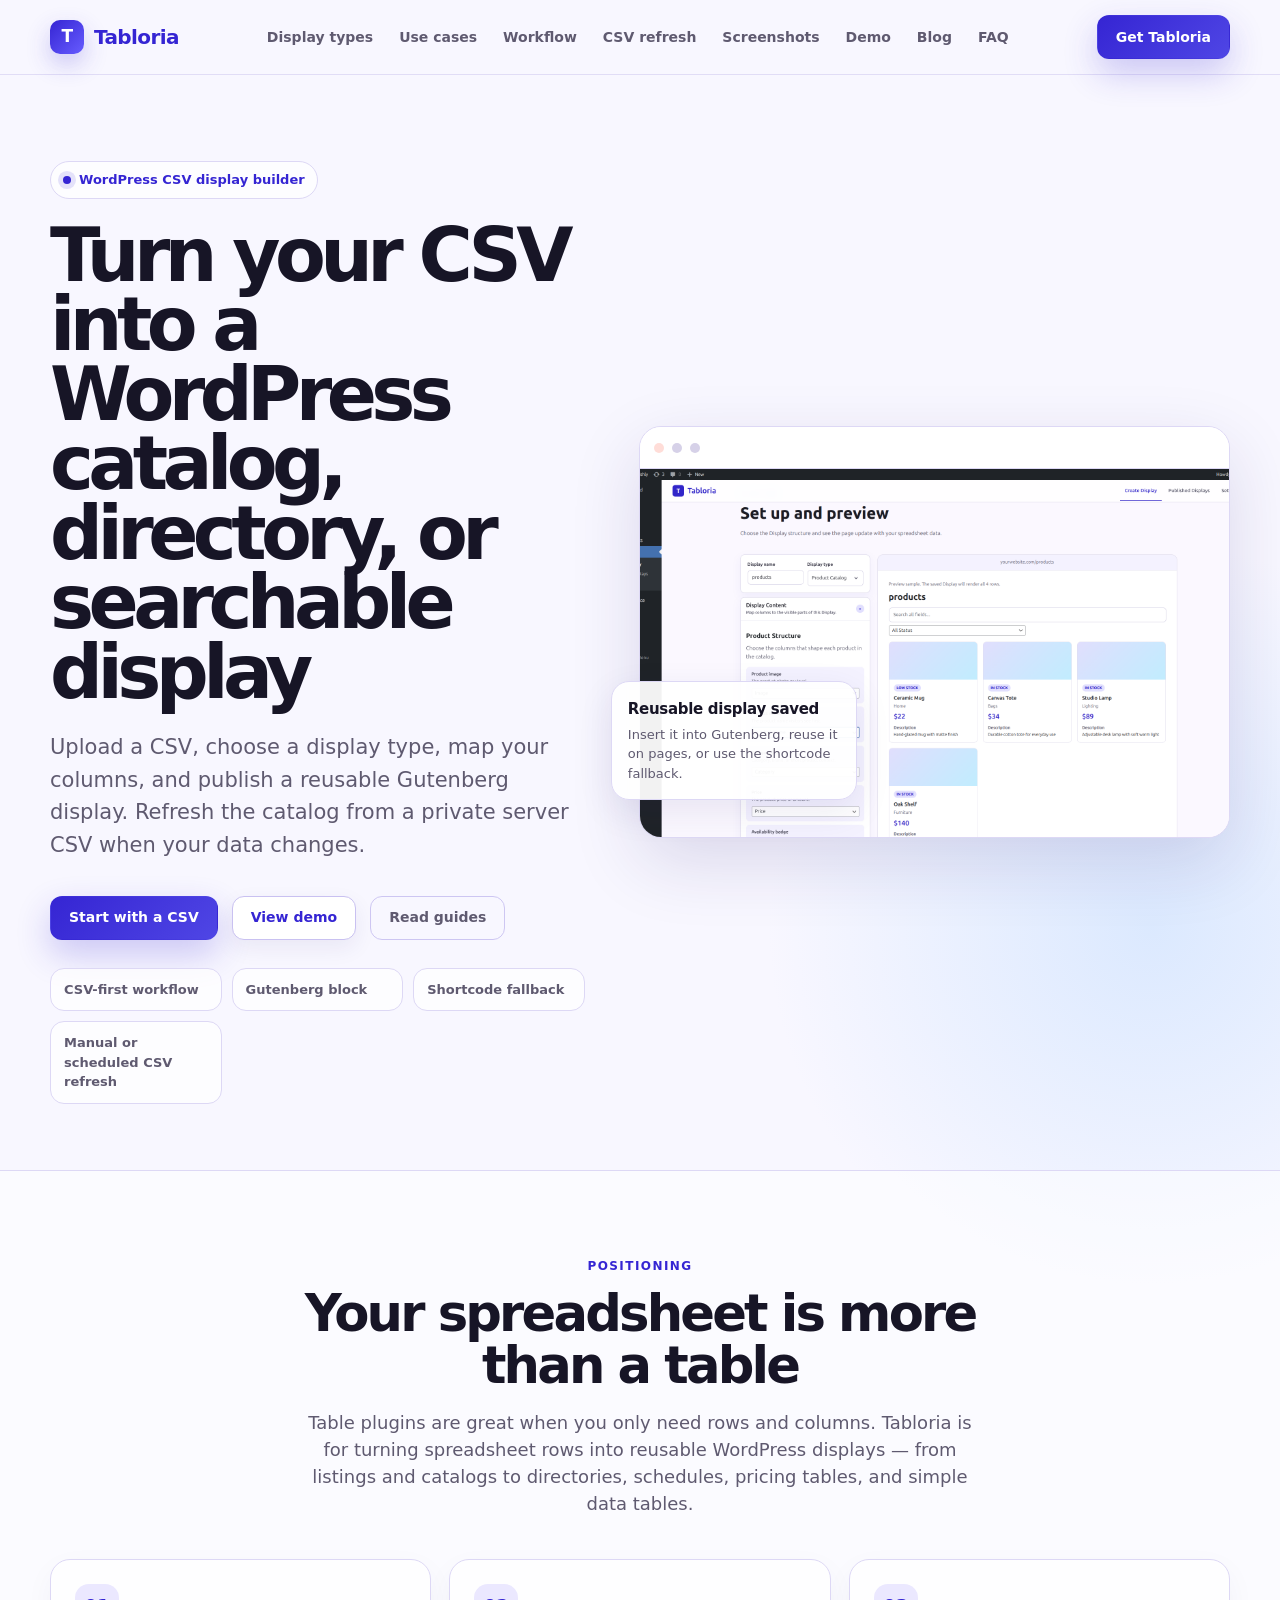
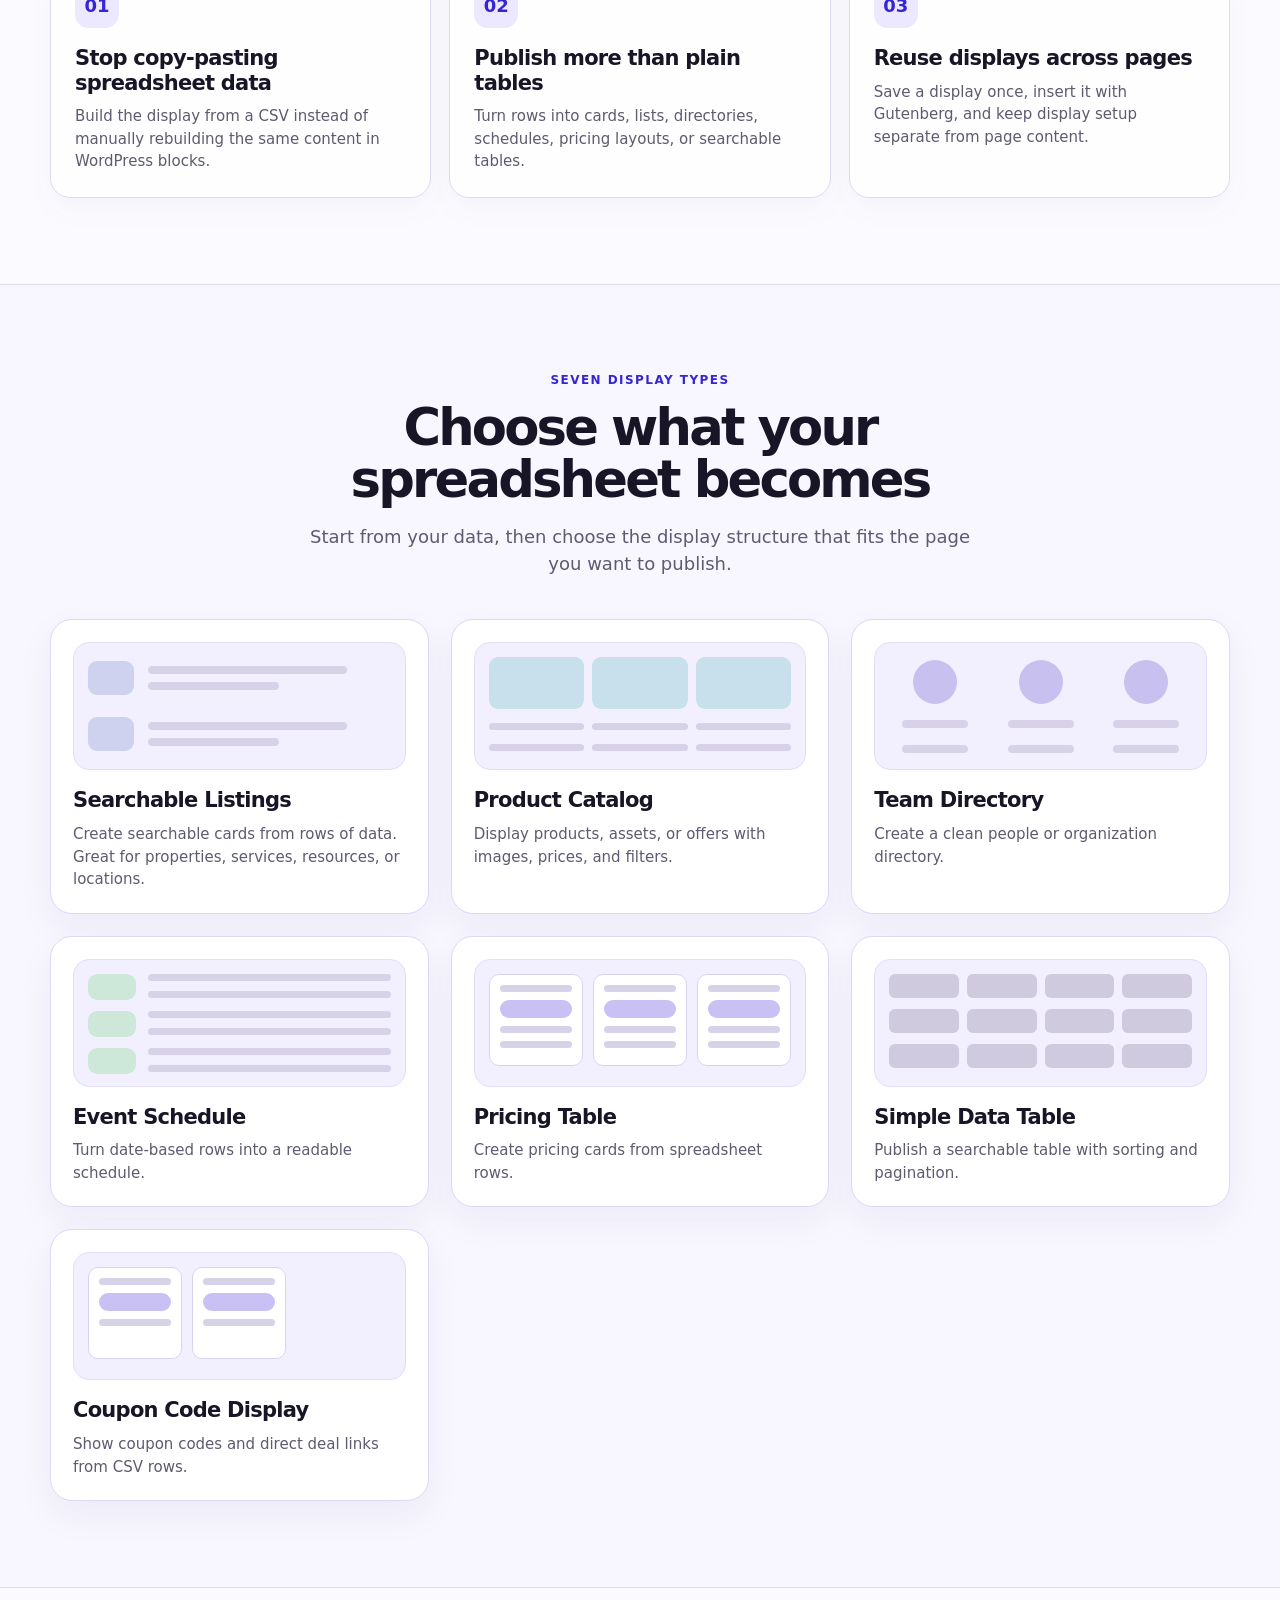
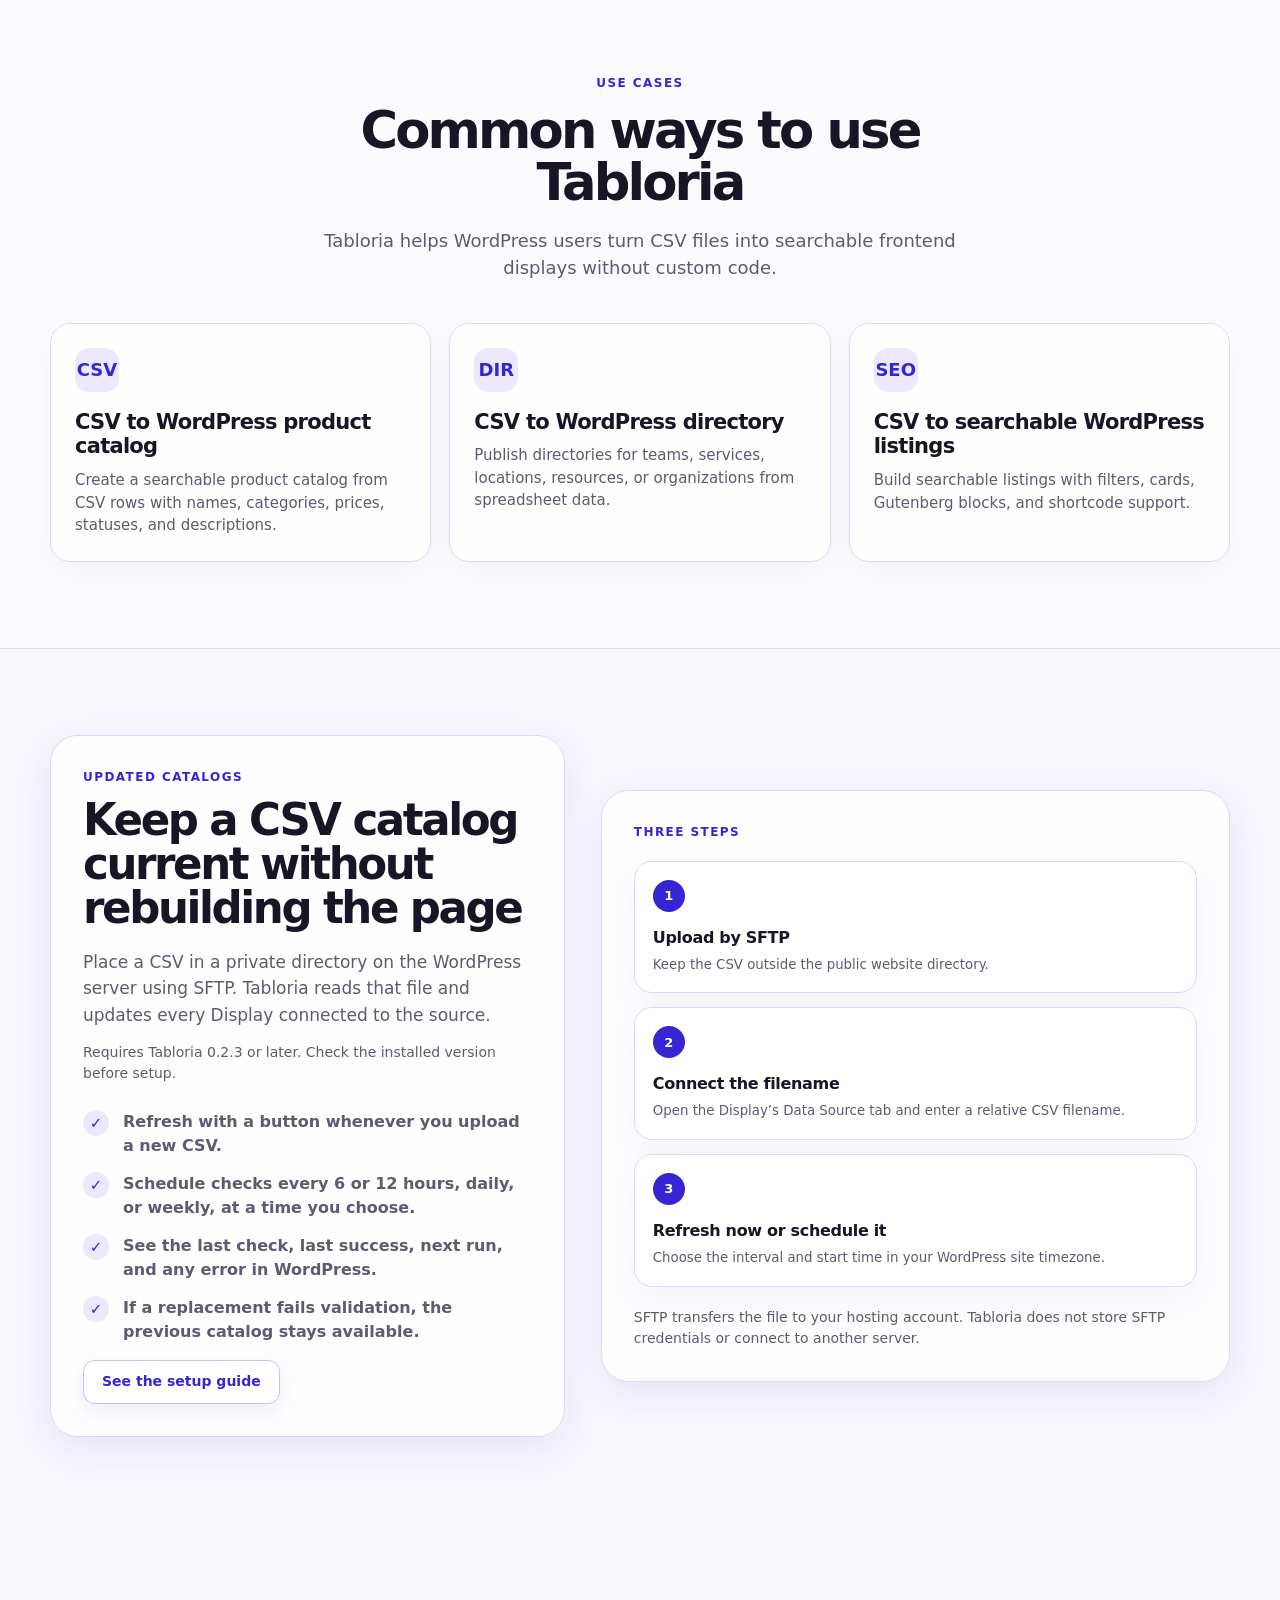
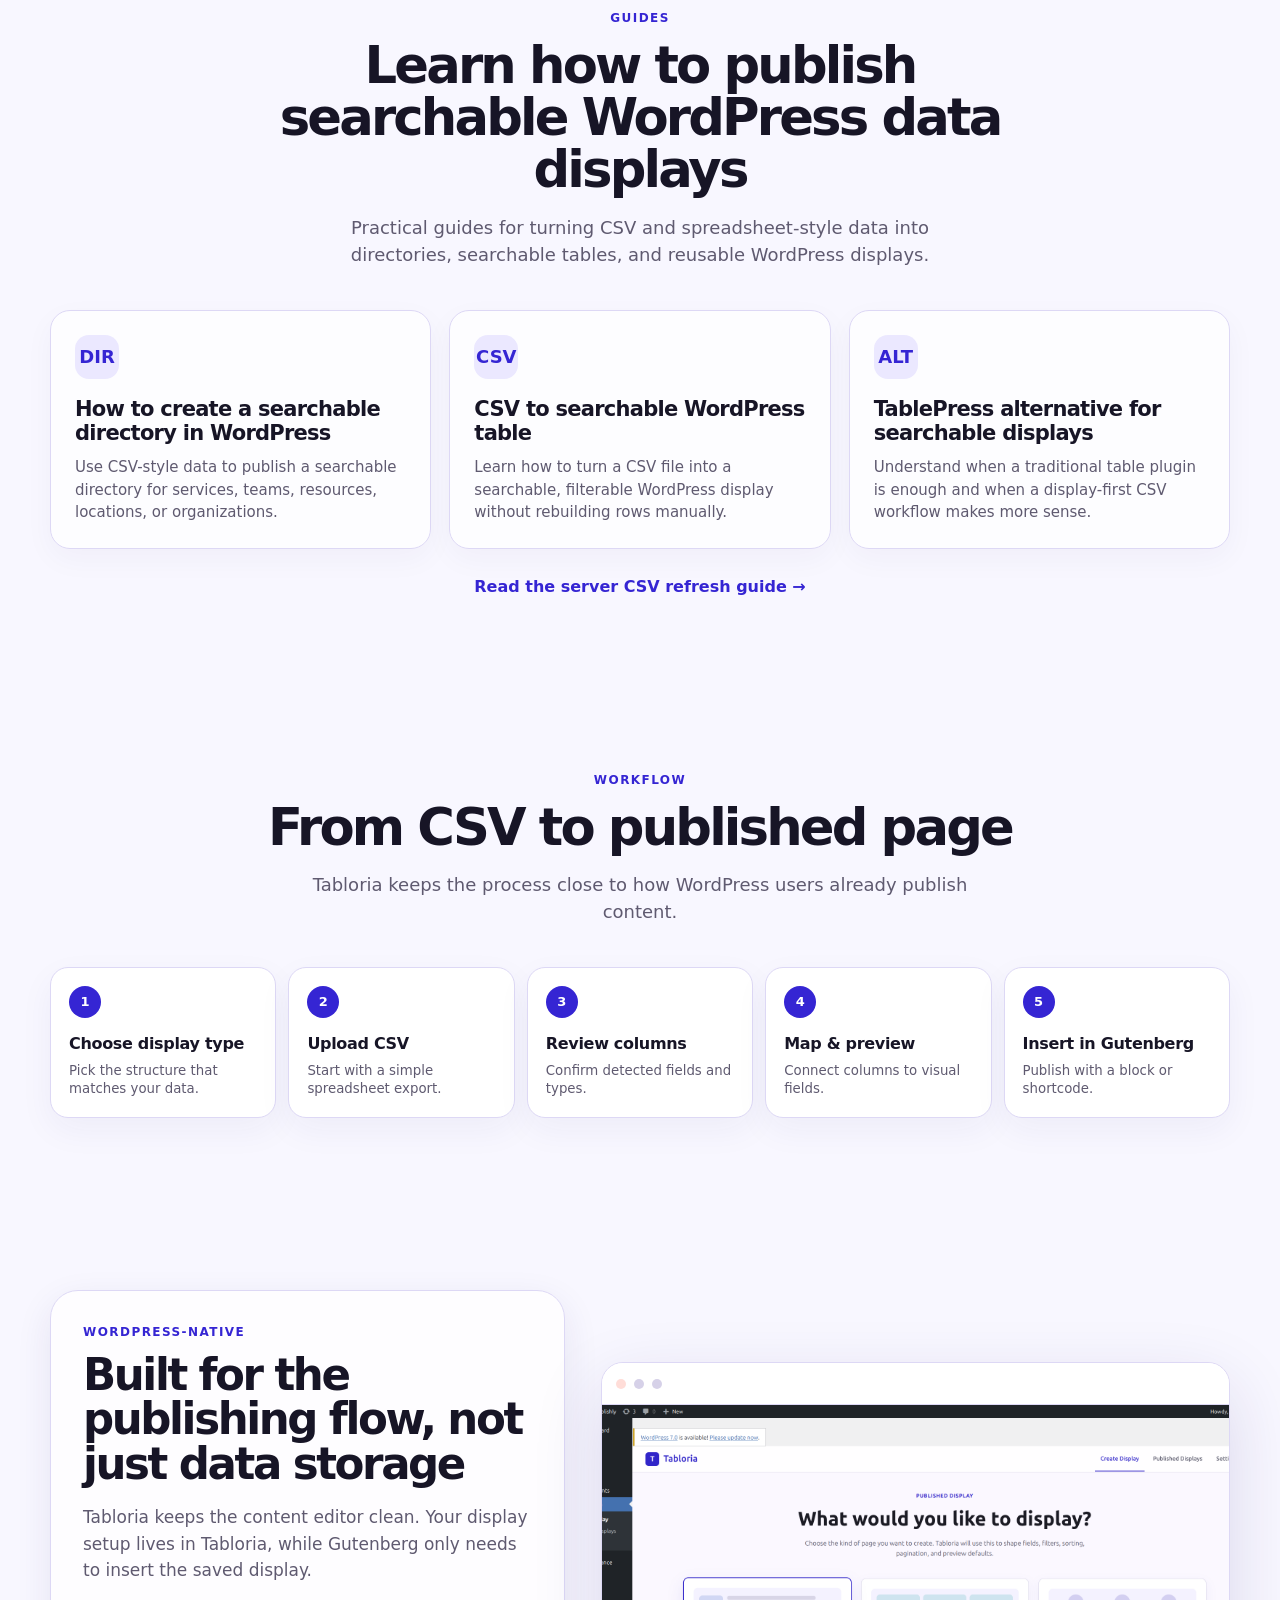
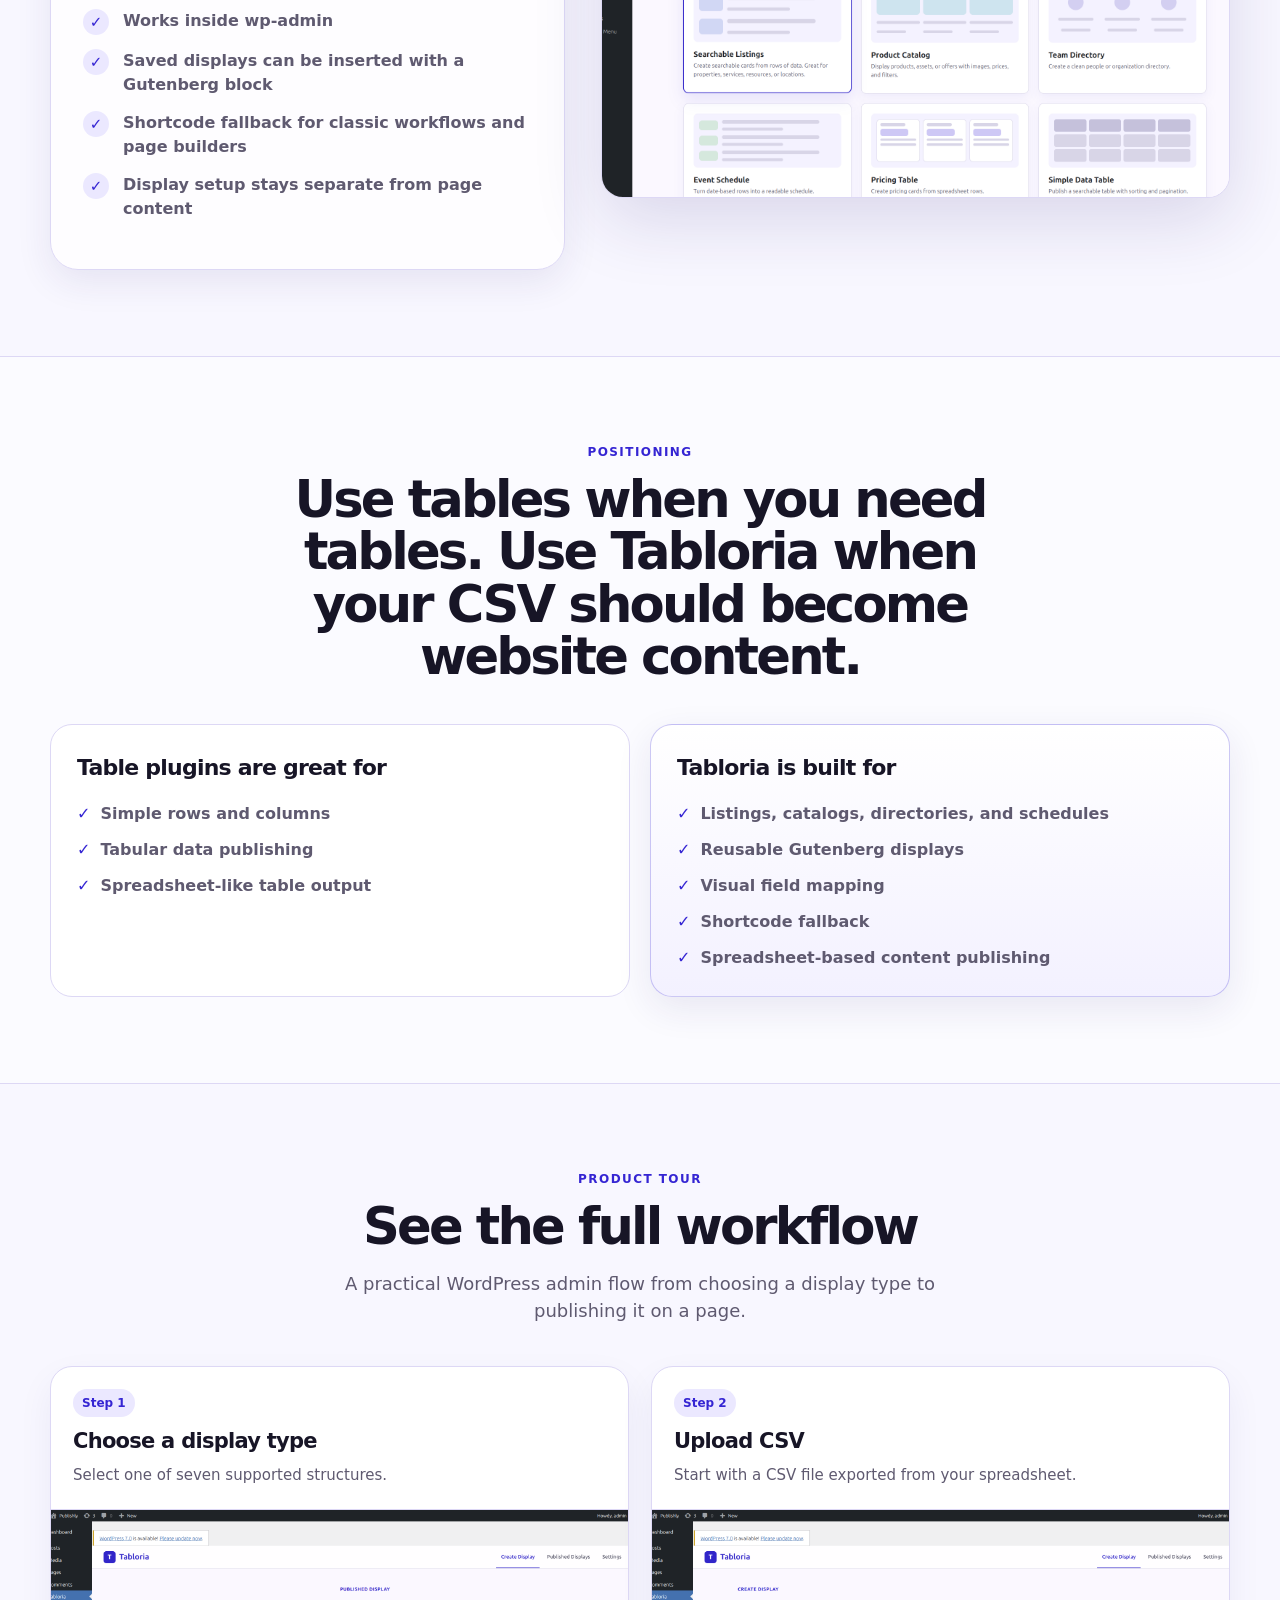
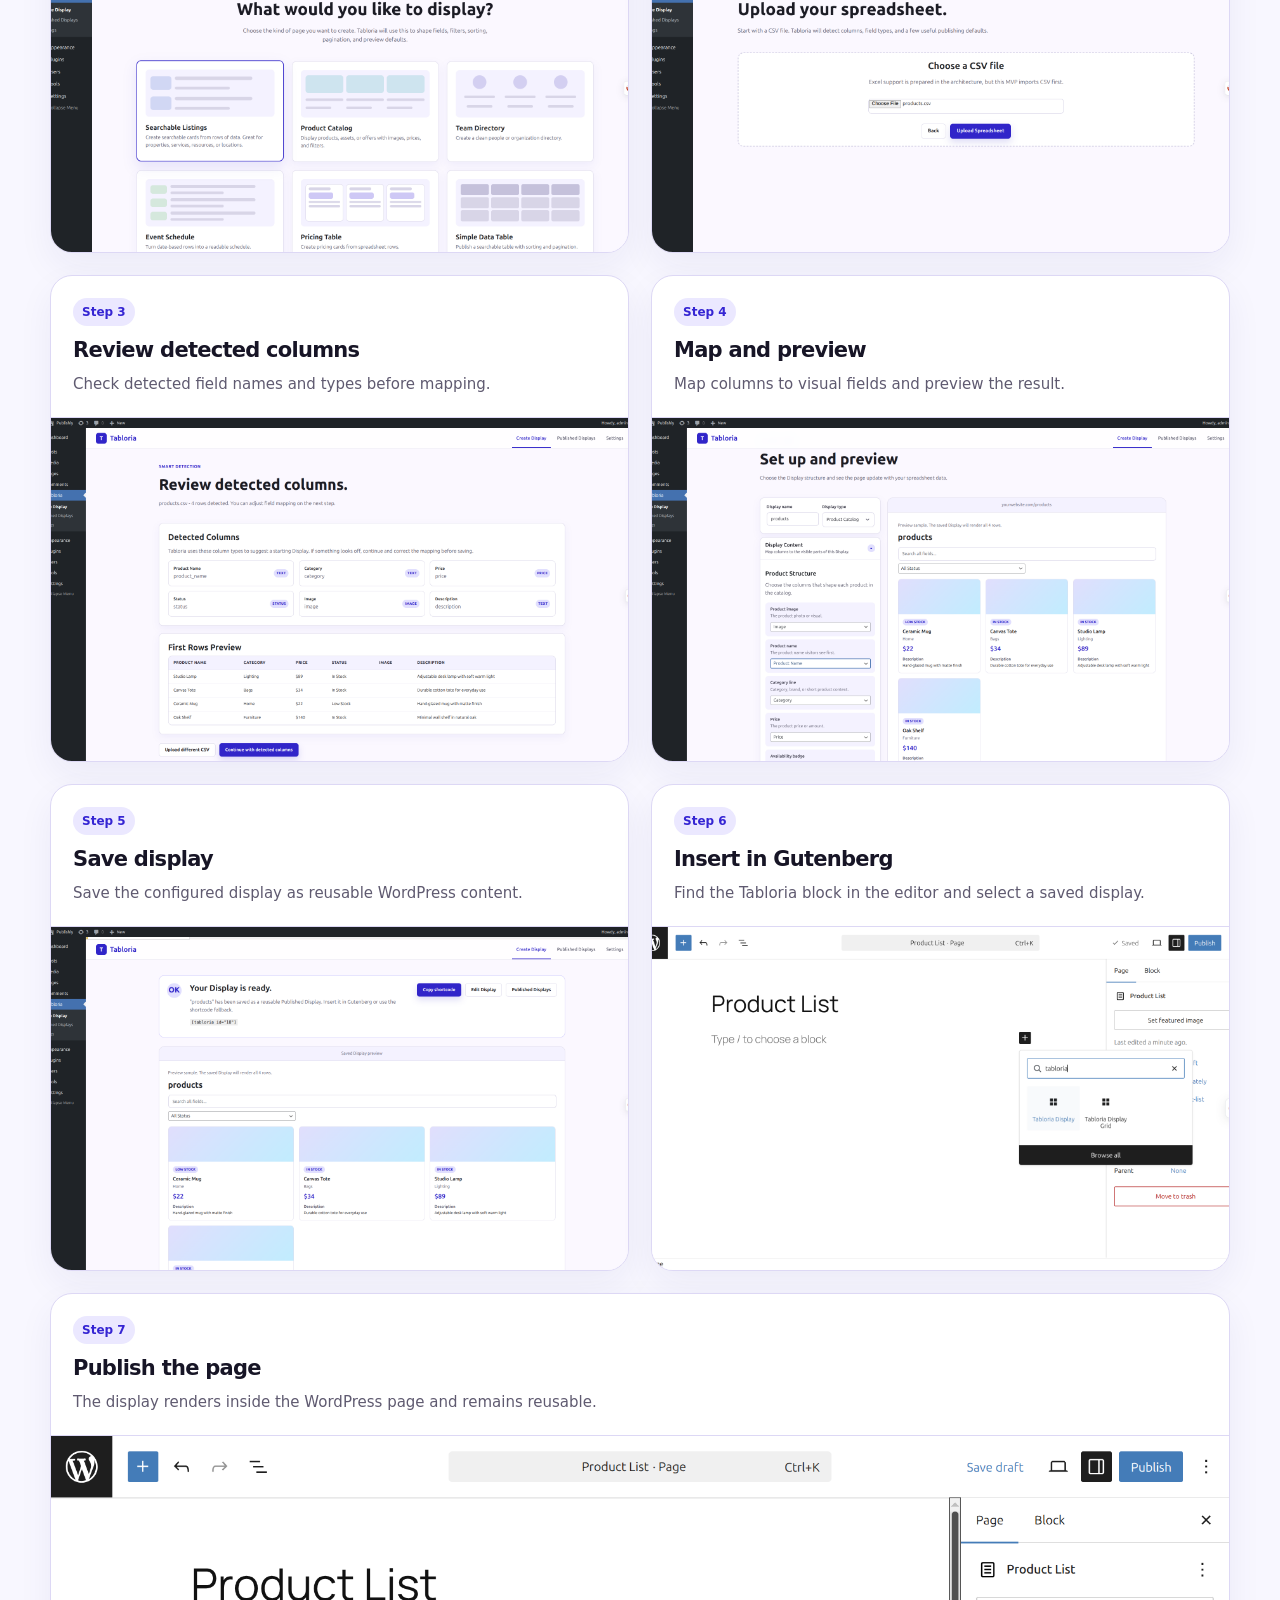
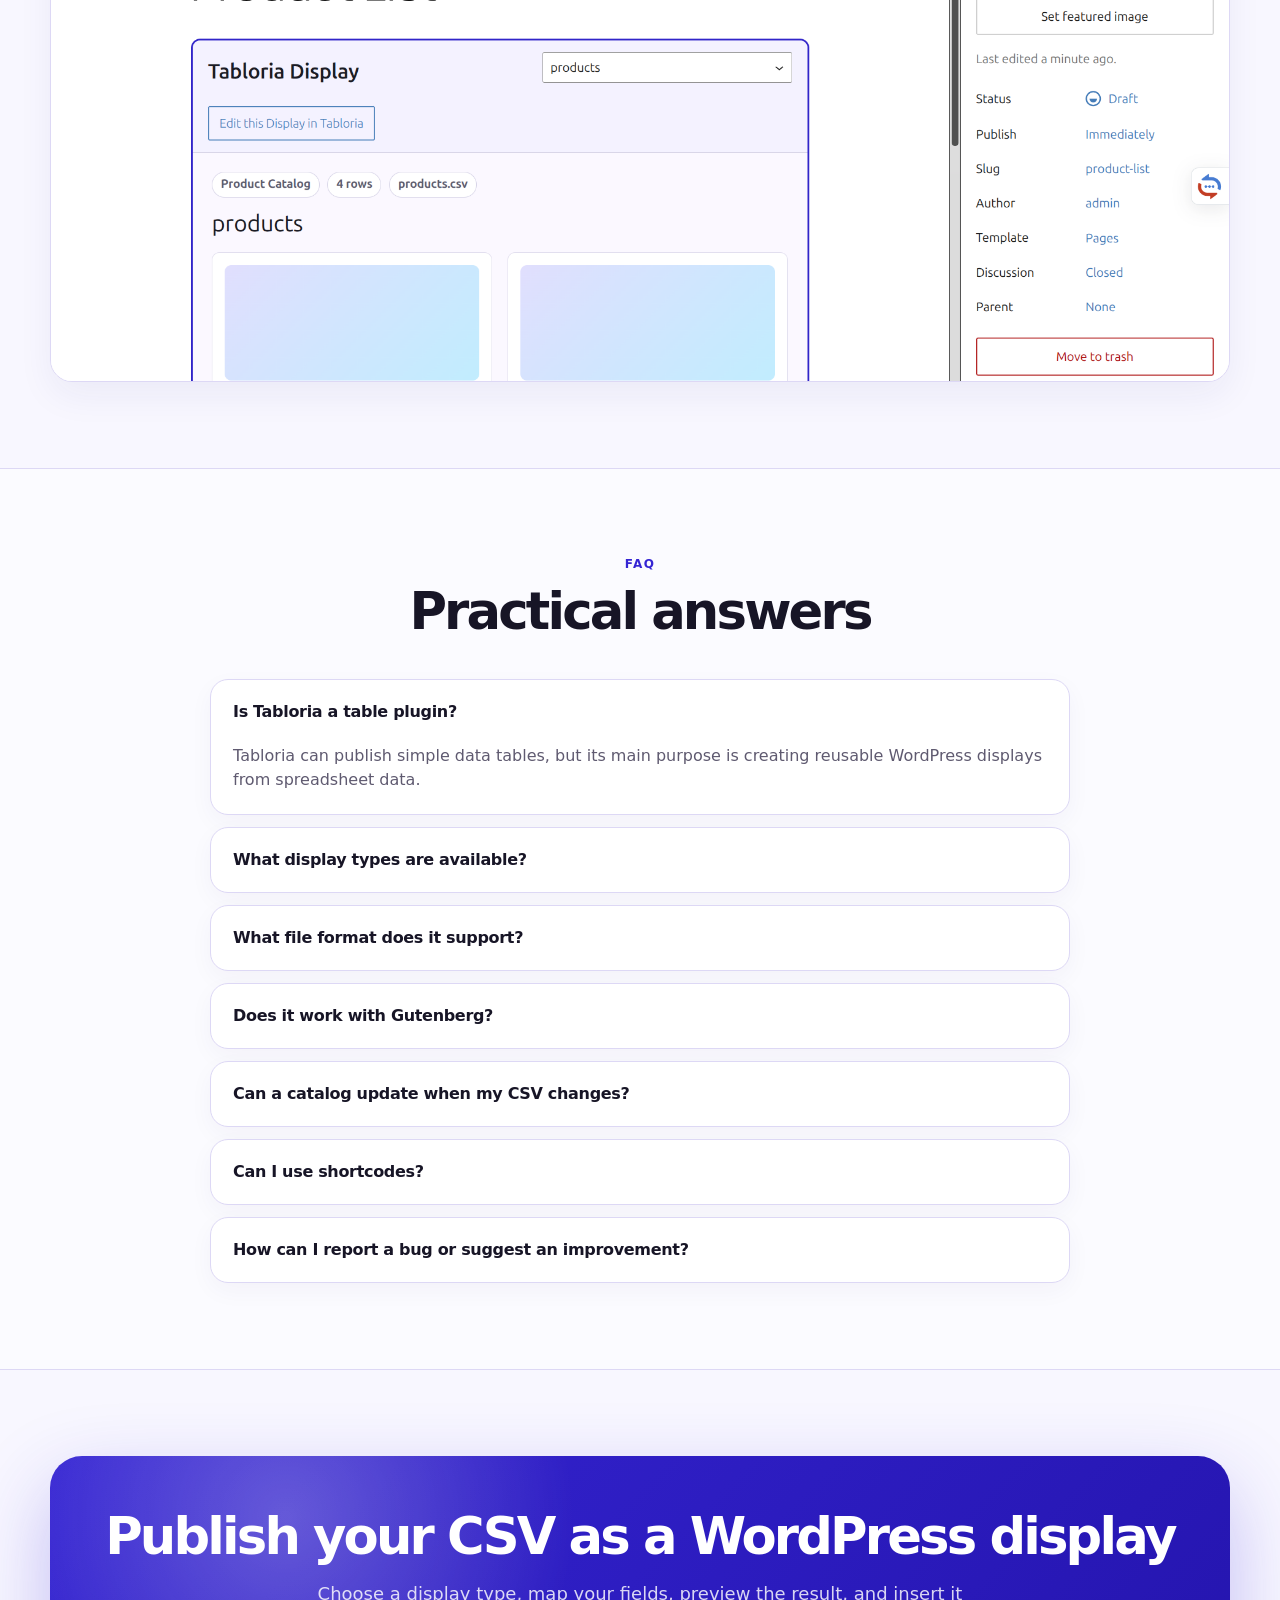
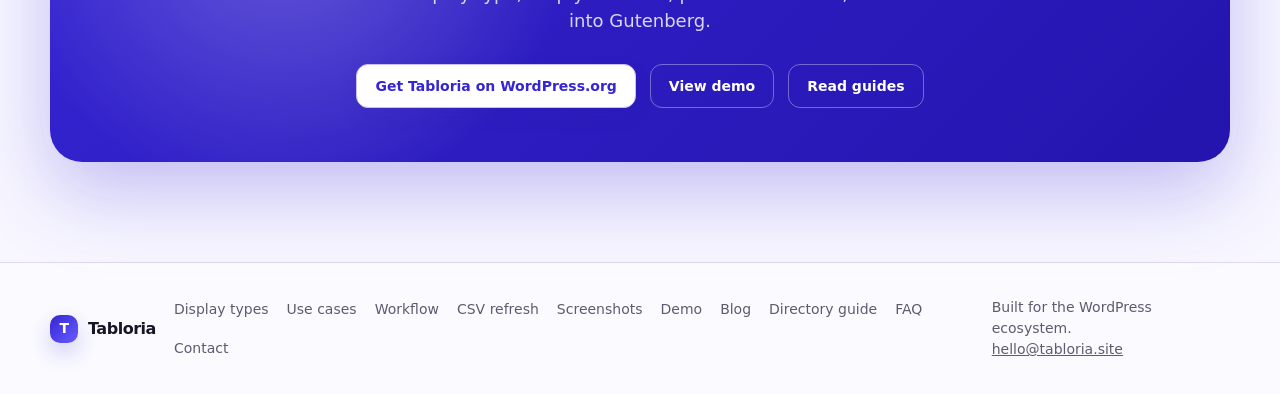
<file: index.html>
<!doctype html>
<html lang="en">
<head>
  <meta charset="utf-8" />
  <meta name="viewport" content="width=device-width, initial-scale=1" />

  <title>Tabloria — Searchable CSV Catalogs for WordPress</title>

  <meta
    name="description"
    content="Turn CSV files into searchable WordPress catalogs and directories. Refresh a private server CSV manually or on a schedule with Tabloria."
  />

  <link rel="canonical" href="https://tabloria.site/" />
  <link rel="icon" href="/favicon.ico" sizes="any" />
  <link rel="icon" type="image/png" href="/favicon-32x32.png" />
  <link rel="apple-touch-icon" href="/apple-touch-icon.png" />

<meta property="og:type" content="website" />
<meta property="og:title" content="Tabloria — Searchable CSV Catalogs for WordPress" />
<meta
  property="og:description"
  content="Build searchable WordPress catalogs from CSV and refresh a private server file manually or on a schedule."
/>
<meta property="og:url" content="https://tabloria.site/" />
<meta property="og:image" content="https://tabloria.site/og-image.png" />
<meta property="og:image:width" content="1200" />
<meta property="og:image:height" content="630" />

<meta name="twitter:card" content="summary_large_image" />
<meta name="twitter:url" content="https://tabloria.site/" />
<meta name="twitter:title" content="Tabloria — Searchable CSV Catalogs for WordPress" />
<meta
  name="twitter:description"
  content="Build searchable WordPress catalogs from CSV and refresh a private server file manually or on a schedule."
/>
<meta name="twitter:image" content="https://tabloria.site/og-image.png" />
  
  <style>
    :root {
      --bg: #f8f7ff;
      --bg-soft: #f1efff;
      --surface: #ffffff;
      --surface-2: #fbfbff;
      --text: #171526;
      --muted: #5f5a70;
      --muted-2: #7d7890;
      --line: #ddd8f5;
      --line-strong: #c9c1f1;
      --primary: #3525d3;
      --primary-2: #4f46e5;
      --primary-soft: #ebe8ff;
      --primary-soft-2: #f3f1ff;
      --success-soft: #e7fff2;
      --shadow: 0 24px 70px rgba(39, 31, 113, 0.14);
      --shadow-soft: 0 12px 36px rgba(39, 31, 113, 0.09);
      --radius-xl: 28px;
      --radius-lg: 20px;
      --radius-md: 14px;
      --max: 1180px;
    }

    * {
      box-sizing: border-box;
    }

    html {
      scroll-behavior: smooth;
    }

    body {
      margin: 0;
      font-family: Inter, ui-sans-serif, system-ui, -apple-system, BlinkMacSystemFont, "Segoe UI", sans-serif;
      color: var(--text);
      background:
        radial-gradient(circle at 15% -10%, rgba(79, 70, 229, 0.18), transparent 28rem),
        radial-gradient(circle at 90% 8%, rgba(191, 219, 254, 0.5), transparent 24rem),
        var(--bg);
      line-height: 1.5;
    }

    a {
      color: inherit;
      text-decoration: none;
    }

    img {
      max-width: 100%;
      display: block;
    }

    .container {
      width: min(var(--max), calc(100% - 40px));
      margin: 0 auto;
    }

    .nav {
      position: sticky;
      top: 0;
      z-index: 20;
      background: rgba(248, 247, 255, 0.82);
      backdrop-filter: blur(18px);
      border-bottom: 1px solid rgba(221, 216, 245, 0.82);
    }

    .nav-inner {
      height: 74px;
      display: flex;
      align-items: center;
      justify-content: space-between;
      gap: 24px;
    }

    .brand {
      display: inline-flex;
      align-items: center;
      gap: 10px;
      font-weight: 780;
      letter-spacing: -0.03em;
      font-size: 20px;
      color: var(--primary);
    }

    .brand-mark {
      width: 34px;
      height: 34px;
      display: grid;
      place-items: center;
      border-radius: 10px;
      color: white;
      background: linear-gradient(135deg, var(--primary), #675cff);
      box-shadow: 0 10px 24px rgba(53, 37, 211, 0.24);
      font-size: 17px;
      font-weight: 800;
    }

    .nav-links {
      display: flex;
      align-items: center;
      gap: 26px;
      color: var(--muted);
      font-weight: 650;
      font-size: 14px;
    }

    .nav-links a:hover {
      color: var(--primary);
    }

    .actions {
      display: flex;
      align-items: center;
      gap: 12px;
    }

    .btn {
      display: inline-flex;
      justify-content: center;
      align-items: center;
      gap: 8px;
      min-height: 44px;
      padding: 0 18px;
      border-radius: 12px;
      border: 1px solid transparent;
      font-weight: 760;
      font-size: 14px;
      cursor: pointer;
      transition: transform 0.16s ease, box-shadow 0.16s ease, background 0.16s ease;
      white-space: nowrap;
    }

    .btn:hover {
      transform: translateY(-1px);
    }

    .btn-primary {
      color: white;
      background: linear-gradient(135deg, var(--primary), var(--primary-2));
      box-shadow: 0 14px 34px rgba(53, 37, 211, 0.24);
    }

    .btn-secondary {
      color: var(--primary);
      background: white;
      border-color: var(--line-strong);
      box-shadow: 0 8px 22px rgba(39, 31, 113, 0.07);
    }

    .btn-ghost {
      color: var(--muted);
      background: transparent;
      border-color: rgba(201, 193, 241, 0.9);
    }

    .hero {
      padding: 86px 0 66px;
    }

    .hero-grid {
      display: grid;
      grid-template-columns: minmax(0, 0.95fr) minmax(0, 1.05fr);
      gap: 54px;
      align-items: center;
    }

    .eyebrow {
      display: inline-flex;
      align-items: center;
      gap: 8px;
      padding: 8px 12px;
      border: 1px solid var(--line);
      border-radius: 999px;
      background: rgba(255, 255, 255, 0.76);
      color: var(--primary);
      font-weight: 760;
      font-size: 13px;
      margin-bottom: 22px;
    }

    .eyebrow-dot {
      width: 8px;
      height: 8px;
      border-radius: 999px;
      background: var(--primary);
      box-shadow: 0 0 0 5px rgba(53, 37, 211, 0.12);
    }

    h1 {
      margin: 0;
      max-width: 740px;
      font-size: clamp(44px, 6vw, 74px);
      line-height: 0.94;
      letter-spacing: -0.075em;
      font-weight: 850;
    }

    .lead {
      margin: 24px 0 0;
      max-width: 660px;
      color: var(--muted);
      font-size: clamp(18px, 2vw, 21px);
      line-height: 1.55;
    }

    .hero-actions {
      display: flex;
      flex-wrap: wrap;
      gap: 14px;
      margin-top: 34px;
    }

    .hero-points {
      display: grid;
      grid-template-columns: repeat(3, minmax(0, 1fr));
      gap: 10px;
      margin-top: 28px;
      max-width: 600px;
    }

    .hero-point {
      padding: 11px 13px;
      border-radius: 14px;
      border: 1px solid var(--line);
      background: rgba(255, 255, 255, 0.72);
      color: var(--muted);
      font-size: 13px;
      font-weight: 700;
    }

    .hero-visual {
      position: relative;
    }

    .browser {
      border: 1px solid var(--line);
      border-radius: 22px;
      background: var(--surface);
      box-shadow: var(--shadow);
      overflow: hidden;
    }

    .browser-top {
      height: 42px;
      display: flex;
      align-items: center;
      gap: 8px;
      padding: 0 14px;
      border-bottom: 1px solid var(--line);
      background: #fff;
    }

    .dot {
      width: 10px;
      height: 10px;
      border-radius: 999px;
      background: #d6d1e8;
    }

    .dot:first-child {
      background: #ffddd8;
    }

    .browser img {
      width: 100%;
      aspect-ratio: 16 / 10;
      object-fit: cover;
      object-position: center top;
    }

    .float-card {
      position: absolute;
      left: -28px;
      bottom: 38px;
      width: 246px;
      padding: 16px;
      border-radius: 18px;
      border: 1px solid var(--line);
      background: rgba(255, 255, 255, 0.94);
      box-shadow: var(--shadow-soft);
    }

    .float-card strong {
      display: block;
      font-size: 15px;
      letter-spacing: -0.02em;
    }

    .float-card span {
      display: block;
      margin-top: 4px;
      color: var(--muted);
      font-size: 13px;
    }

    .section {
      padding: 86px 0;
    }

    .section.alt {
      background: rgba(255, 255, 255, 0.55);
      border-top: 1px solid var(--line);
      border-bottom: 1px solid var(--line);
    }

    .section-head {
      text-align: center;
      margin: 0 auto 42px;
      max-width: 760px;
    }

    .kicker {
      color: var(--primary);
      text-transform: uppercase;
      letter-spacing: 0.12em;
      font-size: 12px;
      font-weight: 820;
      margin-bottom: 12px;
    }

    h2 {
      margin: 0;
      font-size: clamp(34px, 4vw, 52px);
      line-height: 1.02;
      letter-spacing: -0.055em;
      font-weight: 840;
    }

    .section-head p {
      margin: 18px auto 0;
      color: var(--muted);
      font-size: 18px;
      max-width: 680px;
    }

    .value-grid {
      display: grid;
      grid-template-columns: repeat(3, minmax(0, 1fr));
      gap: 18px;
    }

    .value-card {
      padding: 24px;
      border-radius: var(--radius-lg);
      border: 1px solid var(--line);
      background: rgba(255, 255, 255, 0.8);
      box-shadow: 0 10px 30px rgba(39, 31, 113, 0.04);
    }

    .icon {
      width: 44px;
      height: 44px;
      display: grid;
      place-items: center;
      border-radius: 14px;
      background: var(--primary-soft);
      color: var(--primary);
      font-weight: 800;
      font-size: 18px;
      margin-bottom: 18px;
    }

    .value-card h3,
    .display-card h3,
    .tour-card h3 {
      margin: 0;
      font-size: 21px;
      letter-spacing: -0.035em;
      line-height: 1.18;
    }

    .value-card p,
    .display-card p,
    .tour-card p {
      margin: 10px 0 0;
      color: var(--muted);
      font-size: 15px;
    }

    .display-grid {
      display: grid;
      grid-template-columns: repeat(3, minmax(0, 1fr));
      gap: 22px;
    }

    .display-card {
      padding: 22px;
      border-radius: 22px;
      border: 1px solid var(--line);
      background: white;
      box-shadow: 0 14px 36px rgba(39, 31, 113, 0.06);
      transition: transform 0.16s ease, border-color 0.16s ease, box-shadow 0.16s ease;
    }

    .display-card:hover {
      transform: translateY(-3px);
      border-color: var(--primary);
      box-shadow: 0 20px 46px rgba(39, 31, 113, 0.12);
    }

    .display-thumb {
      height: 128px;
      border-radius: 16px;
      background: #f2f0ff;
      border: 1px solid #e3def7;
      margin-bottom: 18px;
      padding: 14px;
      overflow: hidden;
    }

    .skeleton-line,
    .skeleton-dot,
    .skeleton-block {
      background: #d7d2e8;
      border-radius: 999px;
    }

    .skeleton-block {
      border-radius: 9px;
    }

    .mock-list {
      display: grid;
      gap: 14px;
    }

    .mock-list-row {
      display: grid;
      grid-template-columns: 46px 1fr;
      gap: 14px;
      align-items: center;
    }

    .mock-list-row .skeleton-block {
      width: 46px;
      height: 34px;
      background: #cfd2ef;
    }

    .mock-list-row .lines {
      display: grid;
      gap: 8px;
    }

    .mock-list-row .lines .skeleton-line:first-child {
      width: 82%;
      height: 8px;
    }

    .mock-list-row .lines .skeleton-line:last-child {
      width: 54%;
      height: 8px;
    }

    .mock-catalog {
      display: grid;
      grid-template-columns: repeat(3, 1fr);
      gap: 8px;
    }

    .mock-catalog .item {
      display: grid;
      gap: 9px;
    }

    .mock-catalog .skeleton-block {
      height: 52px;
      background: #c8e0eb;
    }

    .mock-catalog .skeleton-line {
      height: 7px;
    }

    .mock-people {
      display: grid;
      grid-template-columns: repeat(3, 1fr);
      gap: 14px;
      text-align: center;
    }

    .mock-people .person {
      display: grid;
      place-items: center;
      gap: 12px;
    }

    .mock-people .skeleton-dot {
      width: 44px;
      height: 44px;
      background: #c8c1ef;
    }

    .mock-people .skeleton-line {
      height: 8px;
      width: 72%;
    }

    .mock-schedule {
      display: grid;
      gap: 11px;
    }

    .mock-schedule .row {
      display: grid;
      grid-template-columns: 48px 1fr;
      gap: 12px;
    }

    .mock-schedule .skeleton-block {
      height: 26px;
      background: #cde8d8;
    }

    .mock-schedule .lines {
      display: grid;
      gap: 8px;
    }

    .mock-schedule .skeleton-line {
      height: 7px;
    }

    .mock-pricing {
      display: grid;
      grid-template-columns: repeat(3, 1fr);
      gap: 10px;
    }

    .mock-price-card {
      height: 92px;
      border-radius: 10px;
      border: 1px solid #d9d3f0;
      background: #fff;
      padding: 10px;
      display: grid;
      align-content: start;
      gap: 8px;
    }

    .mock-price-card .skeleton-line {
      height: 7px;
    }

    .mock-price-card .skeleton-block {
      height: 18px;
      background: #c9c0f4;
    }

    .mock-table {
      display: grid;
      gap: 8px;
    }

    .mock-table .table-row {
      display: grid;
      grid-template-columns: repeat(4, 1fr);
      gap: 8px;
    }

    .mock-table .skeleton-block {
      height: 24px;
      background: #cfcade;
      border-radius: 6px;
    }

    .workflow {
      display: grid;
      grid-template-columns: repeat(5, minmax(0, 1fr));
      gap: 12px;
      align-items: stretch;
      margin-top: 34px;
    }

    .workflow-step {
      position: relative;
      padding: 18px;
      border-radius: 18px;
      background: white;
      border: 1px solid var(--line);
      box-shadow: 0 12px 34px rgba(39, 31, 113, 0.05);
    }

    .step-no {
      width: 32px;
      height: 32px;
      display: grid;
      place-items: center;
      border-radius: 999px;
      background: var(--primary);
      color: #fff;
      font-weight: 800;
      font-size: 13px;
      margin-bottom: 14px;
    }

    .workflow-step strong {
      display: block;
      letter-spacing: -0.02em;
    }

    .workflow-step small {
      display: block;
      margin-top: 6px;
      color: var(--muted);
      line-height: 1.4;
    }

    .feature-split {
      display: grid;
      grid-template-columns: 0.9fr 1.1fr;
      gap: 36px;
      align-items: center;
    }

    .panel {
      padding: 32px;
      border: 1px solid var(--line);
      border-radius: var(--radius-xl);
      background: rgba(255, 255, 255, 0.82);
      box-shadow: var(--shadow-soft);
    }

    .panel h2 {
      font-size: clamp(30px, 3.4vw, 44px);
    }

    .check-list {
      display: grid;
      gap: 14px;
      margin-top: 26px;
      padding: 0;
      list-style: none;
    }

    .check-list li {
      display: grid;
      grid-template-columns: 28px 1fr;
      gap: 12px;
      color: var(--muted);
      font-weight: 620;
    }

    .check {
      width: 26px;
      height: 26px;
      display: grid;
      place-items: center;
      border-radius: 999px;
      color: var(--primary);
      background: var(--primary-soft);
      font-size: 15px;
      font-weight: 900;
    }

    .comparison {
      display: grid;
      grid-template-columns: repeat(2, minmax(0, 1fr));
      gap: 20px;
      margin-top: 36px;
    }

    .compare-card {
      padding: 26px;
      border-radius: 22px;
      background: white;
      border: 1px solid var(--line);
    }

    .compare-card.primary {
      background: linear-gradient(180deg, #fff, var(--primary-soft-2));
      border-color: rgba(53, 37, 211, 0.25);
      box-shadow: var(--shadow-soft);
    }

    .compare-card h3 {
      margin: 0 0 18px;
      font-size: 22px;
      letter-spacing: -0.035em;
    }

    .compare-card ul {
      margin: 0;
      padding: 0;
      list-style: none;
      display: grid;
      gap: 12px;
      color: var(--muted);
      font-weight: 620;
    }

    .compare-card li {
      display: flex;
      gap: 10px;
      align-items: flex-start;
    }

    .compare-card .mark {
      color: var(--primary);
      font-weight: 900;
    }

    .tour-grid {
      display: grid;
      grid-template-columns: repeat(2, minmax(0, 1fr));
      gap: 22px;
    }

    .tour-card {
      overflow: hidden;
      border-radius: 22px;
      border: 1px solid var(--line);
      background: white;
      box-shadow: 0 14px 36px rgba(39, 31, 113, 0.06);
    }

    .tour-copy {
      padding: 22px;
      border-bottom: 1px solid var(--line);
    }

    .step-pill {
      display: inline-flex;
      margin-bottom: 12px;
      border-radius: 999px;
      padding: 5px 9px;
      background: var(--primary-soft);
      color: var(--primary);
      font-size: 12px;
      font-weight: 820;
    }

    .tour-card img {
      width: 100%;
      aspect-ratio: 16 / 9.5;
      object-fit: cover;
      object-position: center top;
      background: var(--primary-soft-2);
    }

    .tour-card.wide {
      grid-column: 1 / -1;
    }

    .tour-card.wide img {
      aspect-ratio: 16 / 7.4;
    }

    .faq {
      display: grid;
      gap: 12px;
      max-width: 860px;
      margin: 0 auto;
    }

    details {
      border-radius: 18px;
      border: 1px solid var(--line);
      background: white;
      box-shadow: 0 8px 24px rgba(39, 31, 113, 0.04);
      overflow: hidden;
    }

    summary {
      cursor: pointer;
      padding: 20px 22px;
      font-weight: 780;
      letter-spacing: -0.02em;
      list-style: none;
    }

    summary::-webkit-details-marker {
      display: none;
    }

    details p {
      margin: 0;
      padding: 0 22px 22px;
      color: var(--muted);
    }

    .cta {
      padding: 86px 0 100px;
    }

    .cta-box {
      position: relative;
      overflow: hidden;
      text-align: center;
      padding: 54px 28px;
      border-radius: 32px;
      color: white;
      background:
        radial-gradient(circle at 20% 20%, rgba(255,255,255,0.25), transparent 18rem),
        linear-gradient(135deg, var(--primary), #2414ad);
      box-shadow: 0 30px 80px rgba(53, 37, 211, 0.28);
    }

    .cta-box h2 {
      color: white;
    }

    .cta-box p {
      color: rgba(255,255,255,0.82);
      margin: 18px auto 0;
      font-size: 18px;
      max-width: 660px;
    }

    .cta-actions {
      display: flex;
      justify-content: center;
      flex-wrap: wrap;
      gap: 14px;
      margin-top: 30px;
    }

    footer {
      padding: 34px 0;
      border-top: 1px solid var(--line);
      color: var(--muted);
      background: rgba(255, 255, 255, 0.54);
      font-size: 14px;
    }

    .footer-inner {
      display: flex;
      align-items: center;
      justify-content: space-between;
      gap: 18px;
    }

    .footer-links {
      display: flex;
      gap: 18px;
      flex-wrap: wrap;
    }

    @media (max-width: 980px) {
      .hero-grid,
      .feature-split {
        grid-template-columns: 1fr;
      }

      .hero {
        padding-top: 54px;
      }

      .float-card {
        display: none;
      }

      .value-grid,
      .display-grid,
      .workflow {
        grid-template-columns: 1fr;
      }

      .workflow-step {
        display: grid;
        grid-template-columns: 48px 1fr;
        align-items: center;
        column-gap: 12px;
      }

      .workflow-step .step-no {
        margin: 0;
      }

      .comparison,
      .tour-grid {
        grid-template-columns: 1fr;
      }

      .tour-card.wide {
        grid-column: auto;
      }

      .tour-card.wide img {
        aspect-ratio: 16 / 9.5;
      }
    }

    @media (max-width: 740px) {
      .container {
        width: min(100% - 28px, var(--max));
      }

      .nav-inner {
        height: 66px;
      }

      .nav-links {
        display: none;
      }

      .actions .btn-ghost {
        display: none;
      }

      .hero-points {
        grid-template-columns: 1fr;
      }

      .hero-actions,
      .cta-actions {
        flex-direction: column;
      }

      .btn {
        width: 100%;
      }

      .section {
        padding: 64px 0;
      }

      .display-thumb {
        height: 118px;
      }

      .footer-inner {
        align-items: flex-start;
        flex-direction: column;
      }
    }
  </style>
</head>

<body>
  <header class="nav">
    <div class="container nav-inner">
      <a class="brand" href="index.html">
        <span class="brand-mark">T</span>
        <span>Tabloria</span>
      </a>

      <nav class="nav-links" aria-label="Main navigation">
        <a href="#display-types">Display types</a>
        <a href="#use-cases">Use cases</a>
        <a href="#workflow">Workflow</a>
        <a href="#csv-refresh">CSV refresh</a>
        <a href="#screenshots">Screenshots</a>
        <a href="demo.html">Demo</a>
        <a href="/blog/">Blog</a>
        <a href="#faq">FAQ</a>
      </nav>

      <div class="actions">
        <a class="btn btn-primary" href="https://wordpress.org/plugins/tabloria-searchable-displays/" target="_blank" rel="noopener">Get Tabloria</a>
      </div>
    </div>
  </header>

  <main>
    <section class="hero">
      <div class="container hero-grid">
        <div>
          <div class="eyebrow"><span class="eyebrow-dot"></span> WordPress CSV display builder</div>
          <h1>Turn your CSV into a WordPress catalog, directory, or searchable display</h1>
          <p class="lead">
            Upload a CSV, choose a display type, map your columns, and publish a reusable Gutenberg display. Refresh the catalog from a private server CSV when your data changes.
          </p>

          <div class="hero-actions">
            <a class="btn btn-primary" href="#cta">Start with a CSV</a>
            <a class="btn btn-secondary" href="demo.html">View demo</a>
            <a class="btn btn-ghost" href="/blog/">Read guides</a>
          </div>

          <div class="hero-points" aria-label="Product highlights">
            <div class="hero-point">CSV-first workflow</div>
            <div class="hero-point">Gutenberg block</div>
            <div class="hero-point">Shortcode fallback</div>
            <div class="hero-point">Manual or scheduled CSV refresh</div>
          </div>
        </div>

        <div class="hero-visual">
          <div class="browser">
            <div class="browser-top"><span class="dot"></span><span class="dot"></span><span class="dot"></span></div>
            <img src="image4.png" alt="Tabloria setup and preview screen inside WordPress admin" />
          </div>

          <div class="float-card">
            <strong>Reusable display saved</strong>
            <span>Insert it into Gutenberg, reuse it on pages, or use the shortcode fallback.</span>
          </div>
        </div>
      </div>
    </section>

    <section class="section alt">
      <div class="container">
        <div class="section-head">
          <div class="kicker">Positioning</div>
          <h2>Your spreadsheet is more than a table</h2>
          <p>
            Table plugins are great when you only need rows and columns. Tabloria is for turning spreadsheet rows into reusable WordPress displays — from listings and catalogs to directories, schedules, pricing tables, and simple data tables.
          </p>
        </div>

        <div class="value-grid">
          <article class="value-card">
            <div class="icon">01</div>
            <h3>Stop copy-pasting spreadsheet data</h3>
            <p>Build the display from a CSV instead of manually rebuilding the same content in WordPress blocks.</p>
          </article>

          <article class="value-card">
            <div class="icon">02</div>
            <h3>Publish more than plain tables</h3>
            <p>Turn rows into cards, lists, directories, schedules, pricing layouts, or searchable tables.</p>
          </article>

          <article class="value-card">
            <div class="icon">03</div>
            <h3>Reuse displays across pages</h3>
            <p>Save a display once, insert it with Gutenberg, and keep display setup separate from page content.</p>
          </article>
        </div>
      </div>
    </section>

    <section class="section" id="display-types">
      <div class="container">
        <div class="section-head">
          <div class="kicker">Seven display types</div>
          <h2>Choose what your spreadsheet becomes</h2>
          <p>Start from your data, then choose the display structure that fits the page you want to publish.</p>
        </div>

        <div class="display-grid">
          <article class="display-card">
            <div class="display-thumb mock-list">
              <div class="mock-list-row"><div class="skeleton-block"></div><div class="lines"><div class="skeleton-line"></div><div class="skeleton-line"></div></div></div>
              <div class="mock-list-row"><div class="skeleton-block"></div><div class="lines"><div class="skeleton-line"></div><div class="skeleton-line"></div></div></div>
            </div>
            <h3>Searchable Listings</h3>
            <p>Create searchable cards from rows of data. Great for properties, services, resources, or locations.</p>
          </article>

          <article class="display-card">
            <div class="display-thumb mock-catalog">
              <div class="item"><div class="skeleton-block"></div><div class="skeleton-line"></div><div class="skeleton-line"></div></div>
              <div class="item"><div class="skeleton-block"></div><div class="skeleton-line"></div><div class="skeleton-line"></div></div>
              <div class="item"><div class="skeleton-block"></div><div class="skeleton-line"></div><div class="skeleton-line"></div></div>
            </div>
            <h3>Product Catalog</h3>
            <p>Display products, assets, or offers with images, prices, and filters.</p>
          </article>

          <article class="display-card">
            <div class="display-thumb mock-people">
              <div class="person"><div class="skeleton-dot"></div><div class="skeleton-line"></div><div class="skeleton-line"></div></div>
              <div class="person"><div class="skeleton-dot"></div><div class="skeleton-line"></div><div class="skeleton-line"></div></div>
              <div class="person"><div class="skeleton-dot"></div><div class="skeleton-line"></div><div class="skeleton-line"></div></div>
            </div>
            <h3>Team Directory</h3>
            <p>Create a clean people or organization directory.</p>
          </article>

          <article class="display-card">
            <div class="display-thumb mock-schedule">
              <div class="row"><div class="skeleton-block"></div><div class="lines"><div class="skeleton-line"></div><div class="skeleton-line"></div></div></div>
              <div class="row"><div class="skeleton-block"></div><div class="lines"><div class="skeleton-line"></div><div class="skeleton-line"></div></div></div>
              <div class="row"><div class="skeleton-block"></div><div class="lines"><div class="skeleton-line"></div><div class="skeleton-line"></div></div></div>
            </div>
            <h3>Event Schedule</h3>
            <p>Turn date-based rows into a readable schedule.</p>
          </article>

          <article class="display-card">
            <div class="display-thumb mock-pricing">
              <div class="mock-price-card"><div class="skeleton-line"></div><div class="skeleton-block"></div><div class="skeleton-line"></div><div class="skeleton-line"></div></div>
              <div class="mock-price-card"><div class="skeleton-line"></div><div class="skeleton-block"></div><div class="skeleton-line"></div><div class="skeleton-line"></div></div>
              <div class="mock-price-card"><div class="skeleton-line"></div><div class="skeleton-block"></div><div class="skeleton-line"></div><div class="skeleton-line"></div></div>
            </div>
            <h3>Pricing Table</h3>
            <p>Create pricing cards from spreadsheet rows.</p>
          </article>

          <article class="display-card">
            <div class="display-thumb mock-table">
              <div class="table-row"><div class="skeleton-block"></div><div class="skeleton-block"></div><div class="skeleton-block"></div><div class="skeleton-block"></div></div>
              <div class="table-row"><div class="skeleton-block"></div><div class="skeleton-block"></div><div class="skeleton-block"></div><div class="skeleton-block"></div></div>
              <div class="table-row"><div class="skeleton-block"></div><div class="skeleton-block"></div><div class="skeleton-block"></div><div class="skeleton-block"></div></div>
            </div>
            <h3>Simple Data Table</h3>
            <p>Publish a searchable table with sorting and pagination.</p>
          </article>

          <article class="display-card">
            <div class="display-thumb mock-pricing">
              <div class="mock-price-card"><div class="skeleton-line"></div><div class="skeleton-block"></div><div class="skeleton-line"></div></div>
              <div class="mock-price-card"><div class="skeleton-line"></div><div class="skeleton-block"></div><div class="skeleton-line"></div></div>
            </div>
            <h3>Coupon Code Display</h3>
            <p>Show coupon codes and direct deal links from CSV rows.</p>
          </article>
        </div>
      </div>
    </section>

    <section class="section alt" id="use-cases">
      <div class="container">
        <div class="section-head">
          <div class="kicker">Use cases</div>
          <h2>Common ways to use Tabloria</h2>
          <p>
            Tabloria helps WordPress users turn CSV files into searchable frontend displays without custom code.
          </p>
        </div>

        <div class="value-grid">
          <article class="value-card">
            <div class="icon">CSV</div>
            <h3>CSV to WordPress product catalog</h3>
            <p>Create a searchable product catalog from CSV rows with names, categories, prices, statuses, and descriptions.</p>
          </article>

          <article class="value-card">
            <div class="icon">DIR</div>
            <h3>CSV to WordPress directory</h3>
            <p>Publish directories for teams, services, locations, resources, or organizations from spreadsheet data.</p>
          </article>

          <article class="value-card">
            <div class="icon">SEO</div>
            <h3>CSV to searchable WordPress listings</h3>
            <p>Build searchable listings with filters, cards, Gutenberg blocks, and shortcode support.</p>
          </article>
        </div>
      </div>
    </section>

    <section class="section" id="csv-refresh">
      <div class="container feature-split">
        <div class="panel">
          <div class="kicker">Updated catalogs</div>
          <h2>Keep a CSV catalog current without rebuilding the page</h2>
          <p class="lead" style="font-size:17px;margin-top:18px;">Place a CSV in a private directory on the WordPress server using SFTP. Tabloria reads that file and updates every Display connected to the source.</p>
          <p style="color:var(--muted);font-size:14px;margin:14px 0 0;">Requires Tabloria 0.2.3 or later. Check the installed version before setup.</p>
          <ul class="check-list">
            <li><span class="check">✓</span><span>Refresh with a button whenever you upload a new CSV.</span></li>
            <li><span class="check">✓</span><span>Schedule checks every 6 or 12 hours, daily, or weekly, at a time you choose.</span></li>
            <li><span class="check">✓</span><span>See the last check, last success, next run, and any error in WordPress.</span></li>
            <li><span class="check">✓</span><span>If a replacement fails validation, the previous catalog stays available.</span></li>
          </ul>
          <a class="btn btn-secondary" href="/blog/refresh-csv-wordpress-sftp/">See the setup guide</a>
        </div>
        <div class="panel">
          <div class="kicker">Three steps</div>
          <div class="workflow" style="grid-template-columns:1fr;gap:14px;margin-top:20px;">
            <div class="workflow-step"><div class="step-no">1</div><div><strong>Upload by SFTP</strong><small>Keep the CSV outside the public website directory.</small></div></div>
            <div class="workflow-step"><div class="step-no">2</div><div><strong>Connect the filename</strong><small>Open the Display’s Data Source tab and enter a relative CSV filename.</small></div></div>
            <div class="workflow-step"><div class="step-no">3</div><div><strong>Refresh now or schedule it</strong><small>Choose the interval and start time in your WordPress site timezone.</small></div></div>
          </div>
          <p style="color:var(--muted);font-size:14px;margin:20px 0 0;">SFTP transfers the file to your hosting account. Tabloria does not store SFTP credentials or connect to another server.</p>
        </div>
      </div>
    </section>

    <section class="section" id="guides">
      <div class="container">
        <div class="section-head">
          <div class="kicker">Guides</div>
          <h2>Learn how to publish searchable WordPress data displays</h2>
          <p>
            Practical guides for turning CSV and spreadsheet-style data into directories, searchable tables, and reusable WordPress displays.
          </p>
        </div>

        <div class="value-grid">
          <article class="value-card">
            <div class="icon">DIR</div>
            <h3><a href="/blog/how-to-create-searchable-directory-wordpress/">How to create a searchable directory in WordPress</a></h3>
            <p>Use CSV-style data to publish a searchable directory for services, teams, resources, locations, or organizations.</p>
          </article>

          <article class="value-card">
            <div class="icon">CSV</div>
            <h3><a href="/blog/csv-to-searchable-table-wordpress/">CSV to searchable WordPress table</a></h3>
            <p>Learn how to turn a CSV file into a searchable, filterable WordPress display without rebuilding rows manually.</p>
          </article>

          <article class="value-card">
            <div class="icon">ALT</div>
            <h3><a href="/blog/tablepress-alternative-searchable-displays/">TablePress alternative for searchable displays</a></h3>
            <p>Understand when a traditional table plugin is enough and when a display-first CSV workflow makes more sense.</p>
          </article>
        </div>
        <p style="text-align:center;margin:26px 0 0;"><a href="/blog/refresh-csv-wordpress-sftp/" style="color:var(--primary);font-weight:750;">Read the server CSV refresh guide →</a></p>
      </div>
    </section>

    <section class="section" id="workflow">
      <div class="container">
        <div class="section-head">
          <div class="kicker">Workflow</div>
          <h2>From CSV to published page</h2>
          <p>Tabloria keeps the process close to how WordPress users already publish content.</p>
        </div>

        <div class="workflow">
          <article class="workflow-step">
            <div class="step-no">1</div>
            <div><strong>Choose display type</strong><small>Pick the structure that matches your data.</small></div>
          </article>
          <article class="workflow-step">
            <div class="step-no">2</div>
            <div><strong>Upload CSV</strong><small>Start with a simple spreadsheet export.</small></div>
          </article>
          <article class="workflow-step">
            <div class="step-no">3</div>
            <div><strong>Review columns</strong><small>Confirm detected fields and types.</small></div>
          </article>
          <article class="workflow-step">
            <div class="step-no">4</div>
            <div><strong>Map & preview</strong><small>Connect columns to visual fields.</small></div>
          </article>
          <article class="workflow-step">
            <div class="step-no">5</div>
            <div><strong>Insert in Gutenberg</strong><small>Publish with a block or shortcode.</small></div>
          </article>
        </div>
      </div>
    </section>

    <section class="section">
      <div class="container feature-split">
        <div class="panel">
          <div class="kicker">WordPress-native</div>
          <h2>Built for the publishing flow, not just data storage</h2>
          <p class="lead" style="font-size:17px;margin-top:18px;">
            Tabloria keeps the content editor clean. Your display setup lives in Tabloria, while Gutenberg only needs to insert the saved display.
          </p>

          <ul class="check-list">
            <li><span class="check">✓</span><span>Works inside wp-admin</span></li>
            <li><span class="check">✓</span><span>Saved displays can be inserted with a Gutenberg block</span></li>
            <li><span class="check">✓</span><span>Shortcode fallback for classic workflows and page builders</span></li>
            <li><span class="check">✓</span><span>Display setup stays separate from page content</span></li>
          </ul>
        </div>

        <div class="browser">
          <div class="browser-top"><span class="dot"></span><span class="dot"></span><span class="dot"></span></div>
          <img src="image1.png" alt="Tabloria display embedded inside the WordPress Gutenberg editor" />
        </div>
      </div>
    </section>

    <section class="section alt">
      <div class="container">
        <div class="section-head">
          <div class="kicker">Positioning</div>
          <h2>Use tables when you need tables. Use Tabloria when your CSV should become website content.</h2>
        </div>

        <div class="comparison">
          <article class="compare-card">
            <h3>Table plugins are great for</h3>
            <ul>
              <li><span class="mark">✓</span><span>Simple rows and columns</span></li>
              <li><span class="mark">✓</span><span>Tabular data publishing</span></li>
              <li><span class="mark">✓</span><span>Spreadsheet-like table output</span></li>
            </ul>
          </article>

          <article class="compare-card primary">
            <h3>Tabloria is built for</h3>
            <ul>
              <li><span class="mark">✓</span><span>Listings, catalogs, directories, and schedules</span></li>
              <li><span class="mark">✓</span><span>Reusable Gutenberg displays</span></li>
              <li><span class="mark">✓</span><span>Visual field mapping</span></li>
              <li><span class="mark">✓</span><span>Shortcode fallback</span></li>
              <li><span class="mark">✓</span><span>Spreadsheet-based content publishing</span></li>
            </ul>
          </article>
        </div>
      </div>
    </section>

    <section class="section" id="screenshots">
      <div class="container">
        <div class="section-head">
          <div class="kicker">Product tour</div>
          <h2>See the full workflow</h2>
          <p>A practical WordPress admin flow from choosing a display type to publishing it on a page.</p>
        </div>

        <div class="tour-grid">
          <article class="tour-card">
            <div class="tour-copy"><span class="step-pill">Step 1</span><h3>Choose a display type</h3><p>Select one of seven supported structures.</p></div>
            <img src="image1.png" alt="Choosing a Tabloria display type in WordPress admin" />
          </article>

          <article class="tour-card">
            <div class="tour-copy"><span class="step-pill">Step 2</span><h3>Upload CSV</h3><p>Start with a CSV file exported from your spreadsheet.</p></div>
            <img src="image2.png" alt="Uploading a CSV file in Tabloria" />
          </article>

          <article class="tour-card">
            <div class="tour-copy"><span class="step-pill">Step 3</span><h3>Review detected columns</h3><p>Check detected field names and types before mapping.</p></div>
            <img src="image3.png" alt="Reviewing detected CSV columns in Tabloria" />
          </article>

          <article class="tour-card">
            <div class="tour-copy"><span class="step-pill">Step 4</span><h3>Map and preview</h3><p>Map columns to visual fields and preview the result.</p></div>
            <img src="image4.png" alt="Mapping columns and previewing product catalog display" />
          </article>

          <article class="tour-card">
            <div class="tour-copy"><span class="step-pill">Step 5</span><h3>Save display</h3><p>Save the configured display as reusable WordPress content.</p></div>
            <img src="image5.png" alt="Saved Tabloria display confirmation screen" />
          </article>

          <article class="tour-card">
            <div class="tour-copy"><span class="step-pill">Step 6</span><h3>Insert in Gutenberg</h3><p>Find the Tabloria block in the editor and select a saved display.</p></div>
            <img src="image6.png" alt="Finding the Tabloria block in Gutenberg" />
          </article>

          <article class="tour-card wide">
            <div class="tour-copy"><span class="step-pill">Step 7</span><h3>Publish the page</h3><p>The display renders inside the WordPress page and remains reusable.</p></div>
            <img src="image7.png" alt="Published Tabloria display inside Gutenberg page editor" />
          </article>
        </div>
      </div>
    </section>

    <section class="section alt" id="faq">
      <div class="container">
        <div class="section-head">
          <div class="kicker">FAQ</div>
          <h2>Practical answers</h2>
        </div>

        <div class="faq">
          <details open>
            <summary>Is Tabloria a table plugin?</summary>
            <p>Tabloria can publish simple data tables, but its main purpose is creating reusable WordPress displays from spreadsheet data.</p>
          </details>

          <details>
            <summary>What display types are available?</summary>
            <p>Tabloria supports Searchable Listings, Product Catalog, Team Directory, Event Schedule, Pricing Table, Coupon Code Display, and Simple Data Table.</p>
          </details>

          <details>
            <summary>What file format does it support?</summary>
            <p>The current version starts with CSV.</p>
          </details>

          <details>
            <summary>Does it work with Gutenberg?</summary>
            <p>Yes. Saved displays can be inserted with the Tabloria Gutenberg block.</p>
          </details>

          <details>
            <summary>Can a catalog update when my CSV changes?</summary>
            <p>Yes. Put a CSV in a private directory on the WordPress server, then refresh it in the Data Source tab or schedule checks every 6 or 12 hours, daily, or weekly. <a href="/blog/refresh-csv-wordpress-sftp/" style="color:var(--primary);text-decoration:underline;">Follow the setup guide</a>.</p>
          </details>

          <details>
            <summary>Can I use shortcodes?</summary>
            <p>Yes. Every saved display also has a shortcode fallback for classic workflows, widgets, or page builders.</p>
          </details>
          <details>
           <summary>How can I report a bug or suggest an improvement?</summary>
            <p>
              You can contact the Tabloria team at
              <a href="mailto:hello@tabloria.site"><u>hello@tabloria.site</u></a>.
              Feedback from early users is welcome.
            </p>
          </details>          
        </div>
      </div>
    </section>

    <section class="cta" id="cta">
      <div class="container">
        <div class="cta-box">
          <h2>Publish your CSV as a WordPress display</h2>
          <p>Choose a display type, map your fields, preview the result, and insert it into Gutenberg.</p>

          <div class="cta-actions">
            <a class="btn btn-secondary" href="https://wordpress.org/plugins/tabloria-searchable-displays/" target="_blank" rel="noopener">Get Tabloria on WordPress.org</a>
            <a class="btn btn-ghost" href="demo.html" style="color:white;border-color:rgba(255,255,255,.35);">View demo</a>
            <a class="btn btn-ghost" href="/blog/" style="color:white;border-color:rgba(255,255,255,.35);">Read guides</a>
          </div>
        </div>
      </div>
    </section>
  </main>

 <footer>
  <div class="container footer-inner">
    <div class="brand" style="color:var(--text);font-size:16px;">
      <span class="brand-mark" style="width:28px;height:28px;font-size:14px;">T</span>
      Tabloria
    </div>

    <div class="footer-links">
      <a href="#display-types">Display types</a>
      <a href="#use-cases">Use cases</a>
      <a href="#workflow">Workflow</a>
      <a href="#csv-refresh">CSV refresh</a>
      <a href="#screenshots">Screenshots</a>
      <a href="demo.html">Demo</a>
      <a href="/blog/">Blog</a>
      <a href="/blog/how-to-create-searchable-directory-wordpress/">Directory guide</a>
      <a href="#faq">FAQ</a>
      <a href="mailto:hello@tabloria.site">Contact</a>
    </div>

    <div>
      Built for the WordPress ecosystem.
      <br />
      <a href="mailto:hello@tabloria.site"><u>hello@tabloria.site</u></a>
    </div>
  </div>
</footer>
</body>
</html>
</file>
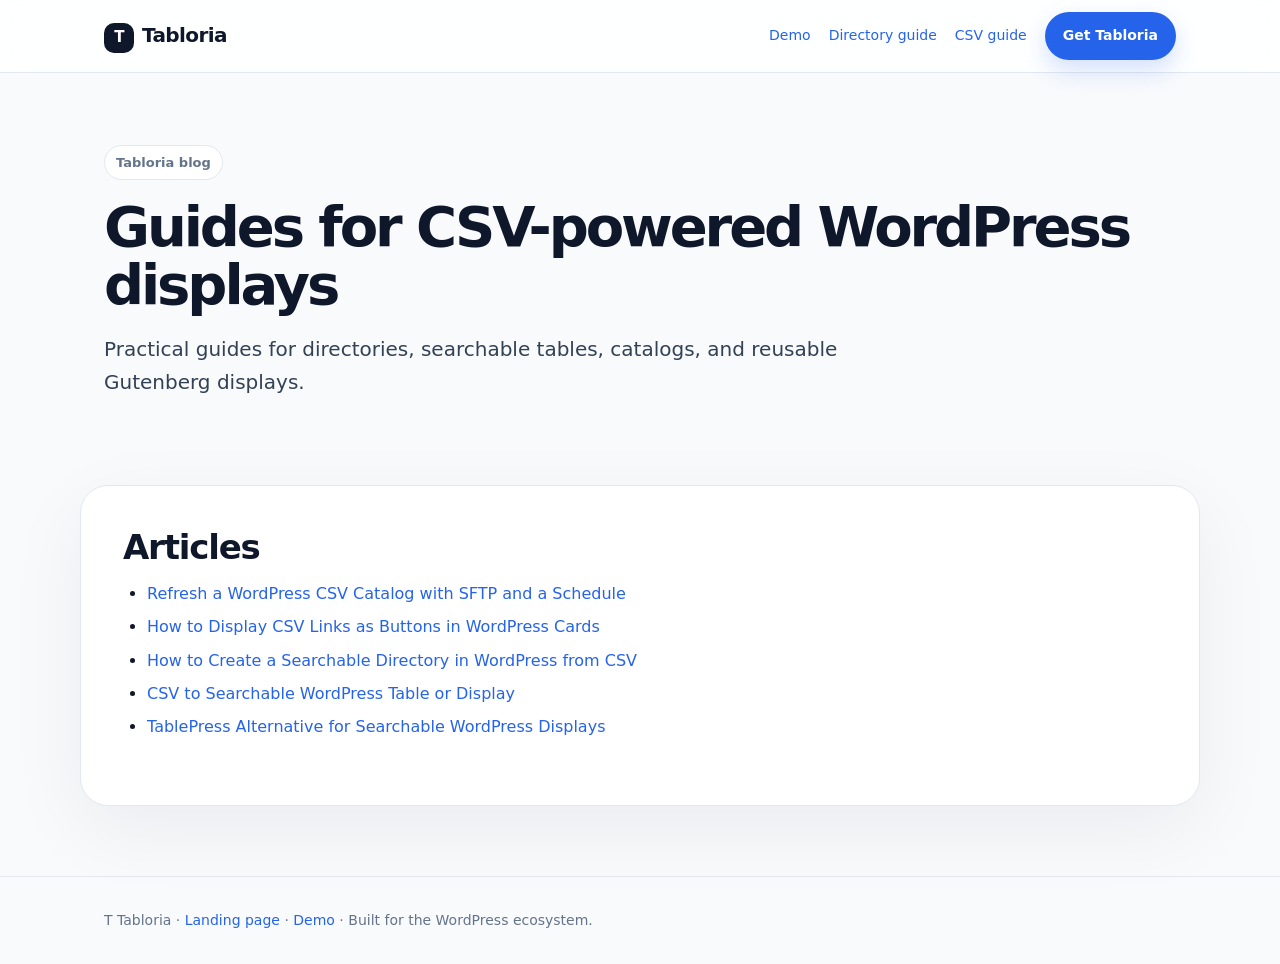
<file: blog/index.html>
<!doctype html><html lang="en"><head><meta charset="utf-8"><meta name="viewport" content="width=device-width, initial-scale=1"><title>Tabloria Blog</title><meta name="description" content="Guides for turning CSV and spreadsheet data into searchable WordPress displays."><style>
:root{
  --bg:#f8fafc;--panel:#ffffff;--ink:#0f172a;--muted:#64748b;--line:#e2e8f0;--soft:#f1f5f9;--brand:#2563eb;--brand-dark:#1d4ed8;--accent:#0f766e;
}
*{box-sizing:border-box}body{margin:0;font-family:Inter,ui-sans-serif,system-ui,-apple-system,BlinkMacSystemFont,"Segoe UI",sans-serif;background:var(--bg);color:var(--ink);line-height:1.65}a{color:var(--brand);text-decoration:none}a:hover{text-decoration:underline}.wrap{max-width:1120px;margin:0 auto;padding:0 24px}.site-header{border-bottom:1px solid var(--line);background:rgba(255,255,255,.86);backdrop-filter:blur(12px);position:sticky;top:0;z-index:10}.nav{height:72px;display:flex;align-items:center;justify-content:space-between;gap:24px}.brand{font-weight:800;font-size:20px;color:var(--ink);letter-spacing:-.03em}.brand-mark{display:inline-flex;align-items:center;justify-content:center;width:30px;height:30px;border-radius:10px;background:var(--ink);color:white;margin-right:8px;font-size:15px}.nav-links{display:flex;align-items:center;gap:18px;font-size:14px}.button{display:inline-flex;align-items:center;justify-content:center;border-radius:999px;background:var(--brand);color:white;font-weight:700;padding:12px 18px;box-shadow:0 10px 24px rgba(37,99,235,.20)}.button:hover{background:var(--brand-dark);text-decoration:none}.button.secondary{background:white;color:var(--ink);border:1px solid var(--line);box-shadow:none}.hero{padding:72px 0 42px}.eyebrow{display:inline-flex;padding:6px 11px;border:1px solid var(--line);background:white;border-radius:999px;color:var(--muted);font-size:13px;font-weight:700}.hero-grid{display:grid;grid-template-columns:minmax(0,1.35fr) minmax(280px,.65fr);gap:40px;align-items:start}.hero h1{font-size:56px;line-height:1.02;letter-spacing:-.055em;margin:18px 0 18px}.lede{font-size:20px;color:#334155;max-width:760px}.hero-actions{display:flex;gap:12px;flex-wrap:wrap;margin-top:28px}.toc{background:white;border:1px solid var(--line);border-radius:24px;padding:22px;box-shadow:0 24px 70px rgba(15,23,42,.08)}.toc h2{font-size:15px;margin:0 0 10px;color:var(--muted);text-transform:uppercase;letter-spacing:.08em}.toc a{display:block;color:var(--ink);padding:8px 0;border-top:1px solid var(--soft);font-size:15px}.article{display:grid;grid-template-columns:minmax(0,740px) 280px;gap:48px;align-items:start;padding:24px 0 70px}.content{background:white;border:1px solid var(--line);border-radius:28px;padding:42px;box-shadow:0 24px 80px rgba(15,23,42,.06)}.content h2{font-size:34px;line-height:1.15;letter-spacing:-.035em;margin:42px 0 14px}.content h2:first-child{margin-top:0}.content h3{font-size:22px;letter-spacing:-.02em;margin:28px 0 8px}.content p{margin:0 0 18px}.content ul,.content ol{padding-left:24px;margin:0 0 22px}.content li{margin:7px 0}.callout{border:1px solid #bfdbfe;background:#eff6ff;border-radius:22px;padding:22px;margin:30px 0}.note{border:1px solid var(--line);background:var(--soft);border-radius:22px;padding:22px;margin:30px 0}.comparison{width:100%;border-collapse:separate;border-spacing:0;margin:24px 0;border:1px solid var(--line);border-radius:18px;overflow:hidden}.comparison th,.comparison td{text-align:left;padding:14px 16px;border-bottom:1px solid var(--line);vertical-align:top}.comparison th{background:var(--soft);font-size:14px;color:#334155}.comparison tr:last-child td{border-bottom:0}.sidebar{position:sticky;top:96px}.side-card{background:white;border:1px solid var(--line);border-radius:24px;padding:22px;margin-bottom:16px}.side-card h3{margin:0 0 10px;font-size:18px}.side-card p{color:var(--muted);font-size:14px;margin:0 0 14px}.footer-cta{background:var(--ink);color:white;border-radius:32px;padding:44px;margin:20px 0 70px}.footer-cta h2{font-size:38px;line-height:1.1;letter-spacing:-.04em;margin:0 0 14px}.footer-cta p{color:#cbd5e1;max-width:700px}.site-footer{border-top:1px solid var(--line);padding:32px 0;color:var(--muted);font-size:14px}@media(max-width:900px){.hero-grid,.article{grid-template-columns:1fr}.hero h1{font-size:42px}.content{padding:28px}.nav-links{display:none}.sidebar{position:static}.footer-cta h2{font-size:30px}}</style></head><body><header class="site-header"><div class="wrap nav"><a class="brand" href="/"><span class="brand-mark">T</span>Tabloria</a><nav class="nav-links"><a href="/demo.html">Demo</a><a href="/blog/how-to-create-searchable-directory-wordpress/">Directory guide</a><a href="/blog/csv-to-searchable-table-wordpress/">CSV guide</a><a class="button" href="https://wordpress.org/plugins/tabloria-searchable-displays/">Get Tabloria</a></nav></div></header><main><section class="hero"><div class="wrap"><span class="eyebrow">Tabloria blog</span><h1>Guides for CSV-powered WordPress displays</h1><p class="lede">Practical guides for directories, searchable tables, catalogs, and reusable Gutenberg displays.</p></div></section><section class="wrap article" style="grid-template-columns:1fr"><article class="content"><h2>Articles</h2><ul><li><a href="/blog/refresh-csv-wordpress-sftp/">Refresh a WordPress CSV Catalog with SFTP and a Schedule</a></li><li><a href="/blog/card-url-buttons-wordpress/">How to Display CSV Links as Buttons in WordPress Cards</a></li><li><a href="/blog/how-to-create-searchable-directory-wordpress/">How to Create a Searchable Directory in WordPress from CSV</a></li><li><a href="/blog/csv-to-searchable-table-wordpress/">CSV to Searchable WordPress Table or Display</a></li><li><a href="/blog/tablepress-alternative-searchable-displays/">TablePress Alternative for Searchable WordPress Displays</a></li></ul></article></section></main><footer class="site-footer"><div class="wrap">T Tabloria · <a href="/">Landing page</a> · <a href="/demo.html">Demo</a> · Built for the WordPress ecosystem.</div></footer></body></html>
</file>
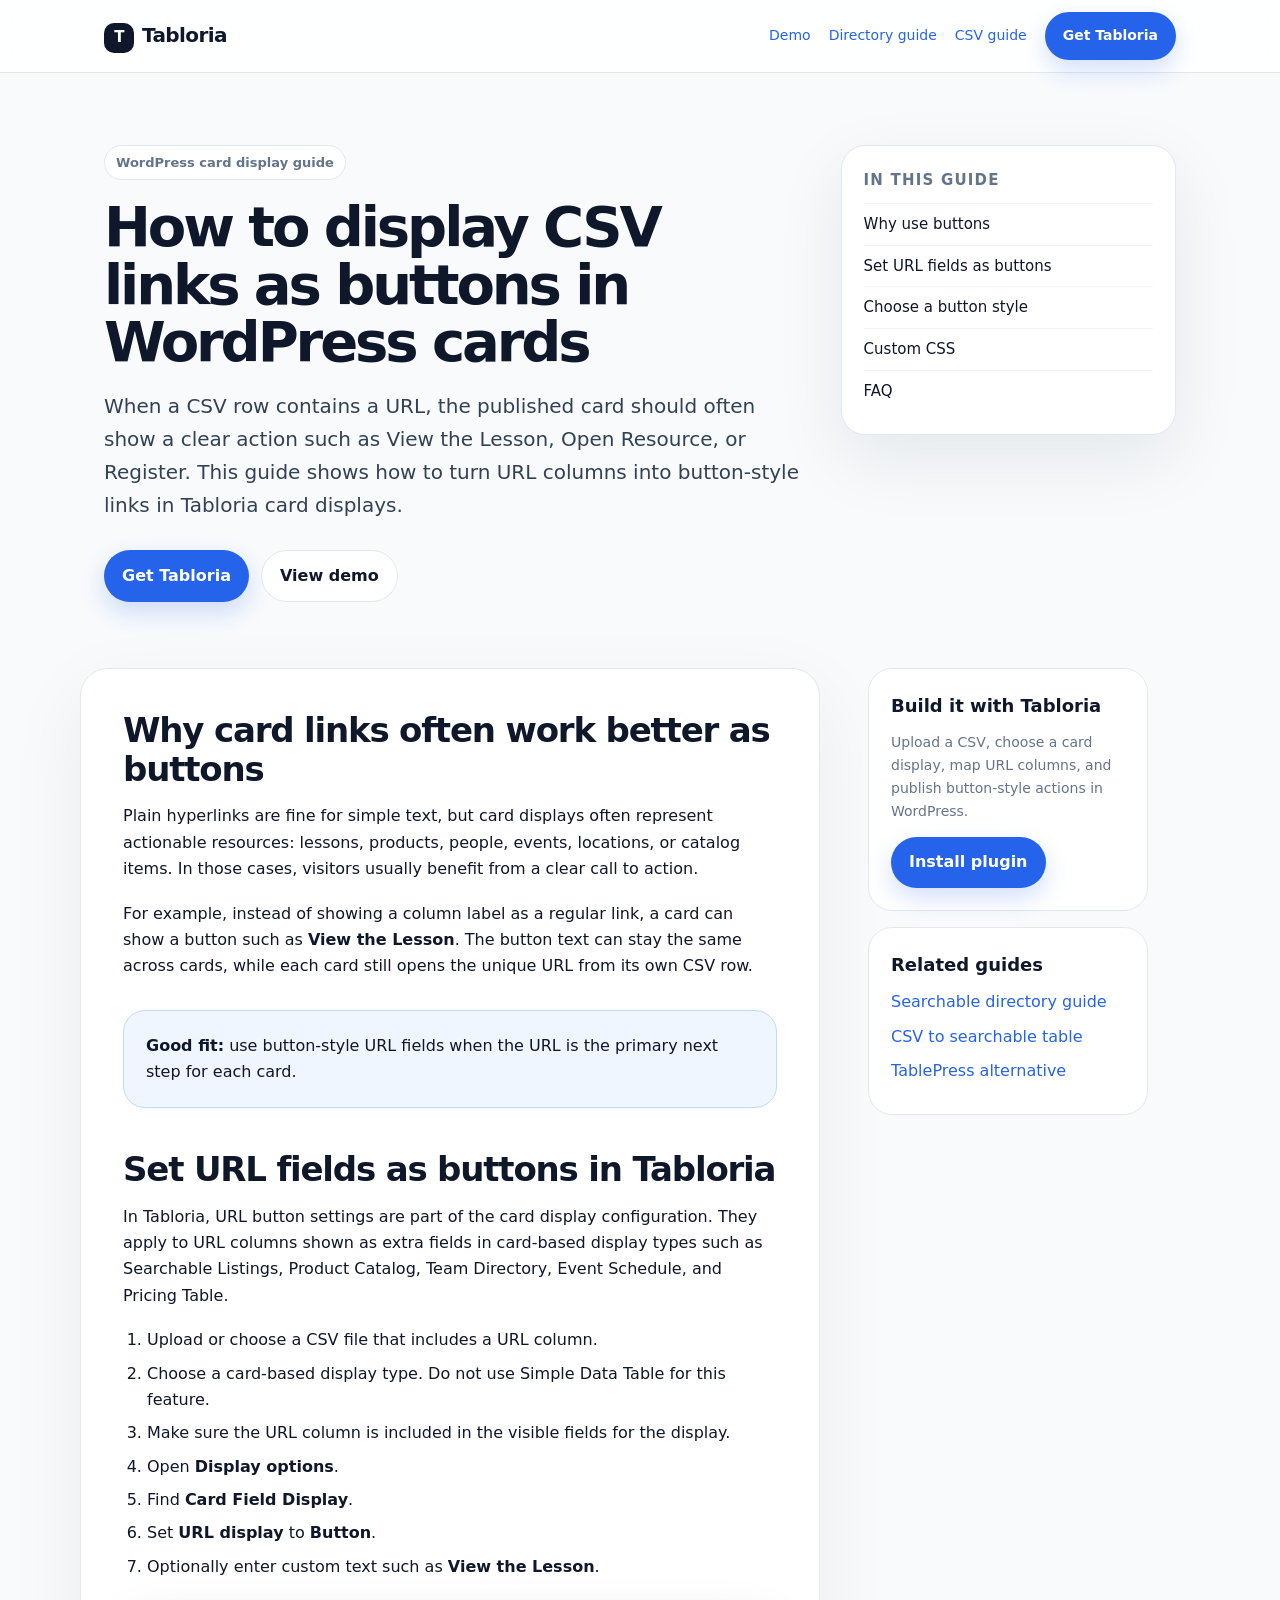
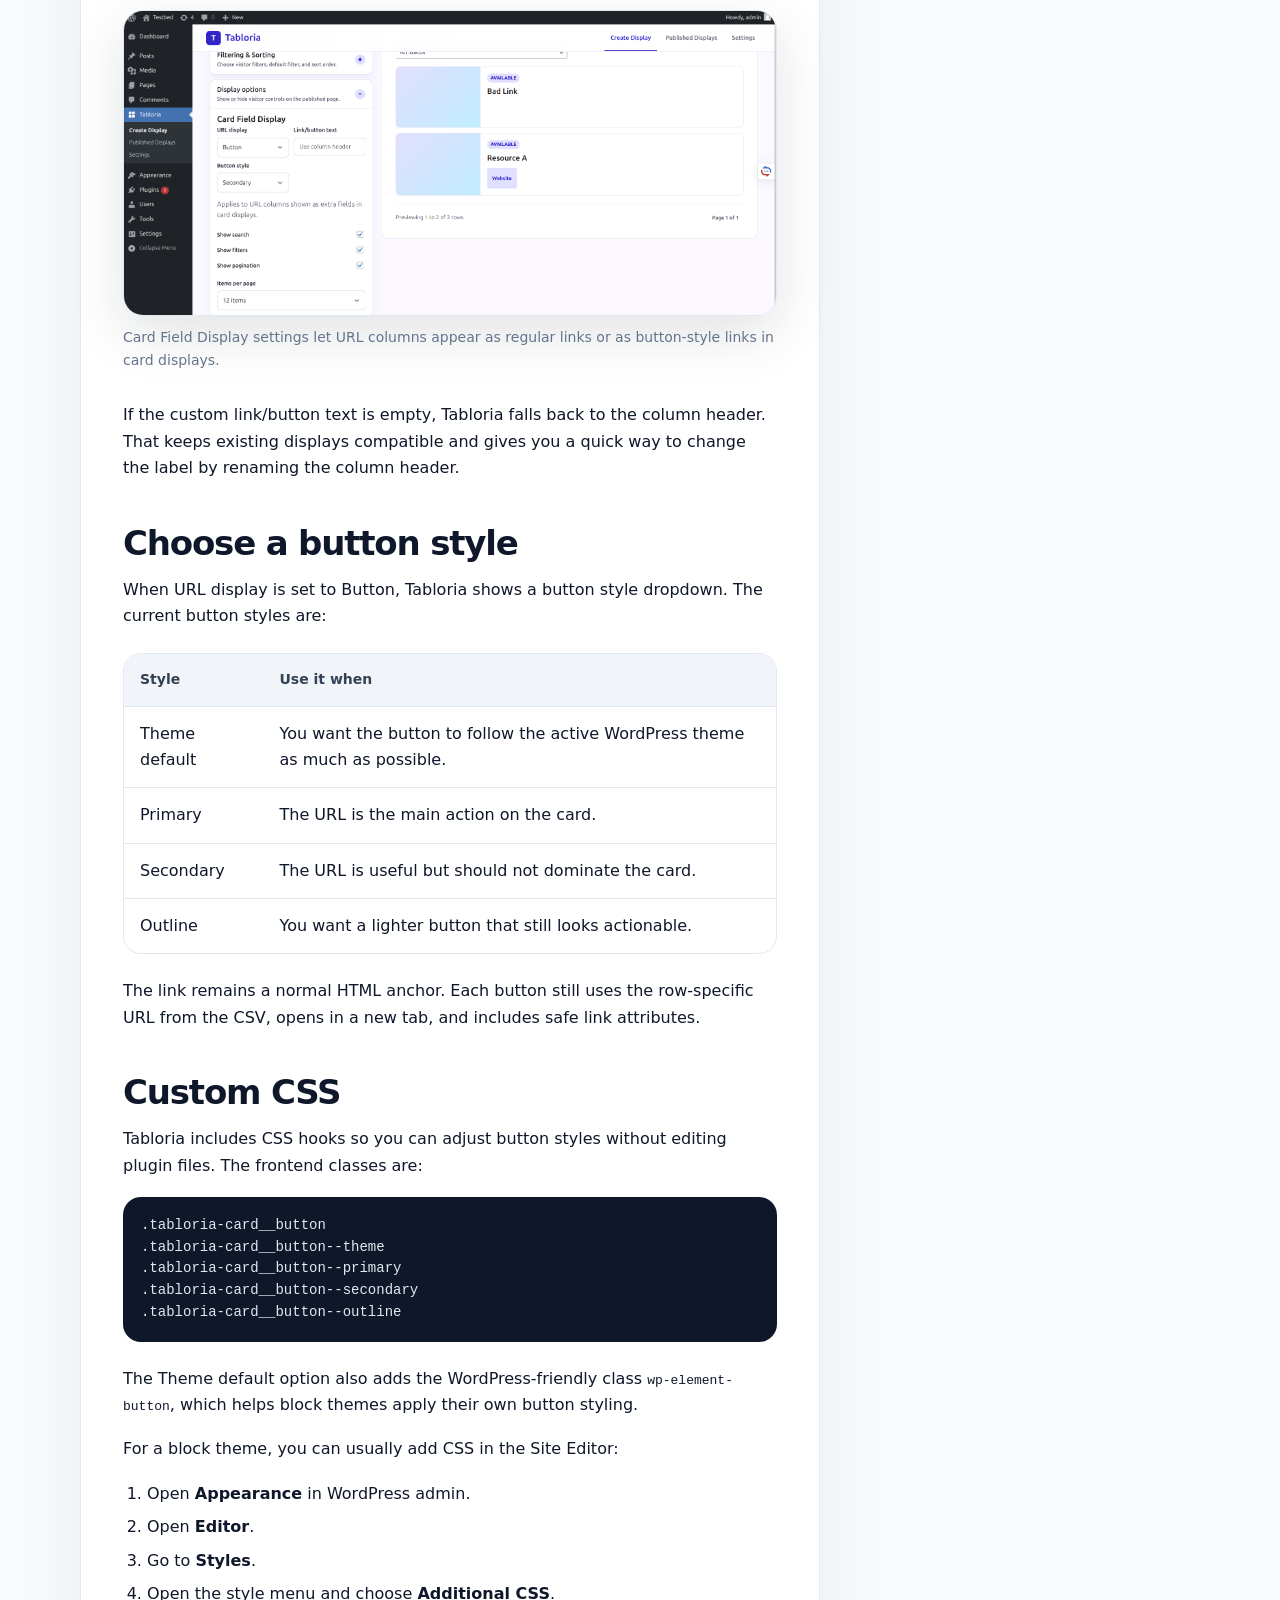
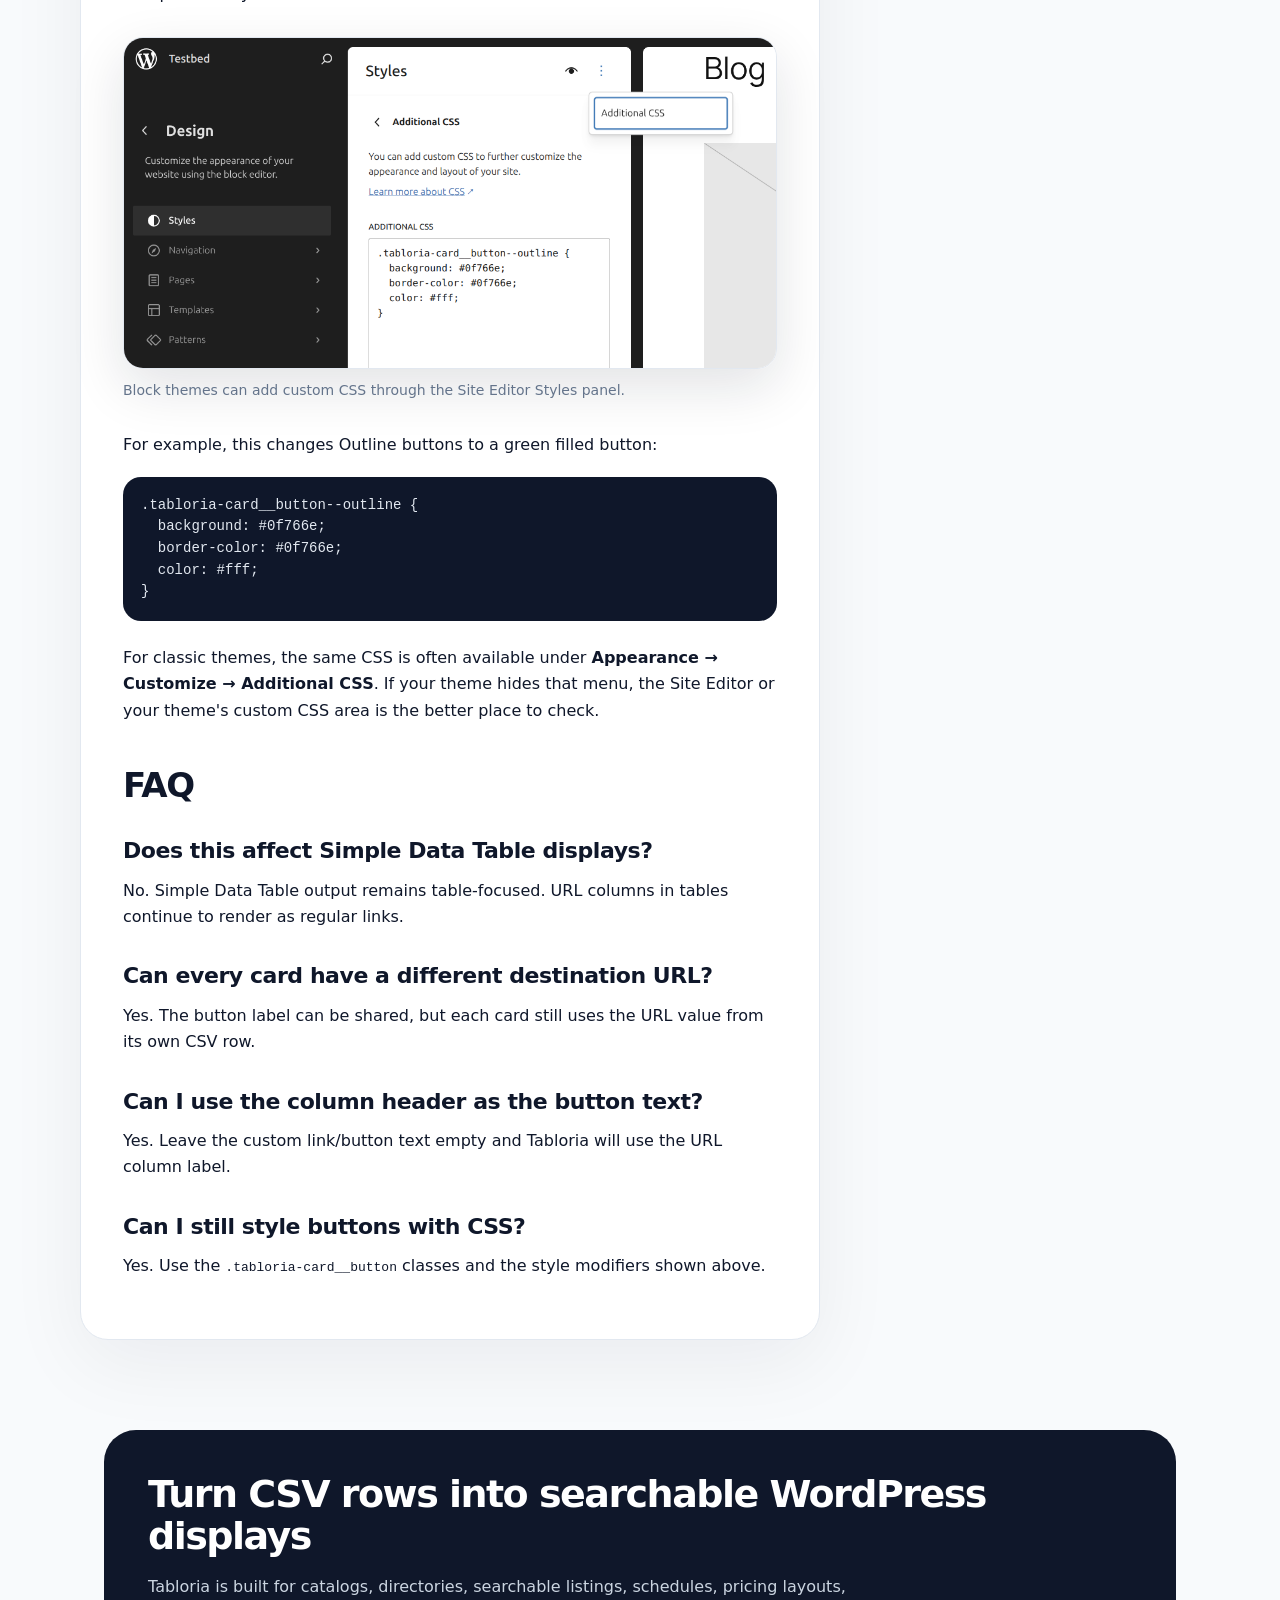
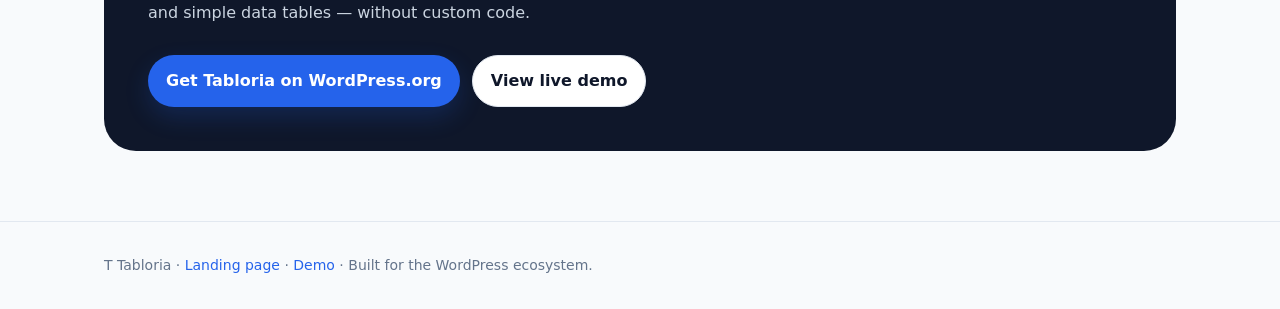
<file: blog/card-url-buttons-wordpress/index.html>
<!doctype html>
<html lang="en">
<head>
  <meta charset="utf-8">
  <meta name="viewport" content="width=device-width, initial-scale=1">
  <title>How to Display CSV Links as Buttons in WordPress Cards | Tabloria</title>
  <meta name="description" content="Learn how to turn URL columns from a CSV into button-style links in WordPress card displays, add custom button text, choose a button style, and customize with CSS.">
  <link rel="canonical" href="https://tabloria.site/blog/card-url-buttons-wordpress/">
  <meta property="og:title" content="How to Display CSV Links as Buttons in WordPress Cards | Tabloria">
  <meta property="og:description" content="Turn URL columns into button-style links in WordPress card displays with Tabloria. Includes custom text, button styles, and CSS customization.">
  <meta property="og:type" content="article">
  <meta property="og:url" content="https://tabloria.site/blog/card-url-buttons-wordpress/">
  <style>
:root{
  --bg:#f8fafc;--panel:#ffffff;--ink:#0f172a;--muted:#64748b;--line:#e2e8f0;--soft:#f1f5f9;--brand:#2563eb;--brand-dark:#1d4ed8;--accent:#0f766e;
}
*{box-sizing:border-box}body{margin:0;font-family:Inter,ui-sans-serif,system-ui,-apple-system,BlinkMacSystemFont,"Segoe UI",sans-serif;background:var(--bg);color:var(--ink);line-height:1.65}a{color:var(--brand);text-decoration:none}a:hover{text-decoration:underline}.wrap{max-width:1120px;margin:0 auto;padding:0 24px}.site-header{border-bottom:1px solid var(--line);background:rgba(255,255,255,.86);backdrop-filter:blur(12px);position:sticky;top:0;z-index:10}.nav{height:72px;display:flex;align-items:center;justify-content:space-between;gap:24px}.brand{font-weight:800;font-size:20px;color:var(--ink);letter-spacing:-.03em}.brand-mark{display:inline-flex;align-items:center;justify-content:center;width:30px;height:30px;border-radius:10px;background:var(--ink);color:white;margin-right:8px;font-size:15px}.nav-links{display:flex;align-items:center;gap:18px;font-size:14px}.button{display:inline-flex;align-items:center;justify-content:center;border-radius:999px;background:var(--brand);color:white;font-weight:700;padding:12px 18px;box-shadow:0 10px 24px rgba(37,99,235,.20)}.button:hover{background:var(--brand-dark);text-decoration:none}.button.secondary{background:white;color:var(--ink);border:1px solid var(--line);box-shadow:none}.hero{padding:72px 0 42px}.eyebrow{display:inline-flex;padding:6px 11px;border:1px solid var(--line);background:white;border-radius:999px;color:var(--muted);font-size:13px;font-weight:700}.hero-grid{display:grid;grid-template-columns:minmax(0,1.35fr) minmax(280px,.65fr);gap:40px;align-items:start}.hero h1{font-size:56px;line-height:1.02;letter-spacing:-.055em;margin:18px 0 18px}.lede{font-size:20px;color:#334155;max-width:760px}.hero-actions{display:flex;gap:12px;flex-wrap:wrap;margin-top:28px}.toc{background:white;border:1px solid var(--line);border-radius:24px;padding:22px;box-shadow:0 24px 70px rgba(15,23,42,.08)}.toc h2{font-size:15px;margin:0 0 10px;color:var(--muted);text-transform:uppercase;letter-spacing:.08em}.toc a{display:block;color:var(--ink);padding:8px 0;border-top:1px solid var(--soft);font-size:15px}.article{display:grid;grid-template-columns:minmax(0,740px) 280px;gap:48px;align-items:start;padding:24px 0 70px}.content{background:white;border:1px solid var(--line);border-radius:28px;padding:42px;box-shadow:0 24px 80px rgba(15,23,42,.06)}.content h2{font-size:34px;line-height:1.15;letter-spacing:-.035em;margin:42px 0 14px}.content h2:first-child{margin-top:0}.content h3{font-size:22px;letter-spacing:-.02em;margin:28px 0 8px}.content p{margin:0 0 18px}.content ul,.content ol{padding-left:24px;margin:0 0 22px}.content li{margin:7px 0}.callout{border:1px solid #bfdbfe;background:#eff6ff;border-radius:22px;padding:22px;margin:30px 0}.note{border:1px solid var(--line);background:var(--soft);border-radius:22px;padding:22px;margin:30px 0}.comparison{width:100%;border-collapse:separate;border-spacing:0;margin:24px 0;border:1px solid var(--line);border-radius:18px;overflow:hidden}.comparison th,.comparison td{text-align:left;padding:14px 16px;border-bottom:1px solid var(--line);vertical-align:top}.comparison th{background:var(--soft);font-size:14px;color:#334155}.comparison tr:last-child td{border-bottom:0}.figure{margin:30px 0}.figure img{display:block;width:100%;height:auto;border:1px solid var(--line);border-radius:20px;box-shadow:0 18px 54px rgba(15,23,42,.12)}.figure figcaption{margin-top:10px;color:var(--muted);font-size:14px}.code{display:block;overflow:auto;background:#0f172a;color:#e2e8f0;border-radius:18px;padding:18px;font-family:ui-monospace,SFMono-Regular,Menlo,Monaco,Consolas,"Liberation Mono",monospace;font-size:14px;line-height:1.55;margin:18px 0 24px}.sidebar{position:sticky;top:96px}.side-card{background:white;border:1px solid var(--line);border-radius:24px;padding:22px;margin-bottom:16px}.side-card h3{margin:0 0 10px;font-size:18px}.side-card p{color:var(--muted);font-size:14px;margin:0 0 14px}.side-card a:not(.button){display:block;margin:8px 0}.footer-cta{background:var(--ink);color:white;border-radius:32px;padding:44px;margin:20px 0 70px}.footer-cta h2{font-size:38px;line-height:1.1;letter-spacing:-.04em;margin:0 0 14px}.footer-cta p{color:#cbd5e1;max-width:700px}.site-footer{border-top:1px solid var(--line);padding:32px 0;color:var(--muted);font-size:14px}@media(max-width:900px){.hero-grid,.article{grid-template-columns:1fr}.hero h1{font-size:42px}.content{padding:28px}.nav-links{display:none}.sidebar{position:static}.footer-cta h2{font-size:30px}}</style>
</head>
<body>
<header class="site-header"><div class="wrap nav"><a class="brand" href="/"><span class="brand-mark">T</span>Tabloria</a><nav class="nav-links"><a href="/demo.html">Demo</a><a href="/blog/how-to-create-searchable-directory-wordpress/">Directory guide</a><a href="/blog/csv-to-searchable-table-wordpress/">CSV guide</a><a class="button" href="https://wordpress.org/plugins/tabloria-searchable-displays/">Get Tabloria</a></nav></div></header>
<main>
  <section class="hero"><div class="wrap hero-grid"><div><span class="eyebrow">WordPress card display guide</span><h1>How to display CSV links as buttons in WordPress cards</h1><p class="lede">When a CSV row contains a URL, the published card should often show a clear action such as View the Lesson, Open Resource, or Register. This guide shows how to turn URL columns into button-style links in Tabloria card displays.</p><div class="hero-actions"><a class="button" href="https://wordpress.org/plugins/tabloria-searchable-displays/">Get Tabloria</a><a class="button secondary" href="/demo.html">View demo</a></div></div><aside class="toc"><h2>In this guide</h2><a href="#why">Why use buttons</a><a href="#setup">Set URL fields as buttons</a><a href="#styles">Choose a button style</a><a href="#css">Custom CSS</a><a href="#faq">FAQ</a></aside></div></section>
  <section class="wrap article"><article class="content">
<h2 id="why">Why card links often work better as buttons</h2>
<p>Plain hyperlinks are fine for simple text, but card displays often represent actionable resources: lessons, products, people, events, locations, or catalog items. In those cases, visitors usually benefit from a clear call to action.</p>
<p>For example, instead of showing a column label as a regular link, a card can show a button such as <strong>View the Lesson</strong>. The button text can stay the same across cards, while each card still opens the unique URL from its own CSV row.</p>
<div class="callout"><strong>Good fit:</strong> use button-style URL fields when the URL is the primary next step for each card.</div>

<h2 id="setup">Set URL fields as buttons in Tabloria</h2>
<p>In Tabloria, URL button settings are part of the card display configuration. They apply to URL columns shown as extra fields in card-based display types such as Searchable Listings, Product Catalog, Team Directory, Event Schedule, and Pricing Table.</p>
<ol>
<li>Upload or choose a CSV file that includes a URL column.</li>
<li>Choose a card-based display type. Do not use Simple Data Table for this feature.</li>
<li>Make sure the URL column is included in the visible fields for the display.</li>
<li>Open <strong>Display options</strong>.</li>
<li>Find <strong>Card Field Display</strong>.</li>
<li>Set <strong>URL display</strong> to <strong>Button</strong>.</li>
<li>Optionally enter custom text such as <strong>View the Lesson</strong>.</li>
</ol>
<figure class="figure">
  <img src="tabloria-card-field-display-settings.png" alt="Tabloria Card Field Display settings with URL display set to Button and a button style selected">
  <figcaption>Card Field Display settings let URL columns appear as regular links or as button-style links in card displays.</figcaption>
</figure>
<p>If the custom link/button text is empty, Tabloria falls back to the column header. That keeps existing displays compatible and gives you a quick way to change the label by renaming the column header.</p>

<h2 id="styles">Choose a button style</h2>
<p>When URL display is set to Button, Tabloria shows a button style dropdown. The current button styles are:</p>
<table class="comparison">
<thead><tr><th>Style</th><th>Use it when</th></tr></thead>
<tbody>
<tr><td>Theme default</td><td>You want the button to follow the active WordPress theme as much as possible.</td></tr>
<tr><td>Primary</td><td>The URL is the main action on the card.</td></tr>
<tr><td>Secondary</td><td>The URL is useful but should not dominate the card.</td></tr>
<tr><td>Outline</td><td>You want a lighter button that still looks actionable.</td></tr>
</tbody>
</table>
<p>The link remains a normal HTML anchor. Each button still uses the row-specific URL from the CSV, opens in a new tab, and includes safe link attributes.</p>

<h2 id="css">Custom CSS</h2>
<p>Tabloria includes CSS hooks so you can adjust button styles without editing plugin files. The frontend classes are:</p>
<pre class="code">.tabloria-card__button
.tabloria-card__button--theme
.tabloria-card__button--primary
.tabloria-card__button--secondary
.tabloria-card__button--outline</pre>
<p>The Theme default option also adds the WordPress-friendly class <code>wp-element-button</code>, which helps block themes apply their own button styling.</p>
<p>For a block theme, you can usually add CSS in the Site Editor:</p>
<ol>
<li>Open <strong>Appearance</strong> in WordPress admin.</li>
<li>Open <strong>Editor</strong>.</li>
<li>Go to <strong>Styles</strong>.</li>
<li>Open the style menu and choose <strong>Additional CSS</strong>.</li>
</ol>
<figure class="figure">
  <img src="additional-css-wordpress-site-editor.png" alt="WordPress Site Editor Additional CSS panel with a Tabloria button CSS rule">
  <figcaption>Block themes can add custom CSS through the Site Editor Styles panel.</figcaption>
</figure>
<p>For example, this changes Outline buttons to a green filled button:</p>
<pre class="code">.tabloria-card__button--outline {
  background: #0f766e;
  border-color: #0f766e;
  color: #fff;
}</pre>
<p>For classic themes, the same CSS is often available under <strong>Appearance → Customize → Additional CSS</strong>. If your theme hides that menu, the Site Editor or your theme's custom CSS area is the better place to check.</p>

<h2 id="faq">FAQ</h2>
<h3>Does this affect Simple Data Table displays?</h3>
<p>No. Simple Data Table output remains table-focused. URL columns in tables continue to render as regular links.</p>
<h3>Can every card have a different destination URL?</h3>
<p>Yes. The button label can be shared, but each card still uses the URL value from its own CSV row.</p>
<h3>Can I use the column header as the button text?</h3>
<p>Yes. Leave the custom link/button text empty and Tabloria will use the URL column label.</p>
<h3>Can I still style buttons with CSS?</h3>
<p>Yes. Use the <code>.tabloria-card__button</code> classes and the style modifiers shown above.</p>
</article><aside class="sidebar"><div class="side-card"><h3>Build it with Tabloria</h3><p>Upload a CSV, choose a card display, map URL columns, and publish button-style actions in WordPress.</p><a class="button" href="https://wordpress.org/plugins/tabloria-searchable-displays/">Install plugin</a></div><div class="side-card"><h3>Related guides</h3><a href="/blog/how-to-create-searchable-directory-wordpress/">Searchable directory guide</a><a href="/blog/csv-to-searchable-table-wordpress/">CSV to searchable table</a><a href="/blog/tablepress-alternative-searchable-displays/">TablePress alternative</a></div></aside></section>
  <section class="wrap"><div class="footer-cta"><h2>Turn CSV rows into searchable WordPress displays</h2><p>Tabloria is built for catalogs, directories, searchable listings, schedules, pricing layouts, and simple data tables — without custom code.</p><div class="hero-actions"><a class="button" href="https://wordpress.org/plugins/tabloria-searchable-displays/">Get Tabloria on WordPress.org</a><a class="button secondary" href="/demo.html">View live demo</a></div></div></section>
</main>
<footer class="site-footer"><div class="wrap">T Tabloria · <a href="/">Landing page</a> · <a href="/demo.html">Demo</a> · Built for the WordPress ecosystem.</div></footer>
</body>
</html>
</file>
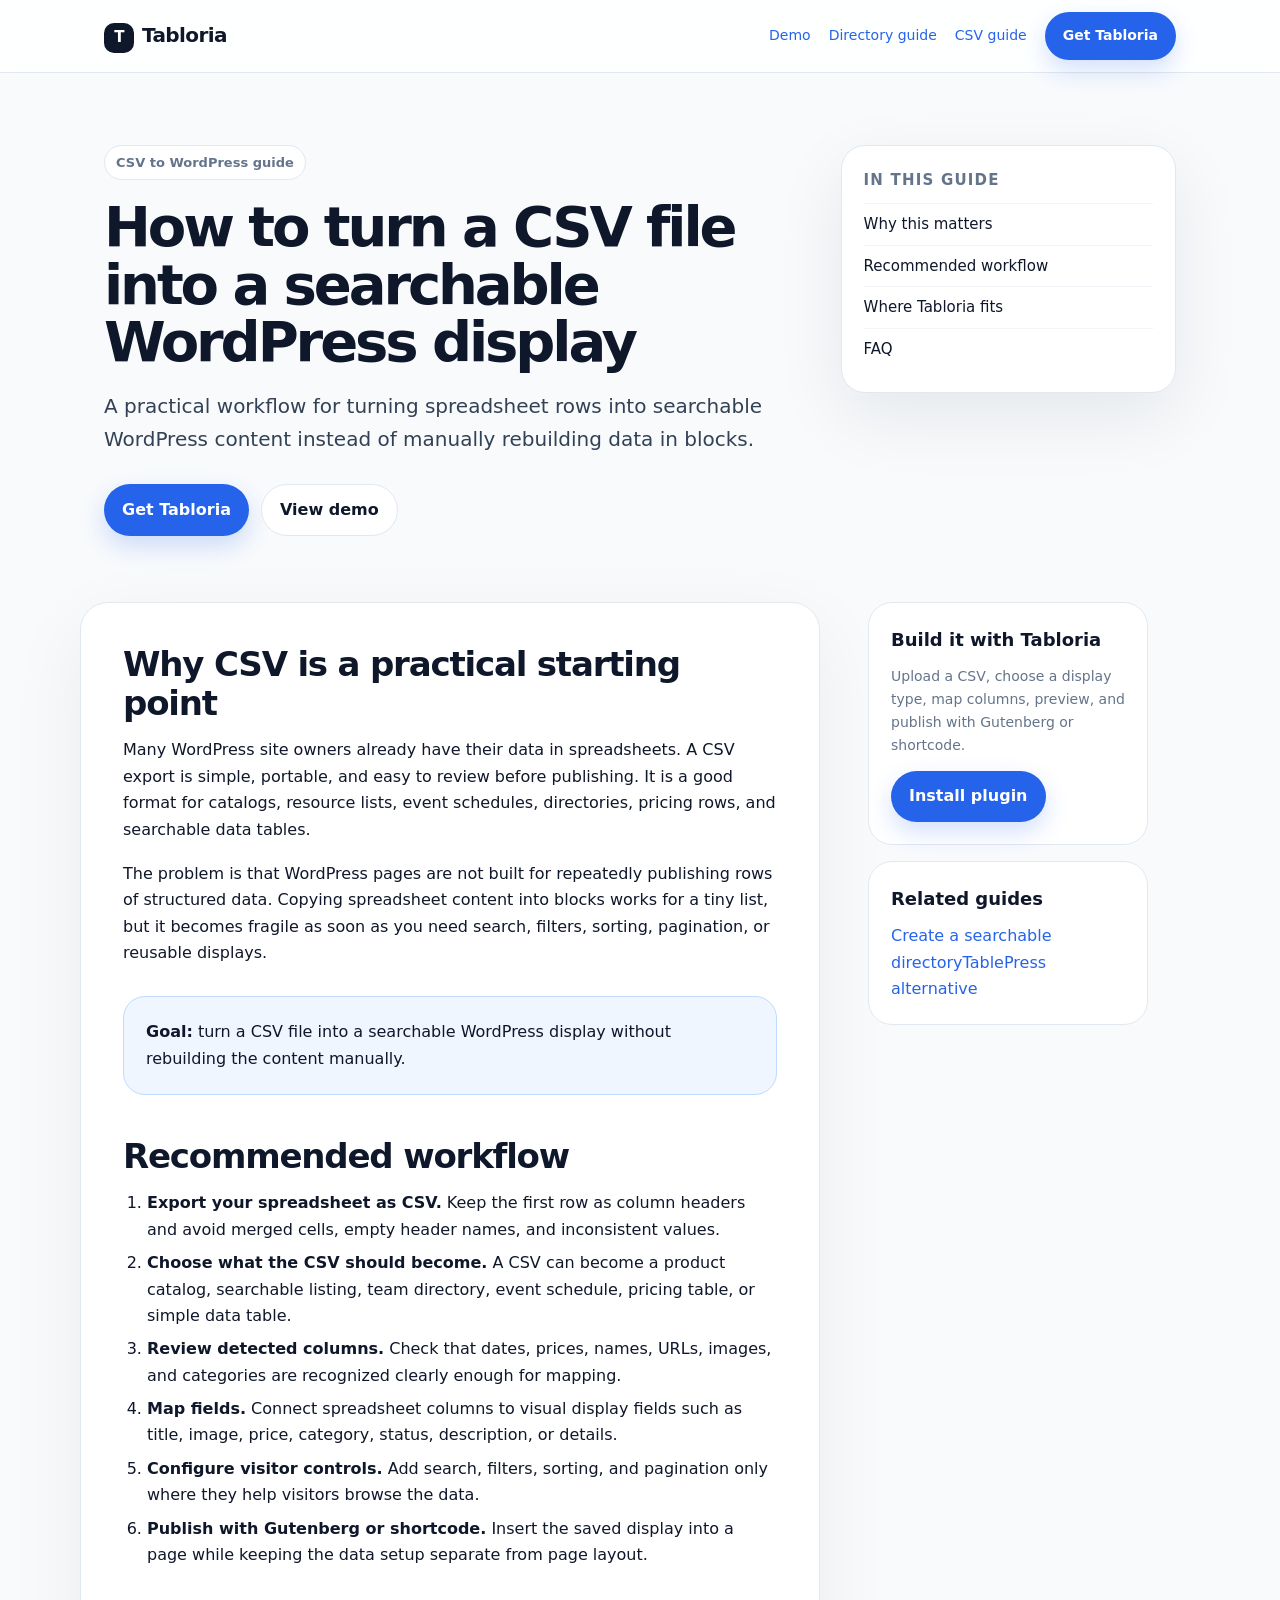
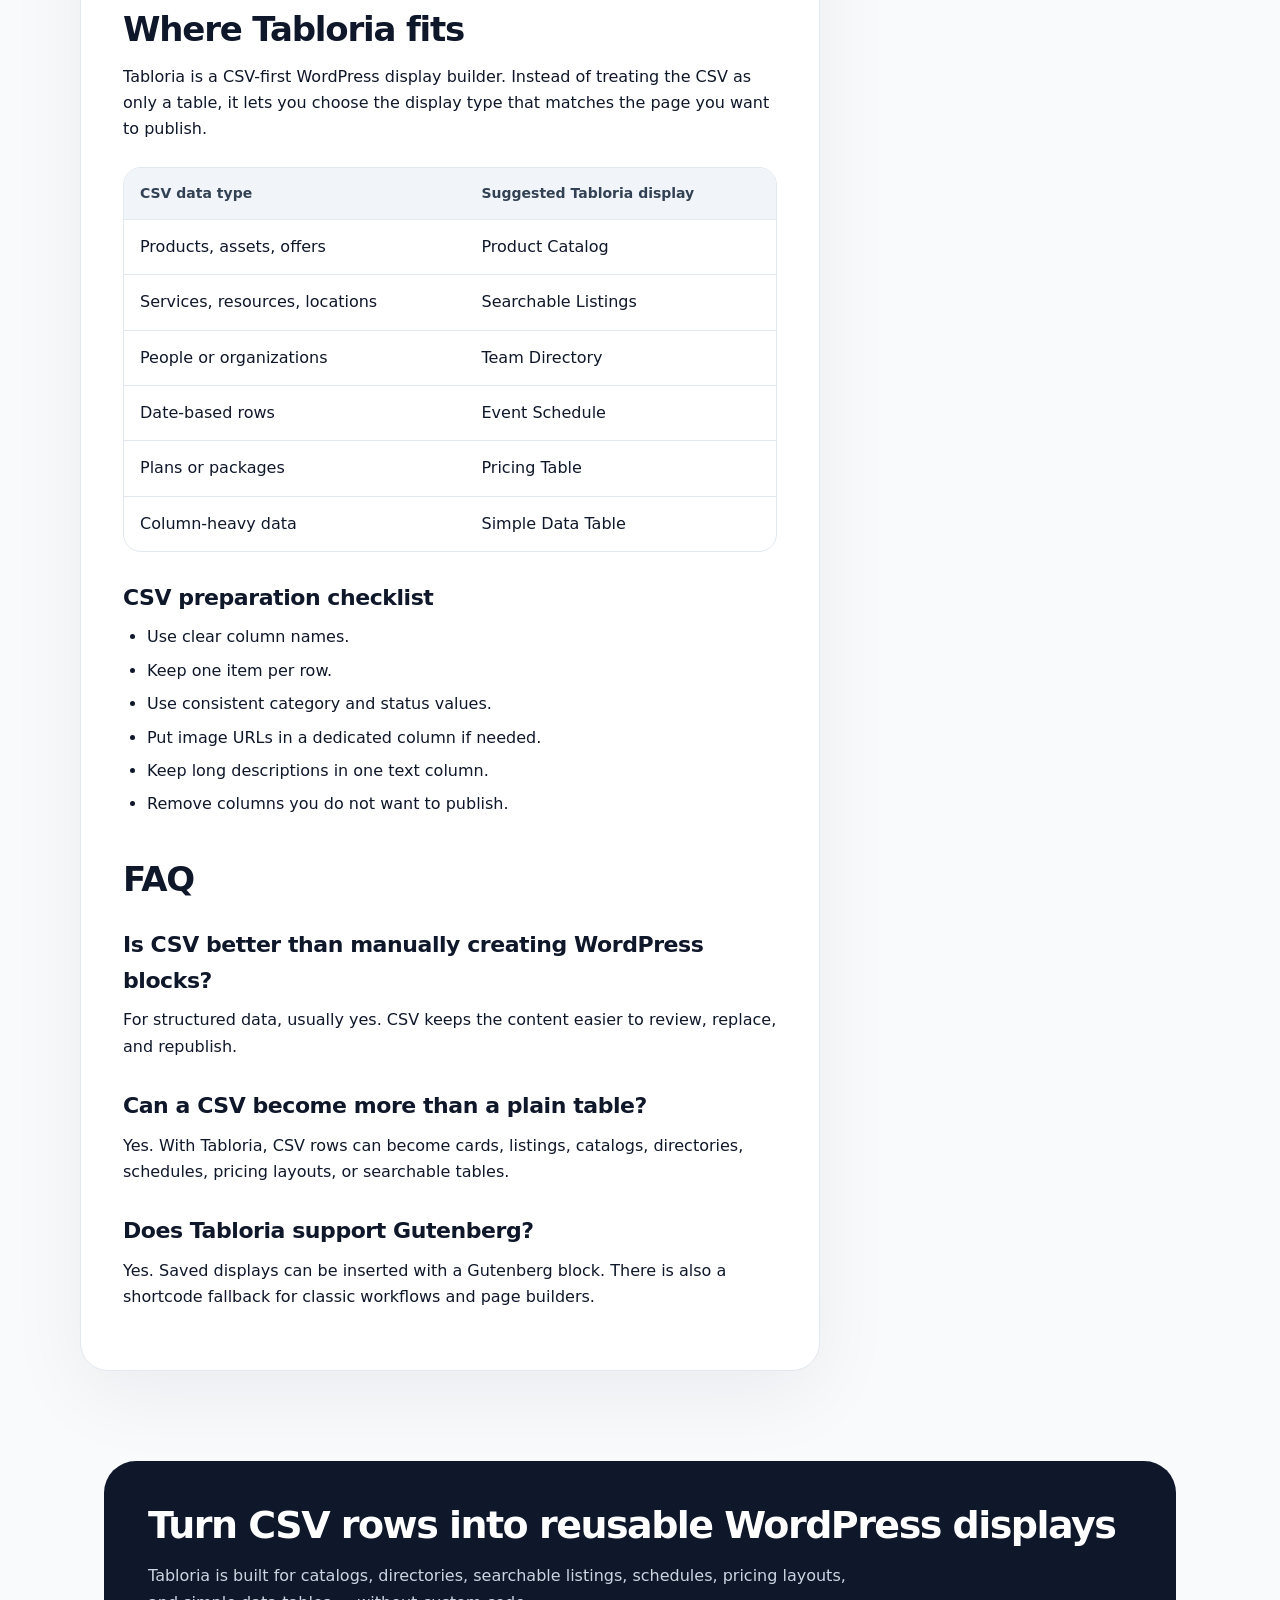
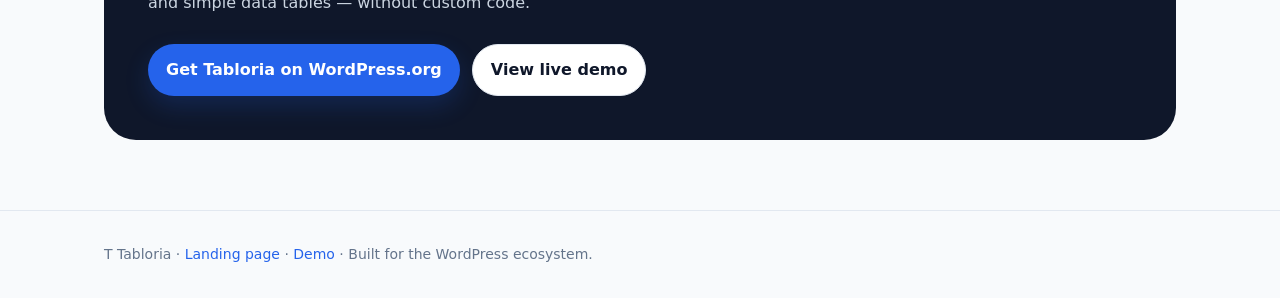
<file: blog/csv-to-searchable-table-wordpress/index.html>
<!doctype html>
<html lang="en">
<head>
  <meta charset="utf-8">
  <meta name="viewport" content="width=device-width, initial-scale=1">
  <title>CSV to Searchable WordPress Table or Display | Tabloria</title>
  <meta name="description" content="Turn a CSV file into a searchable WordPress table, catalog, directory, schedule, pricing layout, or reusable Gutenberg display.">
  <link rel="canonical" href="https://tabloria.site/blog/csv-to-searchable-table-wordpress/">
  <meta property="og:title" content="CSV to Searchable WordPress Table or Display | Tabloria">
  <meta property="og:description" content="Turn a CSV file into a searchable WordPress table, catalog, directory, schedule, pricing layout, or reusable Gutenberg display.">
  <meta property="og:type" content="article">
  <meta property="og:url" content="https://tabloria.site/blog/csv-to-searchable-table-wordpress/">
  <style>
:root{
  --bg:#f8fafc;--panel:#ffffff;--ink:#0f172a;--muted:#64748b;--line:#e2e8f0;--soft:#f1f5f9;--brand:#2563eb;--brand-dark:#1d4ed8;--accent:#0f766e;
}
*{box-sizing:border-box}body{margin:0;font-family:Inter,ui-sans-serif,system-ui,-apple-system,BlinkMacSystemFont,"Segoe UI",sans-serif;background:var(--bg);color:var(--ink);line-height:1.65}a{color:var(--brand);text-decoration:none}a:hover{text-decoration:underline}.wrap{max-width:1120px;margin:0 auto;padding:0 24px}.site-header{border-bottom:1px solid var(--line);background:rgba(255,255,255,.86);backdrop-filter:blur(12px);position:sticky;top:0;z-index:10}.nav{height:72px;display:flex;align-items:center;justify-content:space-between;gap:24px}.brand{font-weight:800;font-size:20px;color:var(--ink);letter-spacing:-.03em}.brand-mark{display:inline-flex;align-items:center;justify-content:center;width:30px;height:30px;border-radius:10px;background:var(--ink);color:white;margin-right:8px;font-size:15px}.nav-links{display:flex;align-items:center;gap:18px;font-size:14px}.button{display:inline-flex;align-items:center;justify-content:center;border-radius:999px;background:var(--brand);color:white;font-weight:700;padding:12px 18px;box-shadow:0 10px 24px rgba(37,99,235,.20)}.button:hover{background:var(--brand-dark);text-decoration:none}.button.secondary{background:white;color:var(--ink);border:1px solid var(--line);box-shadow:none}.hero{padding:72px 0 42px}.eyebrow{display:inline-flex;padding:6px 11px;border:1px solid var(--line);background:white;border-radius:999px;color:var(--muted);font-size:13px;font-weight:700}.hero-grid{display:grid;grid-template-columns:minmax(0,1.35fr) minmax(280px,.65fr);gap:40px;align-items:start}.hero h1{font-size:56px;line-height:1.02;letter-spacing:-.055em;margin:18px 0 18px}.lede{font-size:20px;color:#334155;max-width:760px}.hero-actions{display:flex;gap:12px;flex-wrap:wrap;margin-top:28px}.toc{background:white;border:1px solid var(--line);border-radius:24px;padding:22px;box-shadow:0 24px 70px rgba(15,23,42,.08)}.toc h2{font-size:15px;margin:0 0 10px;color:var(--muted);text-transform:uppercase;letter-spacing:.08em}.toc a{display:block;color:var(--ink);padding:8px 0;border-top:1px solid var(--soft);font-size:15px}.article{display:grid;grid-template-columns:minmax(0,740px) 280px;gap:48px;align-items:start;padding:24px 0 70px}.content{background:white;border:1px solid var(--line);border-radius:28px;padding:42px;box-shadow:0 24px 80px rgba(15,23,42,.06)}.content h2{font-size:34px;line-height:1.15;letter-spacing:-.035em;margin:42px 0 14px}.content h2:first-child{margin-top:0}.content h3{font-size:22px;letter-spacing:-.02em;margin:28px 0 8px}.content p{margin:0 0 18px}.content ul,.content ol{padding-left:24px;margin:0 0 22px}.content li{margin:7px 0}.callout{border:1px solid #bfdbfe;background:#eff6ff;border-radius:22px;padding:22px;margin:30px 0}.note{border:1px solid var(--line);background:var(--soft);border-radius:22px;padding:22px;margin:30px 0}.comparison{width:100%;border-collapse:separate;border-spacing:0;margin:24px 0;border:1px solid var(--line);border-radius:18px;overflow:hidden}.comparison th,.comparison td{text-align:left;padding:14px 16px;border-bottom:1px solid var(--line);vertical-align:top}.comparison th{background:var(--soft);font-size:14px;color:#334155}.comparison tr:last-child td{border-bottom:0}.sidebar{position:sticky;top:96px}.side-card{background:white;border:1px solid var(--line);border-radius:24px;padding:22px;margin-bottom:16px}.side-card h3{margin:0 0 10px;font-size:18px}.side-card p{color:var(--muted);font-size:14px;margin:0 0 14px}.footer-cta{background:var(--ink);color:white;border-radius:32px;padding:44px;margin:20px 0 70px}.footer-cta h2{font-size:38px;line-height:1.1;letter-spacing:-.04em;margin:0 0 14px}.footer-cta p{color:#cbd5e1;max-width:700px}.site-footer{border-top:1px solid var(--line);padding:32px 0;color:var(--muted);font-size:14px}@media(max-width:900px){.hero-grid,.article{grid-template-columns:1fr}.hero h1{font-size:42px}.content{padding:28px}.nav-links{display:none}.sidebar{position:static}.footer-cta h2{font-size:30px}}</style>
</head>
<body>
<header class="site-header"><div class="wrap nav"><a class="brand" href="/"><span class="brand-mark">T</span>Tabloria</a><nav class="nav-links"><a href="/demo.html">Demo</a><a href="/blog/how-to-create-searchable-directory-wordpress/">Directory guide</a><a href="/blog/csv-to-searchable-table-wordpress/">CSV guide</a><a class="button" href="https://wordpress.org/plugins/tabloria-searchable-displays/">Get Tabloria</a></nav></div></header>
<main>
  <section class="hero"><div class="wrap hero-grid"><div><span class="eyebrow">CSV to WordPress guide</span><h1>How to turn a CSV file into a searchable WordPress display</h1><p class="lede">A practical workflow for turning spreadsheet rows into searchable WordPress content instead of manually rebuilding data in blocks.</p><div class="hero-actions"><a class="button" href="https://wordpress.org/plugins/tabloria-searchable-displays/">Get Tabloria</a><a class="button secondary" href="/demo.html">View demo</a></div></div><aside class="toc"><h2>In this guide</h2><a href="#why">Why this matters</a><a href="#workflow">Recommended workflow</a><a href="#plugin">Where Tabloria fits</a><a href="#faq">FAQ</a></aside></div></section>
  <section class="wrap article"><article class="content">
<h2 id="why">Why CSV is a practical starting point</h2>
<p>Many WordPress site owners already have their data in spreadsheets. A CSV export is simple, portable, and easy to review before publishing. It is a good format for catalogs, resource lists, event schedules, directories, pricing rows, and searchable data tables.</p>
<p>The problem is that WordPress pages are not built for repeatedly publishing rows of structured data. Copying spreadsheet content into blocks works for a tiny list, but it becomes fragile as soon as you need search, filters, sorting, pagination, or reusable displays.</p>
<div class="callout"><strong>Goal:</strong> turn a CSV file into a searchable WordPress display without rebuilding the content manually.</div>
<h2 id="workflow">Recommended workflow</h2>
<ol>
<li><strong>Export your spreadsheet as CSV.</strong> Keep the first row as column headers and avoid merged cells, empty header names, and inconsistent values.</li>
<li><strong>Choose what the CSV should become.</strong> A CSV can become a product catalog, searchable listing, team directory, event schedule, pricing table, or simple data table.</li>
<li><strong>Review detected columns.</strong> Check that dates, prices, names, URLs, images, and categories are recognized clearly enough for mapping.</li>
<li><strong>Map fields.</strong> Connect spreadsheet columns to visual display fields such as title, image, price, category, status, description, or details.</li>
<li><strong>Configure visitor controls.</strong> Add search, filters, sorting, and pagination only where they help visitors browse the data.</li>
<li><strong>Publish with Gutenberg or shortcode.</strong> Insert the saved display into a page while keeping the data setup separate from page layout.</li>
</ol>
<h2 id="plugin">Where Tabloria fits</h2>
<p>Tabloria is a CSV-first WordPress display builder. Instead of treating the CSV as only a table, it lets you choose the display type that matches the page you want to publish.</p>
<table class="comparison"><thead><tr><th>CSV data type</th><th>Suggested Tabloria display</th></tr></thead><tbody><tr><td>Products, assets, offers</td><td>Product Catalog</td></tr><tr><td>Services, resources, locations</td><td>Searchable Listings</td></tr><tr><td>People or organizations</td><td>Team Directory</td></tr><tr><td>Date-based rows</td><td>Event Schedule</td></tr><tr><td>Plans or packages</td><td>Pricing Table</td></tr><tr><td>Column-heavy data</td><td>Simple Data Table</td></tr></tbody></table>
<h3>CSV preparation checklist</h3>
<ul>
<li>Use clear column names.</li>
<li>Keep one item per row.</li>
<li>Use consistent category and status values.</li>
<li>Put image URLs in a dedicated column if needed.</li>
<li>Keep long descriptions in one text column.</li>
<li>Remove columns you do not want to publish.</li>
</ul>
<h2 id="faq">FAQ</h2>
<h3>Is CSV better than manually creating WordPress blocks?</h3>
<p>For structured data, usually yes. CSV keeps the content easier to review, replace, and republish.</p>
<h3>Can a CSV become more than a plain table?</h3>
<p>Yes. With Tabloria, CSV rows can become cards, listings, catalogs, directories, schedules, pricing layouts, or searchable tables.</p>
<h3>Does Tabloria support Gutenberg?</h3>
<p>Yes. Saved displays can be inserted with a Gutenberg block. There is also a shortcode fallback for classic workflows and page builders.</p>
</article><aside class="sidebar"><div class="side-card"><h3>Build it with Tabloria</h3><p>Upload a CSV, choose a display type, map columns, preview, and publish with Gutenberg or shortcode.</p><a class="button" href="https://wordpress.org/plugins/tabloria-searchable-displays/">Install plugin</a></div><div class="side-card"><h3>Related guides</h3><a href="/blog/how-to-create-searchable-directory-wordpress/">Create a searchable directory</a><a href="/blog/tablepress-alternative-searchable-displays/">TablePress alternative</a></div></aside></section>
  <section class="wrap"><div class="footer-cta"><h2>Turn CSV rows into reusable WordPress displays</h2><p>Tabloria is built for catalogs, directories, searchable listings, schedules, pricing layouts, and simple data tables — without custom code.</p><div class="hero-actions"><a class="button" href="https://wordpress.org/plugins/tabloria-searchable-displays/">Get Tabloria on WordPress.org</a><a class="button secondary" href="/demo.html">View live demo</a></div></div></section>
</main>
<footer class="site-footer"><div class="wrap">T Tabloria · <a href="/">Landing page</a> · <a href="/demo.html">Demo</a> · Built for the WordPress ecosystem.</div></footer>
</body>
</html>
</file>
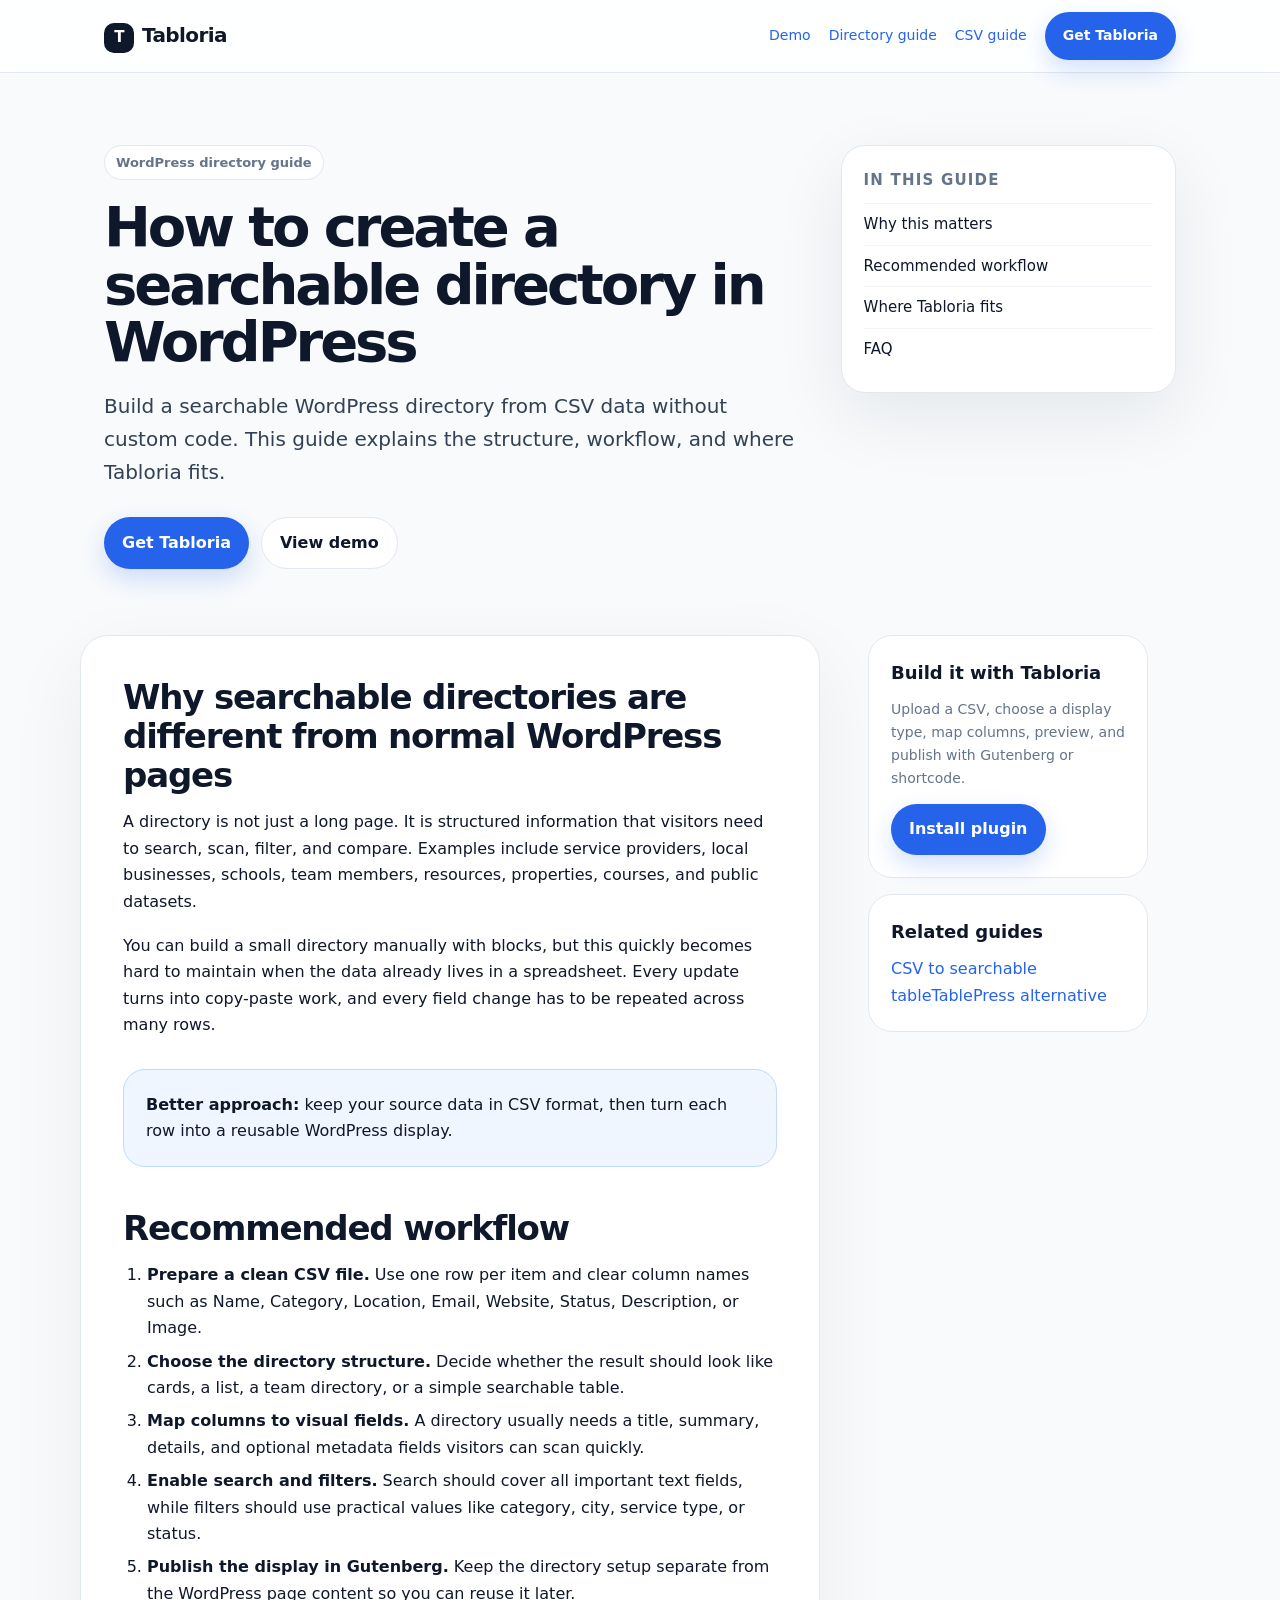
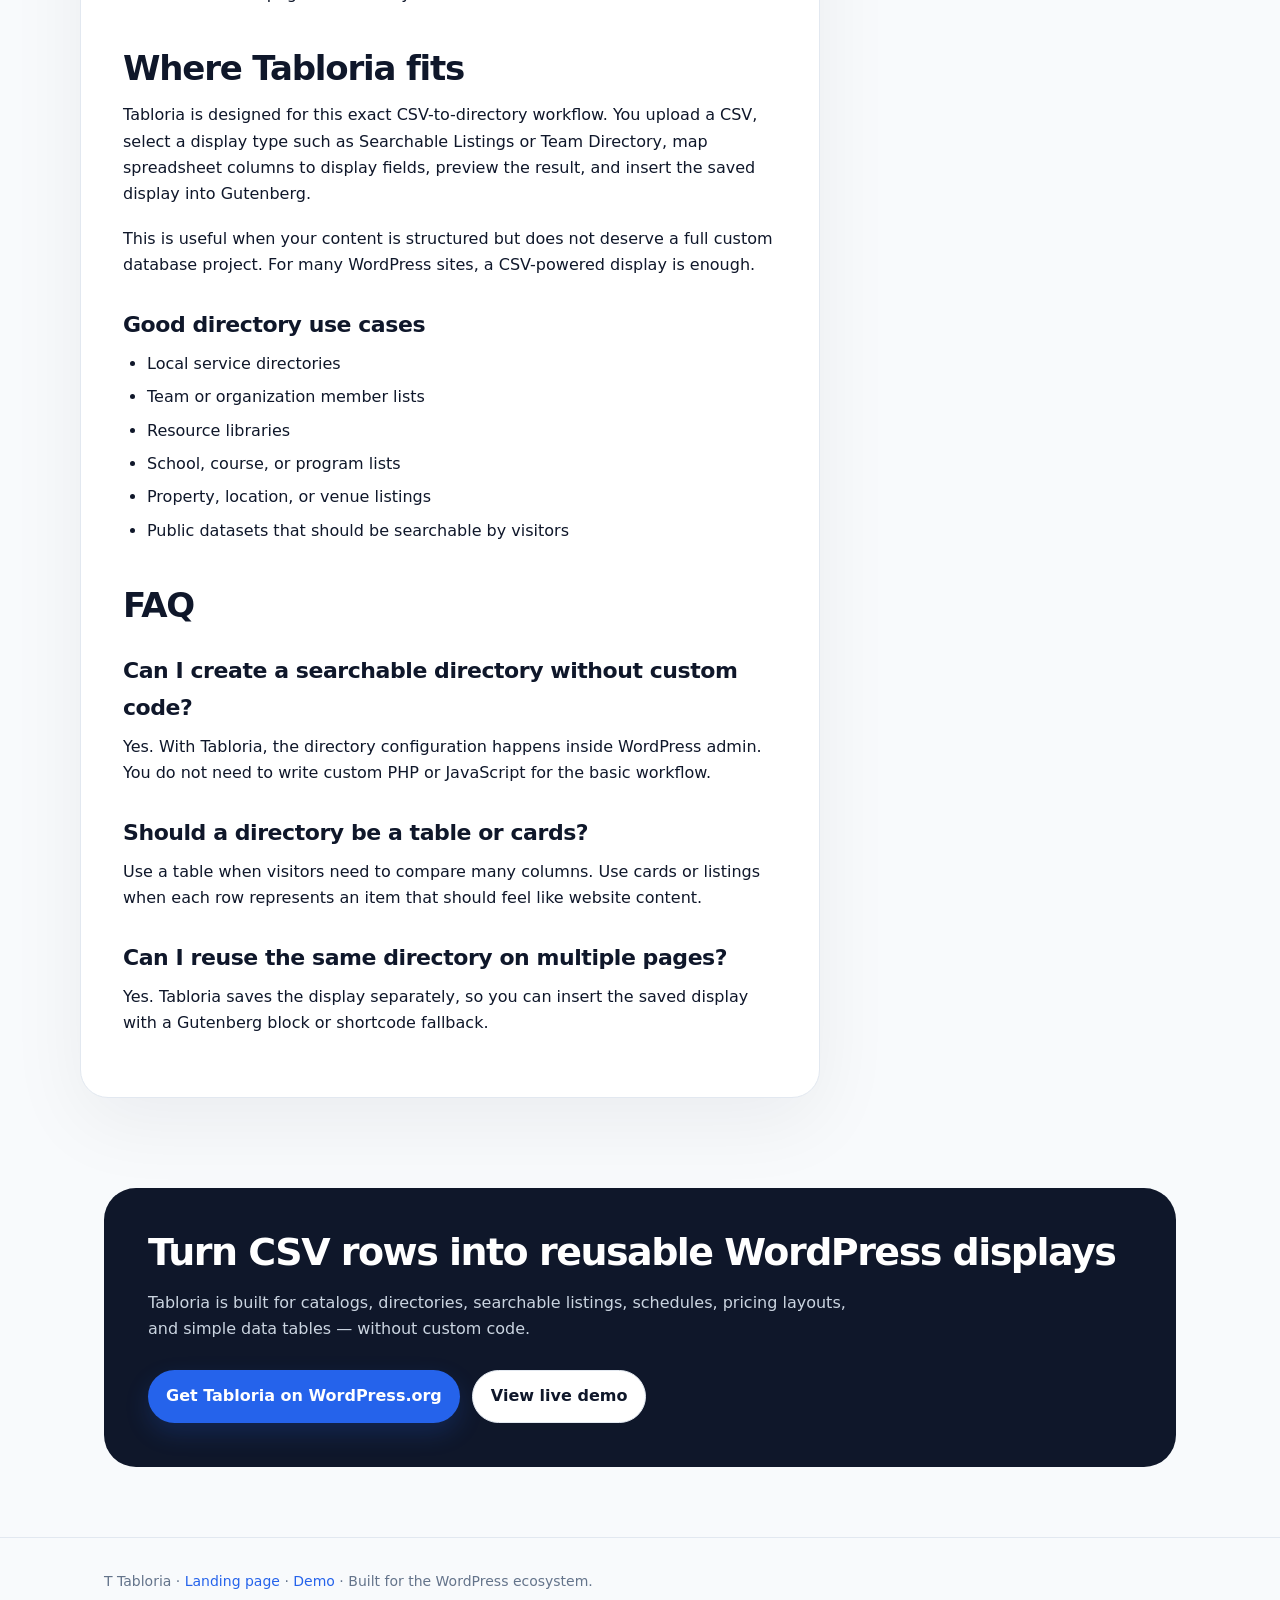
<file: blog/how-to-create-searchable-directory-wordpress/index.html>
<!doctype html>
<html lang="en">
<head>
  <meta charset="utf-8">
  <meta name="viewport" content="width=device-width, initial-scale=1">
  <title>How to Create a Searchable Directory in WordPress from CSV | Tabloria</title>
  <meta name="description" content="Learn how to create a searchable WordPress directory from CSV data using reusable displays, field mapping, filters, and Gutenberg insertion.">
  <link rel="canonical" href="https://tabloria.site/blog/how-to-create-searchable-directory-wordpress/">
  <meta property="og:title" content="How to Create a Searchable Directory in WordPress from CSV | Tabloria">
  <meta property="og:description" content="Learn how to create a searchable WordPress directory from CSV data using reusable displays, field mapping, filters, and Gutenberg insertion.">
  <meta property="og:type" content="article">
  <meta property="og:url" content="https://tabloria.site/blog/how-to-create-searchable-directory-wordpress/">
  <style>
:root{
  --bg:#f8fafc;--panel:#ffffff;--ink:#0f172a;--muted:#64748b;--line:#e2e8f0;--soft:#f1f5f9;--brand:#2563eb;--brand-dark:#1d4ed8;--accent:#0f766e;
}
*{box-sizing:border-box}body{margin:0;font-family:Inter,ui-sans-serif,system-ui,-apple-system,BlinkMacSystemFont,"Segoe UI",sans-serif;background:var(--bg);color:var(--ink);line-height:1.65}a{color:var(--brand);text-decoration:none}a:hover{text-decoration:underline}.wrap{max-width:1120px;margin:0 auto;padding:0 24px}.site-header{border-bottom:1px solid var(--line);background:rgba(255,255,255,.86);backdrop-filter:blur(12px);position:sticky;top:0;z-index:10}.nav{height:72px;display:flex;align-items:center;justify-content:space-between;gap:24px}.brand{font-weight:800;font-size:20px;color:var(--ink);letter-spacing:-.03em}.brand-mark{display:inline-flex;align-items:center;justify-content:center;width:30px;height:30px;border-radius:10px;background:var(--ink);color:white;margin-right:8px;font-size:15px}.nav-links{display:flex;align-items:center;gap:18px;font-size:14px}.button{display:inline-flex;align-items:center;justify-content:center;border-radius:999px;background:var(--brand);color:white;font-weight:700;padding:12px 18px;box-shadow:0 10px 24px rgba(37,99,235,.20)}.button:hover{background:var(--brand-dark);text-decoration:none}.button.secondary{background:white;color:var(--ink);border:1px solid var(--line);box-shadow:none}.hero{padding:72px 0 42px}.eyebrow{display:inline-flex;padding:6px 11px;border:1px solid var(--line);background:white;border-radius:999px;color:var(--muted);font-size:13px;font-weight:700}.hero-grid{display:grid;grid-template-columns:minmax(0,1.35fr) minmax(280px,.65fr);gap:40px;align-items:start}.hero h1{font-size:56px;line-height:1.02;letter-spacing:-.055em;margin:18px 0 18px}.lede{font-size:20px;color:#334155;max-width:760px}.hero-actions{display:flex;gap:12px;flex-wrap:wrap;margin-top:28px}.toc{background:white;border:1px solid var(--line);border-radius:24px;padding:22px;box-shadow:0 24px 70px rgba(15,23,42,.08)}.toc h2{font-size:15px;margin:0 0 10px;color:var(--muted);text-transform:uppercase;letter-spacing:.08em}.toc a{display:block;color:var(--ink);padding:8px 0;border-top:1px solid var(--soft);font-size:15px}.article{display:grid;grid-template-columns:minmax(0,740px) 280px;gap:48px;align-items:start;padding:24px 0 70px}.content{background:white;border:1px solid var(--line);border-radius:28px;padding:42px;box-shadow:0 24px 80px rgba(15,23,42,.06)}.content h2{font-size:34px;line-height:1.15;letter-spacing:-.035em;margin:42px 0 14px}.content h2:first-child{margin-top:0}.content h3{font-size:22px;letter-spacing:-.02em;margin:28px 0 8px}.content p{margin:0 0 18px}.content ul,.content ol{padding-left:24px;margin:0 0 22px}.content li{margin:7px 0}.callout{border:1px solid #bfdbfe;background:#eff6ff;border-radius:22px;padding:22px;margin:30px 0}.note{border:1px solid var(--line);background:var(--soft);border-radius:22px;padding:22px;margin:30px 0}.comparison{width:100%;border-collapse:separate;border-spacing:0;margin:24px 0;border:1px solid var(--line);border-radius:18px;overflow:hidden}.comparison th,.comparison td{text-align:left;padding:14px 16px;border-bottom:1px solid var(--line);vertical-align:top}.comparison th{background:var(--soft);font-size:14px;color:#334155}.comparison tr:last-child td{border-bottom:0}.sidebar{position:sticky;top:96px}.side-card{background:white;border:1px solid var(--line);border-radius:24px;padding:22px;margin-bottom:16px}.side-card h3{margin:0 0 10px;font-size:18px}.side-card p{color:var(--muted);font-size:14px;margin:0 0 14px}.footer-cta{background:var(--ink);color:white;border-radius:32px;padding:44px;margin:20px 0 70px}.footer-cta h2{font-size:38px;line-height:1.1;letter-spacing:-.04em;margin:0 0 14px}.footer-cta p{color:#cbd5e1;max-width:700px}.site-footer{border-top:1px solid var(--line);padding:32px 0;color:var(--muted);font-size:14px}@media(max-width:900px){.hero-grid,.article{grid-template-columns:1fr}.hero h1{font-size:42px}.content{padding:28px}.nav-links{display:none}.sidebar{position:static}.footer-cta h2{font-size:30px}}</style>
</head>
<body>
<header class="site-header"><div class="wrap nav"><a class="brand" href="/"><span class="brand-mark">T</span>Tabloria</a><nav class="nav-links"><a href="/demo.html">Demo</a><a href="/blog/how-to-create-searchable-directory-wordpress/">Directory guide</a><a href="/blog/csv-to-searchable-table-wordpress/">CSV guide</a><a class="button" href="https://wordpress.org/plugins/tabloria-searchable-displays/">Get Tabloria</a></nav></div></header>
<main>
  <section class="hero"><div class="wrap hero-grid"><div><span class="eyebrow">WordPress directory guide</span><h1>How to create a searchable directory in WordPress</h1><p class="lede">Build a searchable WordPress directory from CSV data without custom code. This guide explains the structure, workflow, and where Tabloria fits.</p><div class="hero-actions"><a class="button" href="https://wordpress.org/plugins/tabloria-searchable-displays/">Get Tabloria</a><a class="button secondary" href="/demo.html">View demo</a></div></div><aside class="toc"><h2>In this guide</h2><a href="#why">Why this matters</a><a href="#workflow">Recommended workflow</a><a href="#plugin">Where Tabloria fits</a><a href="#faq">FAQ</a></aside></div></section>
  <section class="wrap article"><article class="content">
<h2 id="why">Why searchable directories are different from normal WordPress pages</h2>
<p>A directory is not just a long page. It is structured information that visitors need to search, scan, filter, and compare. Examples include service providers, local businesses, schools, team members, resources, properties, courses, and public datasets.</p>
<p>You can build a small directory manually with blocks, but this quickly becomes hard to maintain when the data already lives in a spreadsheet. Every update turns into copy-paste work, and every field change has to be repeated across many rows.</p>
<div class="callout"><strong>Better approach:</strong> keep your source data in CSV format, then turn each row into a reusable WordPress display.</div>
<h2 id="workflow">Recommended workflow</h2>
<ol>
<li><strong>Prepare a clean CSV file.</strong> Use one row per item and clear column names such as Name, Category, Location, Email, Website, Status, Description, or Image.</li>
<li><strong>Choose the directory structure.</strong> Decide whether the result should look like cards, a list, a team directory, or a simple searchable table.</li>
<li><strong>Map columns to visual fields.</strong> A directory usually needs a title, summary, details, and optional metadata fields visitors can scan quickly.</li>
<li><strong>Enable search and filters.</strong> Search should cover all important text fields, while filters should use practical values like category, city, service type, or status.</li>
<li><strong>Publish the display in Gutenberg.</strong> Keep the directory setup separate from the WordPress page content so you can reuse it later.</li>
</ol>
<h2 id="plugin">Where Tabloria fits</h2>
<p>Tabloria is designed for this exact CSV-to-directory workflow. You upload a CSV, select a display type such as Searchable Listings or Team Directory, map spreadsheet columns to display fields, preview the result, and insert the saved display into Gutenberg.</p>
<p>This is useful when your content is structured but does not deserve a full custom database project. For many WordPress sites, a CSV-powered display is enough.</p>
<h3>Good directory use cases</h3>
<ul>
<li>Local service directories</li>
<li>Team or organization member lists</li>
<li>Resource libraries</li>
<li>School, course, or program lists</li>
<li>Property, location, or venue listings</li>
<li>Public datasets that should be searchable by visitors</li>
</ul>
<h2 id="faq">FAQ</h2>
<h3>Can I create a searchable directory without custom code?</h3>
<p>Yes. With Tabloria, the directory configuration happens inside WordPress admin. You do not need to write custom PHP or JavaScript for the basic workflow.</p>
<h3>Should a directory be a table or cards?</h3>
<p>Use a table when visitors need to compare many columns. Use cards or listings when each row represents an item that should feel like website content.</p>
<h3>Can I reuse the same directory on multiple pages?</h3>
<p>Yes. Tabloria saves the display separately, so you can insert the saved display with a Gutenberg block or shortcode fallback.</p>
</article><aside class="sidebar"><div class="side-card"><h3>Build it with Tabloria</h3><p>Upload a CSV, choose a display type, map columns, preview, and publish with Gutenberg or shortcode.</p><a class="button" href="https://wordpress.org/plugins/tabloria-searchable-displays/">Install plugin</a></div><div class="side-card"><h3>Related guides</h3><a href="/blog/csv-to-searchable-table-wordpress/">CSV to searchable table</a><a href="/blog/tablepress-alternative-searchable-displays/">TablePress alternative</a></div></aside></section>
  <section class="wrap"><div class="footer-cta"><h2>Turn CSV rows into reusable WordPress displays</h2><p>Tabloria is built for catalogs, directories, searchable listings, schedules, pricing layouts, and simple data tables — without custom code.</p><div class="hero-actions"><a class="button" href="https://wordpress.org/plugins/tabloria-searchable-displays/">Get Tabloria on WordPress.org</a><a class="button secondary" href="/demo.html">View live demo</a></div></div></section>
</main>
<footer class="site-footer"><div class="wrap">T Tabloria · <a href="/">Landing page</a> · <a href="/demo.html">Demo</a> · Built for the WordPress ecosystem.</div></footer>
</body>
</html>
</file>
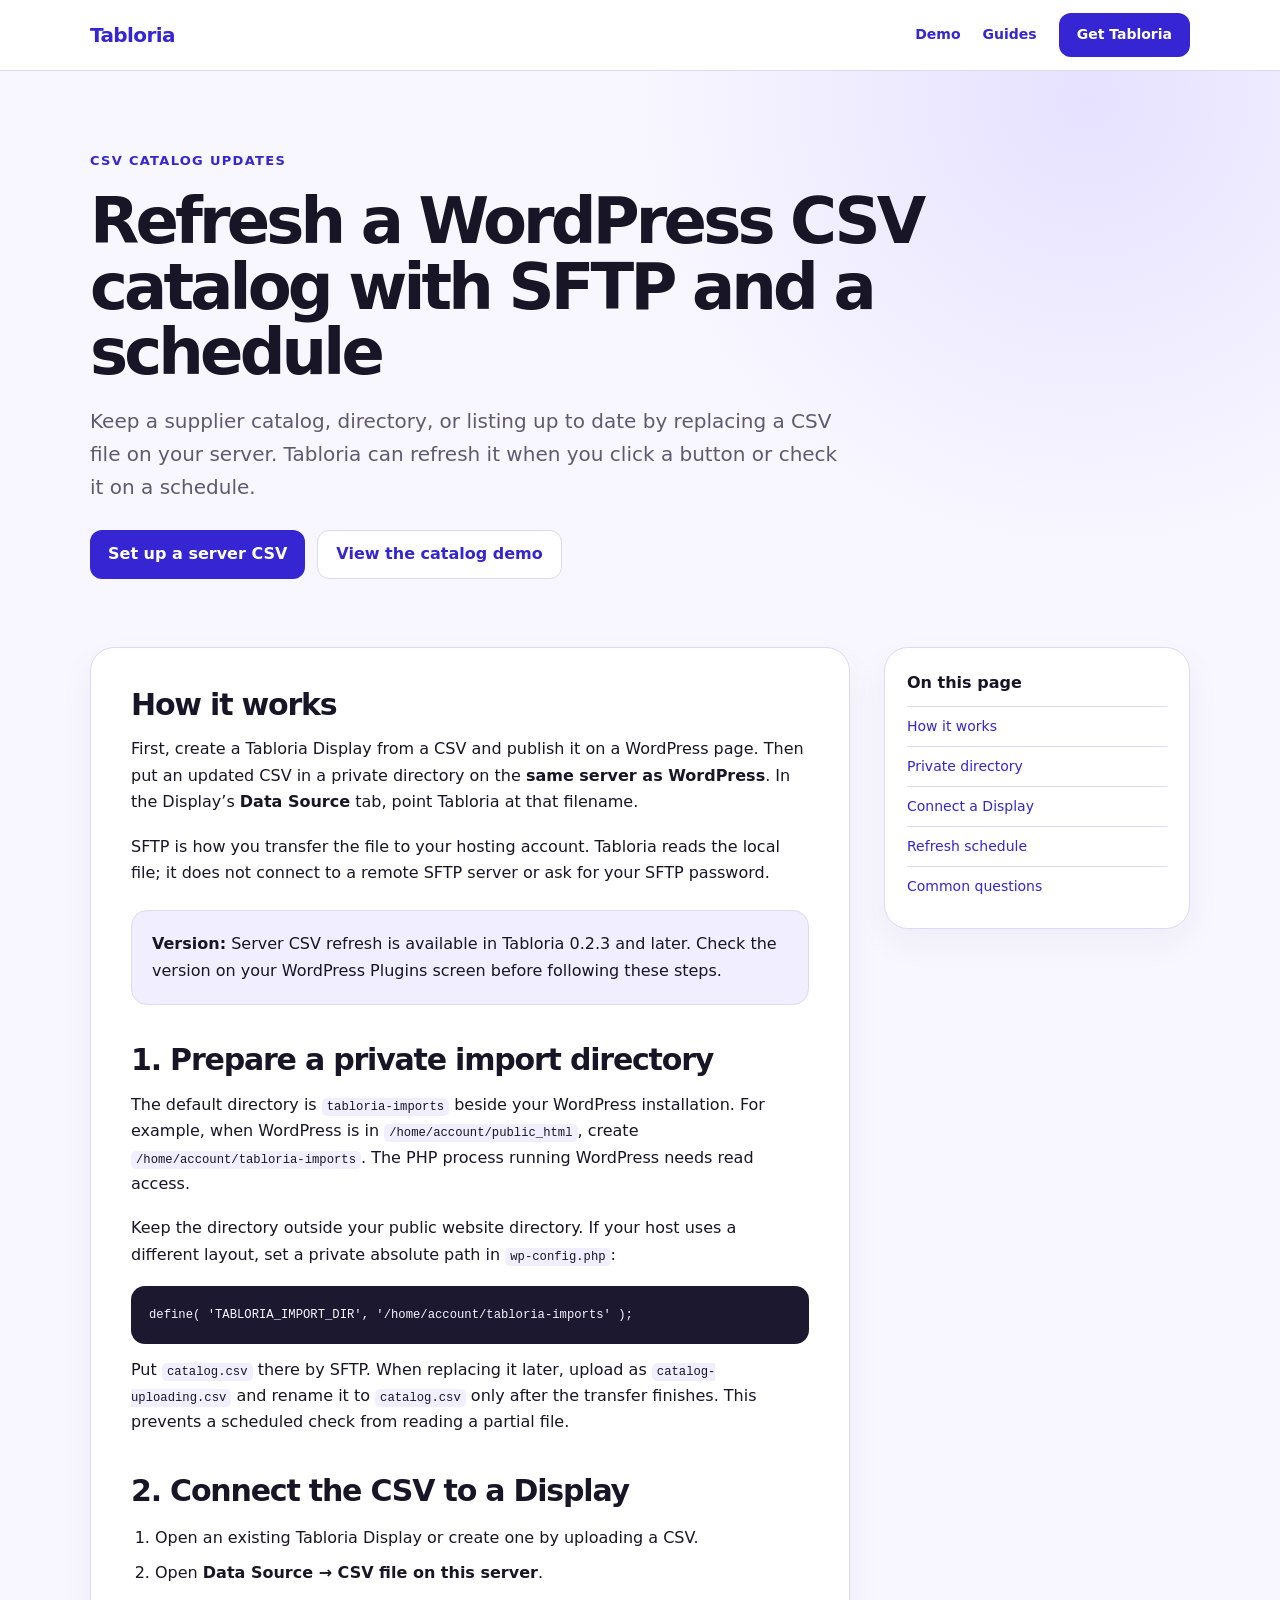
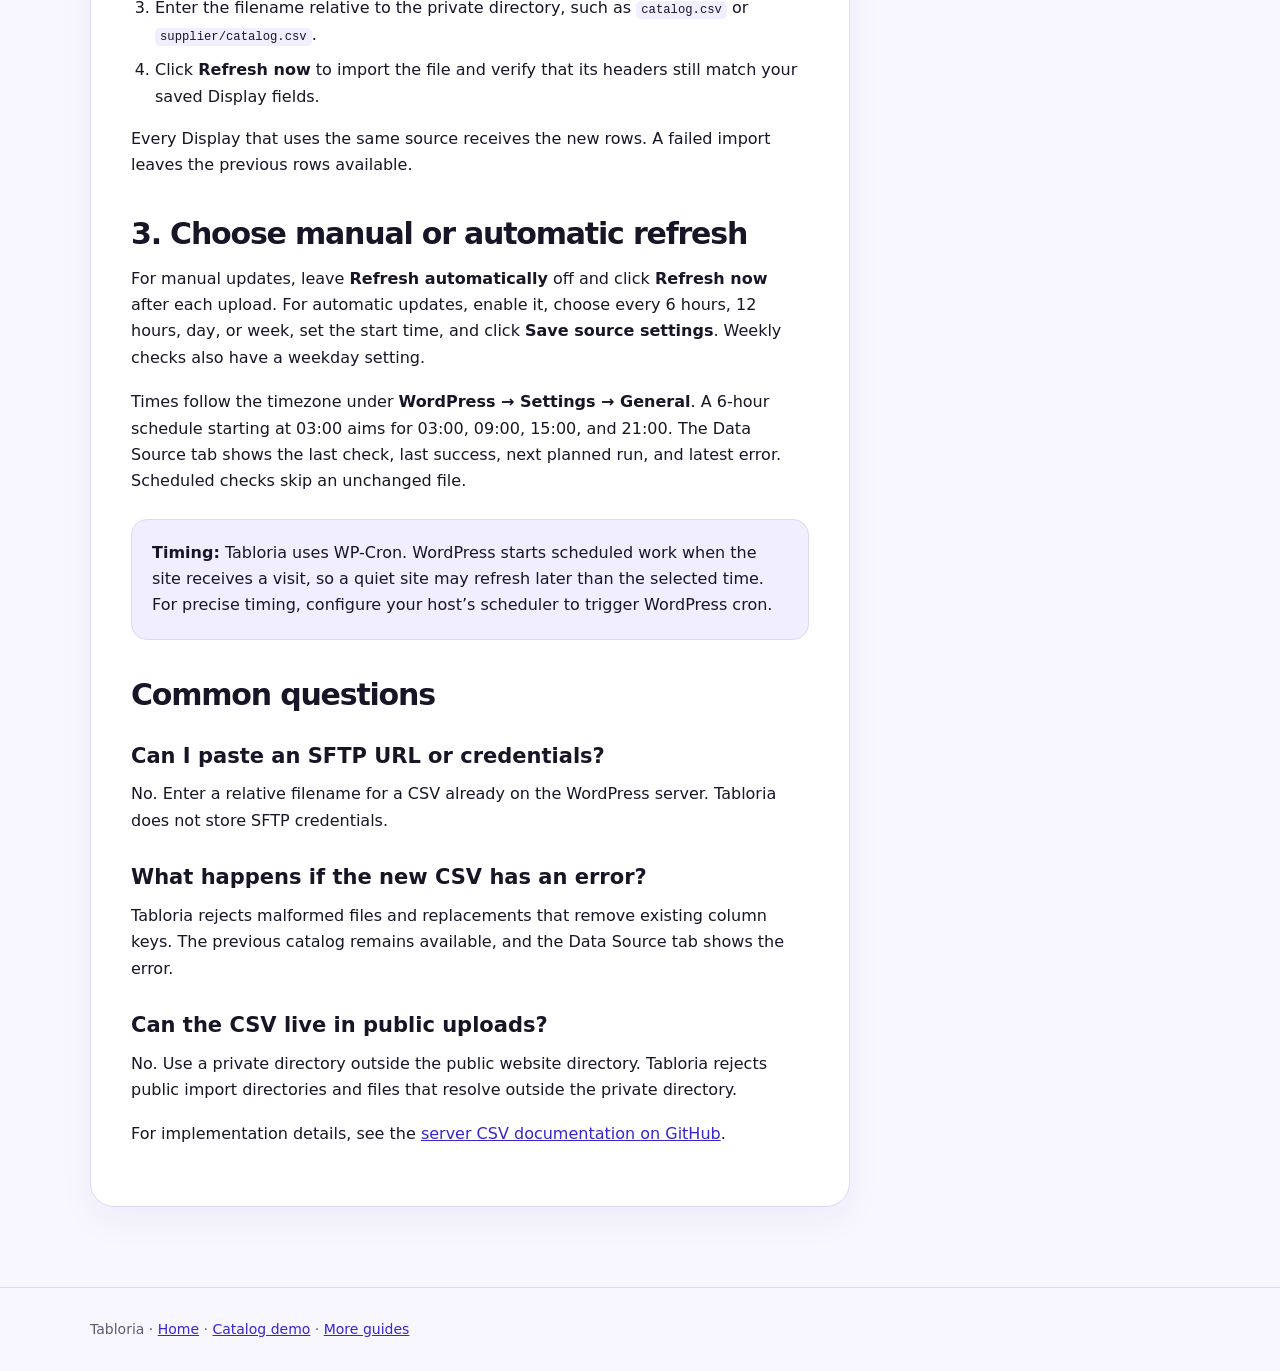
<file: blog/refresh-csv-wordpress-sftp/index.html>
<!doctype html>
<html lang="en">
<head>
  <meta charset="utf-8">
  <meta name="viewport" content="width=device-width, initial-scale=1">
  <title>Refresh a WordPress CSV Catalog with SFTP and a Schedule | Tabloria</title>
  <meta name="description" content="Keep a WordPress CSV catalog current: upload a file to a private server directory by SFTP, then refresh it manually or schedule checks with Tabloria.">
  <link rel="canonical" href="https://tabloria.site/blog/refresh-csv-wordpress-sftp/">
  <meta property="og:type" content="article">
  <meta property="og:title" content="Refresh a WordPress CSV Catalog with SFTP and a Schedule | Tabloria">
  <meta property="og:description" content="Connect a private server CSV to Tabloria and choose manual or scheduled refreshes.">
  <meta property="og:url" content="https://tabloria.site/blog/refresh-csv-wordpress-sftp/">
  <style>
    :root{--bg:#f8f7ff;--ink:#171526;--muted:#5f5a70;--line:#ddd8f5;--brand:#3525d3;--soft:#f1efff}
    *{box-sizing:border-box}html{scroll-behavior:smooth}body{margin:0;background:var(--bg);color:var(--ink);font-family:Inter,ui-sans-serif,system-ui,-apple-system,BlinkMacSystemFont,"Segoe UI",sans-serif;line-height:1.65}
    a{color:var(--brand)}.wrap{width:min(1100px,calc(100% - 40px));margin:auto}.nav{background:#ffffffeb;border-bottom:1px solid var(--line);position:sticky;top:0;z-index:10}.nav-inner{min-height:70px;display:flex;justify-content:space-between;align-items:center;gap:20px}.brand{font-size:20px;font-weight:800;letter-spacing:-.03em;text-decoration:none}.nav-links{display:flex;gap:22px;align-items:center;font-size:14px;font-weight:650}.nav-links a{text-decoration:none}.button{display:inline-flex;align-items:center;justify-content:center;min-height:44px;padding:10px 18px;border-radius:12px;background:var(--brand);color:#fff;text-decoration:none;font-weight:750}.button.secondary{background:#fff;color:var(--brand);border:1px solid var(--line)}
    .hero{padding:76px 0 52px;background:radial-gradient(circle at 85% 5%,#e6e1ff,transparent 38%),var(--bg)}.eyebrow{display:inline-block;color:var(--brand);font-size:13px;font-weight:800;text-transform:uppercase;letter-spacing:.1em}.hero h1{font-size:clamp(40px,5.4vw,64px);line-height:1.02;letter-spacing:-.06em;max-width:850px;margin:16px 0 20px}.lede{color:var(--muted);font-size:20px;max-width:760px}.actions{display:flex;gap:12px;flex-wrap:wrap;margin-top:26px}
    .layout{display:grid;grid-template-columns:minmax(0,760px) minmax(0,1fr);gap:34px;align-items:start;padding:16px 0 80px}.content,.toc{min-width:0;background:#fff;border:1px solid var(--line);border-radius:24px;box-shadow:0 14px 36px #2720710c}.content{padding:40px}.content h2{font-size:30px;line-height:1.16;letter-spacing:-.04em;margin:38px 0 14px}.content h2:first-child{margin-top:0}.content h3{font-size:21px;margin:26px 0 8px}.content p{margin:0 0 18px}.content li{margin:9px 0}.content ol,.content ul{padding-left:24px}.content code{background:var(--soft);padding:2px 5px;border-radius:5px;font-size:.94em;overflow-wrap:anywhere}.content pre{max-width:100%;background:#1b1830;color:#f6f4ff;padding:18px;border-radius:14px;overflow:auto}.content pre code{background:none;padding:0}.note{padding:20px;border-radius:16px;background:var(--soft);border:1px solid var(--line);margin:24px 0}.toc{padding:22px;position:sticky;top:90px}.toc strong{display:block;margin-bottom:10px}.toc a{display:block;padding:8px 0;border-top:1px solid var(--line);text-decoration:none;font-size:14px}.footer{border-top:1px solid var(--line);padding:30px 0;color:var(--muted);font-size:14px}
    @media(max-width:850px){.layout{grid-template-columns:minmax(0,1fr)}.toc{position:static;grid-row:1}.nav-links{gap:12px}.nav-links .optional{display:none}}@media(max-width:540px){.wrap{width:min(100% - 28px,1100px)}.content{padding:24px}.hero{padding:48px 0 32px}.button{width:100%}.nav-links .button{width:auto}.actions{flex-direction:column}}
  </style>
</head>
<body>
  <header class="nav"><div class="wrap nav-inner"><a class="brand" href="/">Tabloria</a><nav class="nav-links" aria-label="Main navigation"><a class="optional" href="/demo.html">Demo</a><a class="optional" href="/blog/">Guides</a><a class="button" href="https://wordpress.org/plugins/tabloria-searchable-displays/">Get Tabloria</a></nav></div></header>
  <main>
    <section class="hero"><div class="wrap"><span class="eyebrow">CSV catalog updates</span><h1>Refresh a WordPress CSV catalog with SFTP and a schedule</h1><p class="lede">Keep a supplier catalog, directory, or listing up to date by replacing a CSV file on your server. Tabloria can refresh it when you click a button or check it on a schedule.</p><div class="actions"><a class="button" href="#setup">Set up a server CSV</a><a class="button secondary" href="/demo.html">View the catalog demo</a></div></div></section>
    <div class="wrap layout">
      <article class="content">
        <h2 id="how-it-works">How it works</h2>
        <p>First, create a Tabloria Display from a CSV and publish it on a WordPress page. Then put an updated CSV in a private directory on the <strong>same server as WordPress</strong>. In the Display’s <strong>Data Source</strong> tab, point Tabloria at that filename.</p>
        <p>SFTP is how you transfer the file to your hosting account. Tabloria reads the local file; it does not connect to a remote SFTP server or ask for your SFTP password.</p>
        <div class="note"><strong>Version:</strong> Server CSV refresh is available in Tabloria 0.2.3 and later. Check the version on your WordPress Plugins screen before following these steps.</div>

        <h2 id="setup">1. Prepare a private import directory</h2>
        <p>The default directory is <code>tabloria-imports</code> beside your WordPress installation. For example, when WordPress is in <code>/home/account/public_html</code>, create <code>/home/account/tabloria-imports</code>. The PHP process running WordPress needs read access.</p>
        <p>Keep the directory outside your public website directory. If your host uses a different layout, set a private absolute path in <code>wp-config.php</code>:</p>
        <pre><code>define( 'TABLORIA_IMPORT_DIR', '/home/account/tabloria-imports' );</code></pre>
        <p>Put <code>catalog.csv</code> there by SFTP. When replacing it later, upload as <code>catalog-uploading.csv</code> and rename it to <code>catalog.csv</code> only after the transfer finishes. This prevents a scheduled check from reading a partial file.</p>

        <h2 id="connect">2. Connect the CSV to a Display</h2>
        <ol>
          <li>Open an existing Tabloria Display or create one by uploading a CSV.</li>
          <li>Open <strong>Data Source → CSV file on this server</strong>.</li>
          <li>Enter the filename relative to the private directory, such as <code>catalog.csv</code> or <code>supplier/catalog.csv</code>.</li>
          <li>Click <strong>Refresh now</strong> to import the file and verify that its headers still match your saved Display fields.</li>
        </ol>
        <p>Every Display that uses the same source receives the new rows. A failed import leaves the previous rows available.</p>

        <h2 id="schedule">3. Choose manual or automatic refresh</h2>
        <p>For manual updates, leave <strong>Refresh automatically</strong> off and click <strong>Refresh now</strong> after each upload. For automatic updates, enable it, choose every 6 hours, 12 hours, day, or week, set the start time, and click <strong>Save source settings</strong>. Weekly checks also have a weekday setting.</p>
        <p>Times follow the timezone under <strong>WordPress → Settings → General</strong>. A 6-hour schedule starting at 03:00 aims for 03:00, 09:00, 15:00, and 21:00. The Data Source tab shows the last check, last success, next planned run, and latest error. Scheduled checks skip an unchanged file.</p>
        <div class="note"><strong>Timing:</strong> Tabloria uses WP-Cron. WordPress starts scheduled work when the site receives a visit, so a quiet site may refresh later than the selected time. For precise timing, configure your host’s scheduler to trigger WordPress cron.</div>

        <h2 id="faq">Common questions</h2>
        <h3>Can I paste an SFTP URL or credentials?</h3>
        <p>No. Enter a relative filename for a CSV already on the WordPress server. Tabloria does not store SFTP credentials.</p>
        <h3>What happens if the new CSV has an error?</h3>
        <p>Tabloria rejects malformed files and replacements that remove existing column keys. The previous catalog remains available, and the Data Source tab shows the error.</p>
        <h3>Can the CSV live in public uploads?</h3>
        <p>No. Use a private directory outside the public website directory. Tabloria rejects public import directories and files that resolve outside the private directory.</p>
        <p>For implementation details, see the <a href="https://github.com/Aroxed/Tabloria/blob/master/tabloria-searchable-displays/docs/SERVER-CSV-SYNC.md">server CSV documentation on GitHub</a>.</p>
      </article>
      <aside class="toc" aria-label="On this page"><strong>On this page</strong><a href="#how-it-works">How it works</a><a href="#setup">Private directory</a><a href="#connect">Connect a Display</a><a href="#schedule">Refresh schedule</a><a href="#faq">Common questions</a></aside>
    </div>
  </main>
  <footer class="footer"><div class="wrap">Tabloria · <a href="/">Home</a> · <a href="/demo.html">Catalog demo</a> · <a href="/blog/">More guides</a></div></footer>
</body>
</html>
</file>
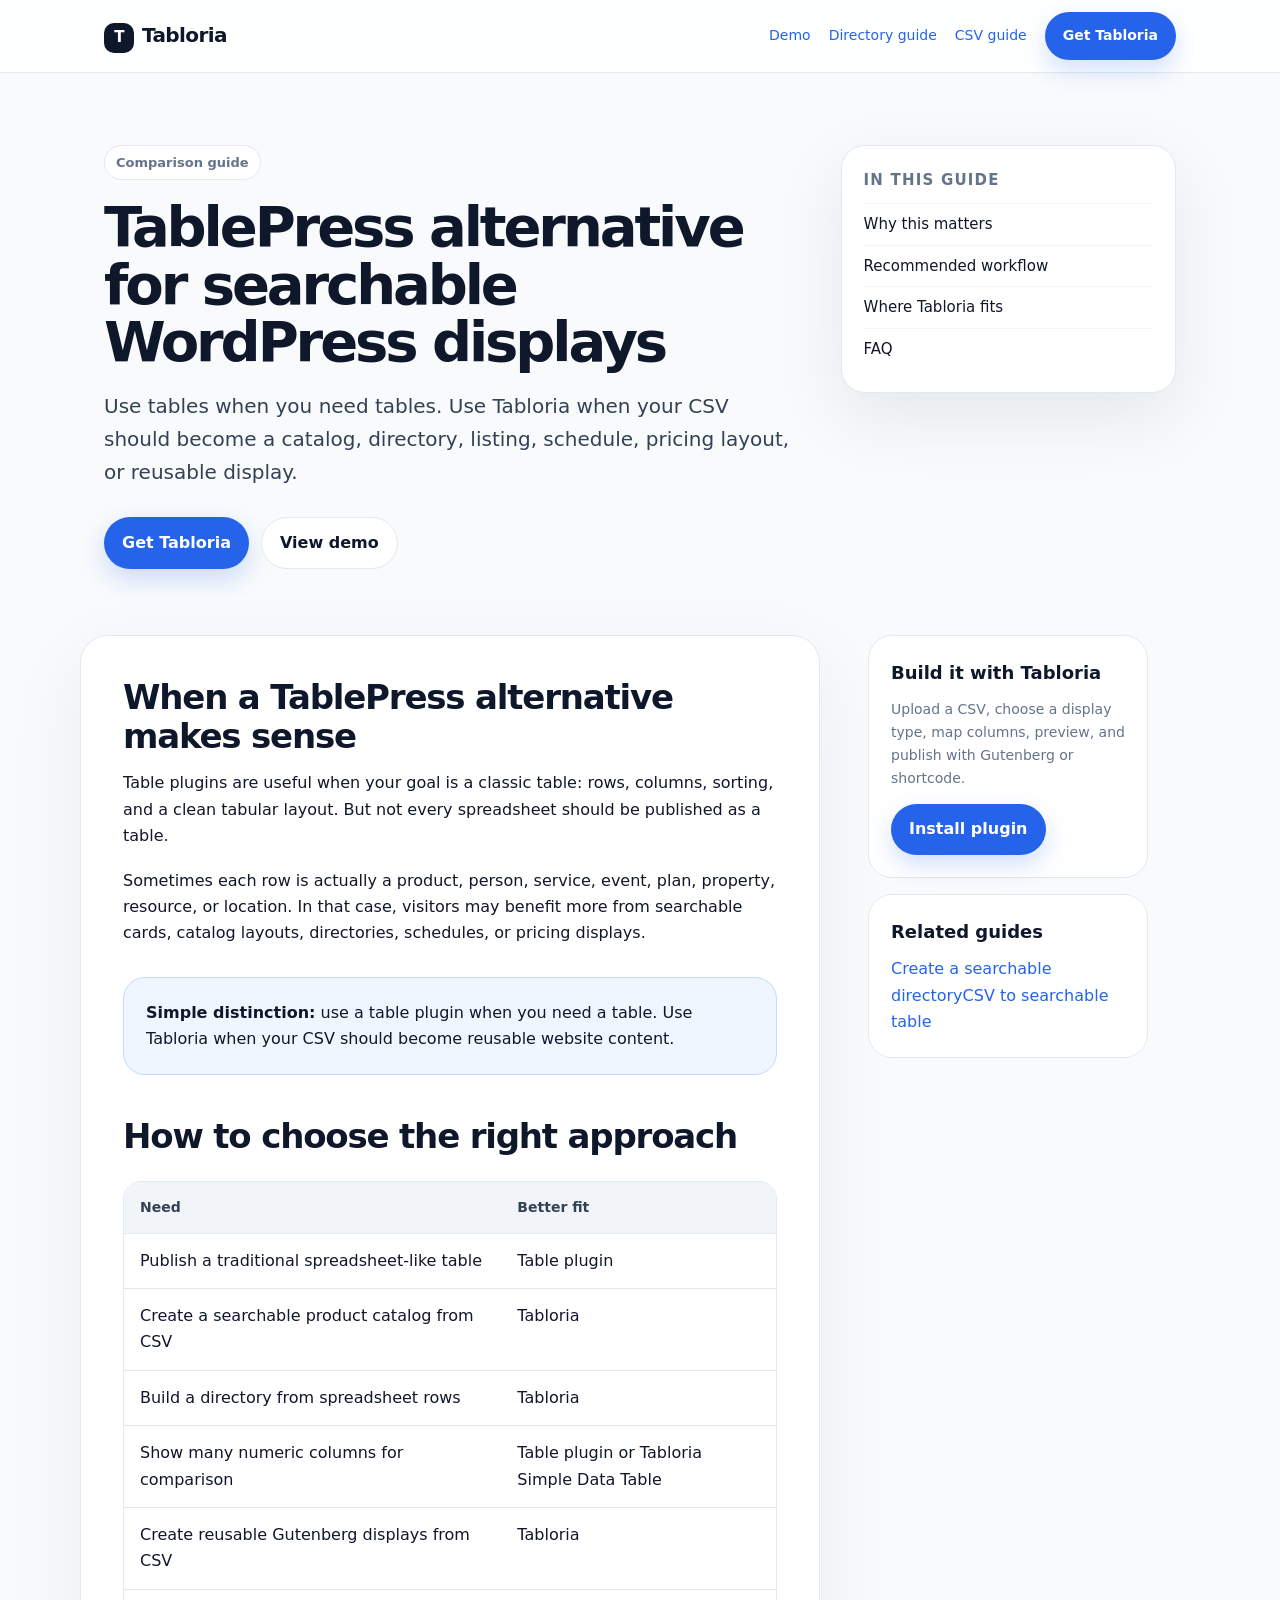
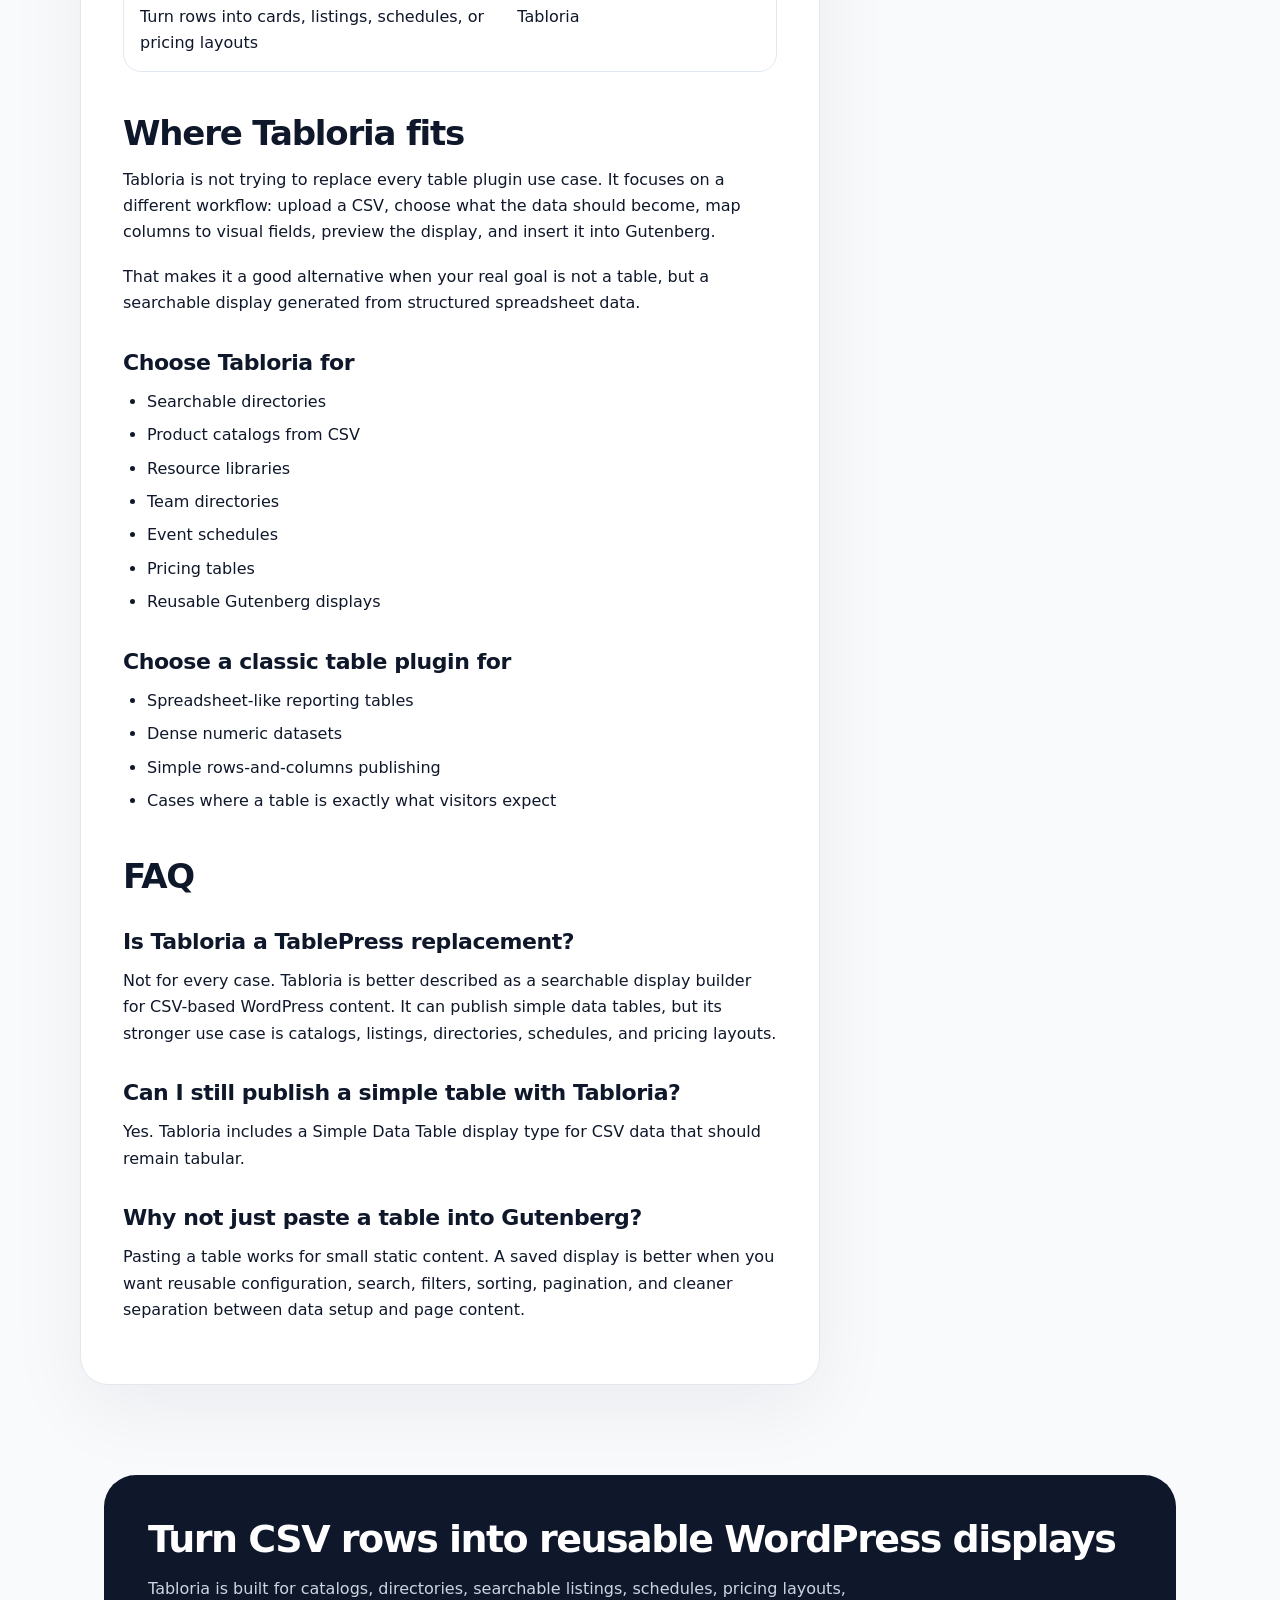
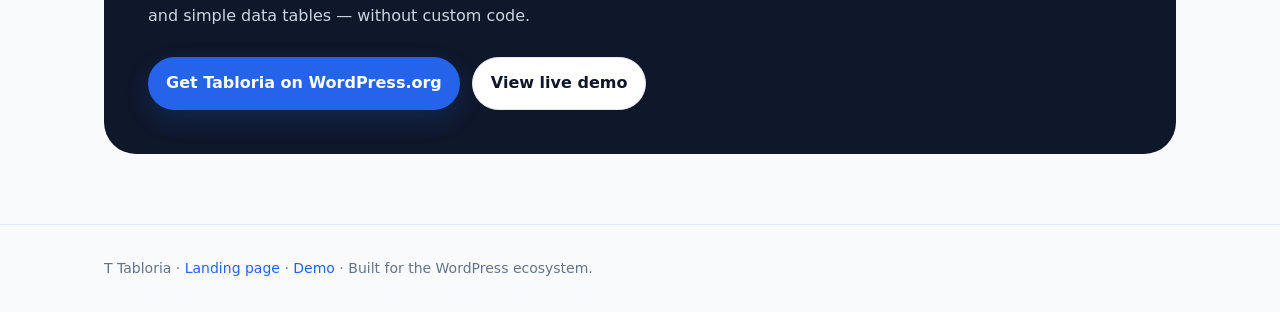
<file: blog/tablepress-alternative-searchable-displays/index.html>
<!doctype html>
<html lang="en">
<head>
  <meta charset="utf-8">
  <meta name="viewport" content="width=device-width, initial-scale=1">
  <title>TablePress Alternative for Searchable WordPress Displays | Tabloria</title>
  <meta name="description" content="Looking for a TablePress alternative for searchable directories, catalogs, listings, and CSV-based Gutenberg displays? See where Tabloria fits.">
  <link rel="canonical" href="https://tabloria.site/blog/tablepress-alternative-searchable-displays/">
  <meta property="og:title" content="TablePress Alternative for Searchable WordPress Displays | Tabloria">
  <meta property="og:description" content="Looking for a TablePress alternative for searchable directories, catalogs, listings, and CSV-based Gutenberg displays? See where Tabloria fits.">
  <meta property="og:type" content="article">
  <meta property="og:url" content="https://tabloria.site/blog/tablepress-alternative-searchable-displays/">
  <style>
:root{
  --bg:#f8fafc;--panel:#ffffff;--ink:#0f172a;--muted:#64748b;--line:#e2e8f0;--soft:#f1f5f9;--brand:#2563eb;--brand-dark:#1d4ed8;--accent:#0f766e;
}
*{box-sizing:border-box}body{margin:0;font-family:Inter,ui-sans-serif,system-ui,-apple-system,BlinkMacSystemFont,"Segoe UI",sans-serif;background:var(--bg);color:var(--ink);line-height:1.65}a{color:var(--brand);text-decoration:none}a:hover{text-decoration:underline}.wrap{max-width:1120px;margin:0 auto;padding:0 24px}.site-header{border-bottom:1px solid var(--line);background:rgba(255,255,255,.86);backdrop-filter:blur(12px);position:sticky;top:0;z-index:10}.nav{height:72px;display:flex;align-items:center;justify-content:space-between;gap:24px}.brand{font-weight:800;font-size:20px;color:var(--ink);letter-spacing:-.03em}.brand-mark{display:inline-flex;align-items:center;justify-content:center;width:30px;height:30px;border-radius:10px;background:var(--ink);color:white;margin-right:8px;font-size:15px}.nav-links{display:flex;align-items:center;gap:18px;font-size:14px}.button{display:inline-flex;align-items:center;justify-content:center;border-radius:999px;background:var(--brand);color:white;font-weight:700;padding:12px 18px;box-shadow:0 10px 24px rgba(37,99,235,.20)}.button:hover{background:var(--brand-dark);text-decoration:none}.button.secondary{background:white;color:var(--ink);border:1px solid var(--line);box-shadow:none}.hero{padding:72px 0 42px}.eyebrow{display:inline-flex;padding:6px 11px;border:1px solid var(--line);background:white;border-radius:999px;color:var(--muted);font-size:13px;font-weight:700}.hero-grid{display:grid;grid-template-columns:minmax(0,1.35fr) minmax(280px,.65fr);gap:40px;align-items:start}.hero h1{font-size:56px;line-height:1.02;letter-spacing:-.055em;margin:18px 0 18px}.lede{font-size:20px;color:#334155;max-width:760px}.hero-actions{display:flex;gap:12px;flex-wrap:wrap;margin-top:28px}.toc{background:white;border:1px solid var(--line);border-radius:24px;padding:22px;box-shadow:0 24px 70px rgba(15,23,42,.08)}.toc h2{font-size:15px;margin:0 0 10px;color:var(--muted);text-transform:uppercase;letter-spacing:.08em}.toc a{display:block;color:var(--ink);padding:8px 0;border-top:1px solid var(--soft);font-size:15px}.article{display:grid;grid-template-columns:minmax(0,740px) 280px;gap:48px;align-items:start;padding:24px 0 70px}.content{background:white;border:1px solid var(--line);border-radius:28px;padding:42px;box-shadow:0 24px 80px rgba(15,23,42,.06)}.content h2{font-size:34px;line-height:1.15;letter-spacing:-.035em;margin:42px 0 14px}.content h2:first-child{margin-top:0}.content h3{font-size:22px;letter-spacing:-.02em;margin:28px 0 8px}.content p{margin:0 0 18px}.content ul,.content ol{padding-left:24px;margin:0 0 22px}.content li{margin:7px 0}.callout{border:1px solid #bfdbfe;background:#eff6ff;border-radius:22px;padding:22px;margin:30px 0}.note{border:1px solid var(--line);background:var(--soft);border-radius:22px;padding:22px;margin:30px 0}.comparison{width:100%;border-collapse:separate;border-spacing:0;margin:24px 0;border:1px solid var(--line);border-radius:18px;overflow:hidden}.comparison th,.comparison td{text-align:left;padding:14px 16px;border-bottom:1px solid var(--line);vertical-align:top}.comparison th{background:var(--soft);font-size:14px;color:#334155}.comparison tr:last-child td{border-bottom:0}.sidebar{position:sticky;top:96px}.side-card{background:white;border:1px solid var(--line);border-radius:24px;padding:22px;margin-bottom:16px}.side-card h3{margin:0 0 10px;font-size:18px}.side-card p{color:var(--muted);font-size:14px;margin:0 0 14px}.footer-cta{background:var(--ink);color:white;border-radius:32px;padding:44px;margin:20px 0 70px}.footer-cta h2{font-size:38px;line-height:1.1;letter-spacing:-.04em;margin:0 0 14px}.footer-cta p{color:#cbd5e1;max-width:700px}.site-footer{border-top:1px solid var(--line);padding:32px 0;color:var(--muted);font-size:14px}@media(max-width:900px){.hero-grid,.article{grid-template-columns:1fr}.hero h1{font-size:42px}.content{padding:28px}.nav-links{display:none}.sidebar{position:static}.footer-cta h2{font-size:30px}}</style>
</head>
<body>
<header class="site-header"><div class="wrap nav"><a class="brand" href="/"><span class="brand-mark">T</span>Tabloria</a><nav class="nav-links"><a href="/demo.html">Demo</a><a href="/blog/how-to-create-searchable-directory-wordpress/">Directory guide</a><a href="/blog/csv-to-searchable-table-wordpress/">CSV guide</a><a class="button" href="https://wordpress.org/plugins/tabloria-searchable-displays/">Get Tabloria</a></nav></div></header>
<main>
  <section class="hero"><div class="wrap hero-grid"><div><span class="eyebrow">Comparison guide</span><h1>TablePress alternative for searchable WordPress displays</h1><p class="lede">Use tables when you need tables. Use Tabloria when your CSV should become a catalog, directory, listing, schedule, pricing layout, or reusable display.</p><div class="hero-actions"><a class="button" href="https://wordpress.org/plugins/tabloria-searchable-displays/">Get Tabloria</a><a class="button secondary" href="/demo.html">View demo</a></div></div><aside class="toc"><h2>In this guide</h2><a href="#why">Why this matters</a><a href="#workflow">Recommended workflow</a><a href="#plugin">Where Tabloria fits</a><a href="#faq">FAQ</a></aside></div></section>
  <section class="wrap article"><article class="content">
<h2 id="why">When a TablePress alternative makes sense</h2>
<p>Table plugins are useful when your goal is a classic table: rows, columns, sorting, and a clean tabular layout. But not every spreadsheet should be published as a table.</p>
<p>Sometimes each row is actually a product, person, service, event, plan, property, resource, or location. In that case, visitors may benefit more from searchable cards, catalog layouts, directories, schedules, or pricing displays.</p>
<div class="callout"><strong>Simple distinction:</strong> use a table plugin when you need a table. Use Tabloria when your CSV should become reusable website content.</div>
<h2 id="workflow">How to choose the right approach</h2>
<table class="comparison"><thead><tr><th>Need</th><th>Better fit</th></tr></thead><tbody><tr><td>Publish a traditional spreadsheet-like table</td><td>Table plugin</td></tr><tr><td>Create a searchable product catalog from CSV</td><td>Tabloria</td></tr><tr><td>Build a directory from spreadsheet rows</td><td>Tabloria</td></tr><tr><td>Show many numeric columns for comparison</td><td>Table plugin or Tabloria Simple Data Table</td></tr><tr><td>Create reusable Gutenberg displays from CSV</td><td>Tabloria</td></tr><tr><td>Turn rows into cards, listings, schedules, or pricing layouts</td><td>Tabloria</td></tr></tbody></table>
<h2 id="plugin">Where Tabloria fits</h2>
<p>Tabloria is not trying to replace every table plugin use case. It focuses on a different workflow: upload a CSV, choose what the data should become, map columns to visual fields, preview the display, and insert it into Gutenberg.</p>
<p>That makes it a good alternative when your real goal is not a table, but a searchable display generated from structured spreadsheet data.</p>
<h3>Choose Tabloria for</h3>
<ul>
<li>Searchable directories</li>
<li>Product catalogs from CSV</li>
<li>Resource libraries</li>
<li>Team directories</li>
<li>Event schedules</li>
<li>Pricing tables</li>
<li>Reusable Gutenberg displays</li>
</ul>
<h3>Choose a classic table plugin for</h3>
<ul>
<li>Spreadsheet-like reporting tables</li>
<li>Dense numeric datasets</li>
<li>Simple rows-and-columns publishing</li>
<li>Cases where a table is exactly what visitors expect</li>
</ul>
<h2 id="faq">FAQ</h2>
<h3>Is Tabloria a TablePress replacement?</h3>
<p>Not for every case. Tabloria is better described as a searchable display builder for CSV-based WordPress content. It can publish simple data tables, but its stronger use case is catalogs, listings, directories, schedules, and pricing layouts.</p>
<h3>Can I still publish a simple table with Tabloria?</h3>
<p>Yes. Tabloria includes a Simple Data Table display type for CSV data that should remain tabular.</p>
<h3>Why not just paste a table into Gutenberg?</h3>
<p>Pasting a table works for small static content. A saved display is better when you want reusable configuration, search, filters, sorting, pagination, and cleaner separation between data setup and page content.</p>
</article><aside class="sidebar"><div class="side-card"><h3>Build it with Tabloria</h3><p>Upload a CSV, choose a display type, map columns, preview, and publish with Gutenberg or shortcode.</p><a class="button" href="https://wordpress.org/plugins/tabloria-searchable-displays/">Install plugin</a></div><div class="side-card"><h3>Related guides</h3><a href="/blog/how-to-create-searchable-directory-wordpress/">Create a searchable directory</a><a href="/blog/csv-to-searchable-table-wordpress/">CSV to searchable table</a></div></aside></section>
  <section class="wrap"><div class="footer-cta"><h2>Turn CSV rows into reusable WordPress displays</h2><p>Tabloria is built for catalogs, directories, searchable listings, schedules, pricing layouts, and simple data tables — without custom code.</p><div class="hero-actions"><a class="button" href="https://wordpress.org/plugins/tabloria-searchable-displays/">Get Tabloria on WordPress.org</a><a class="button secondary" href="/demo.html">View live demo</a></div></div></section>
</main>
<footer class="site-footer"><div class="wrap">T Tabloria · <a href="/">Landing page</a> · <a href="/demo.html">Demo</a> · Built for the WordPress ecosystem.</div></footer>
</body>
</html>
</file>
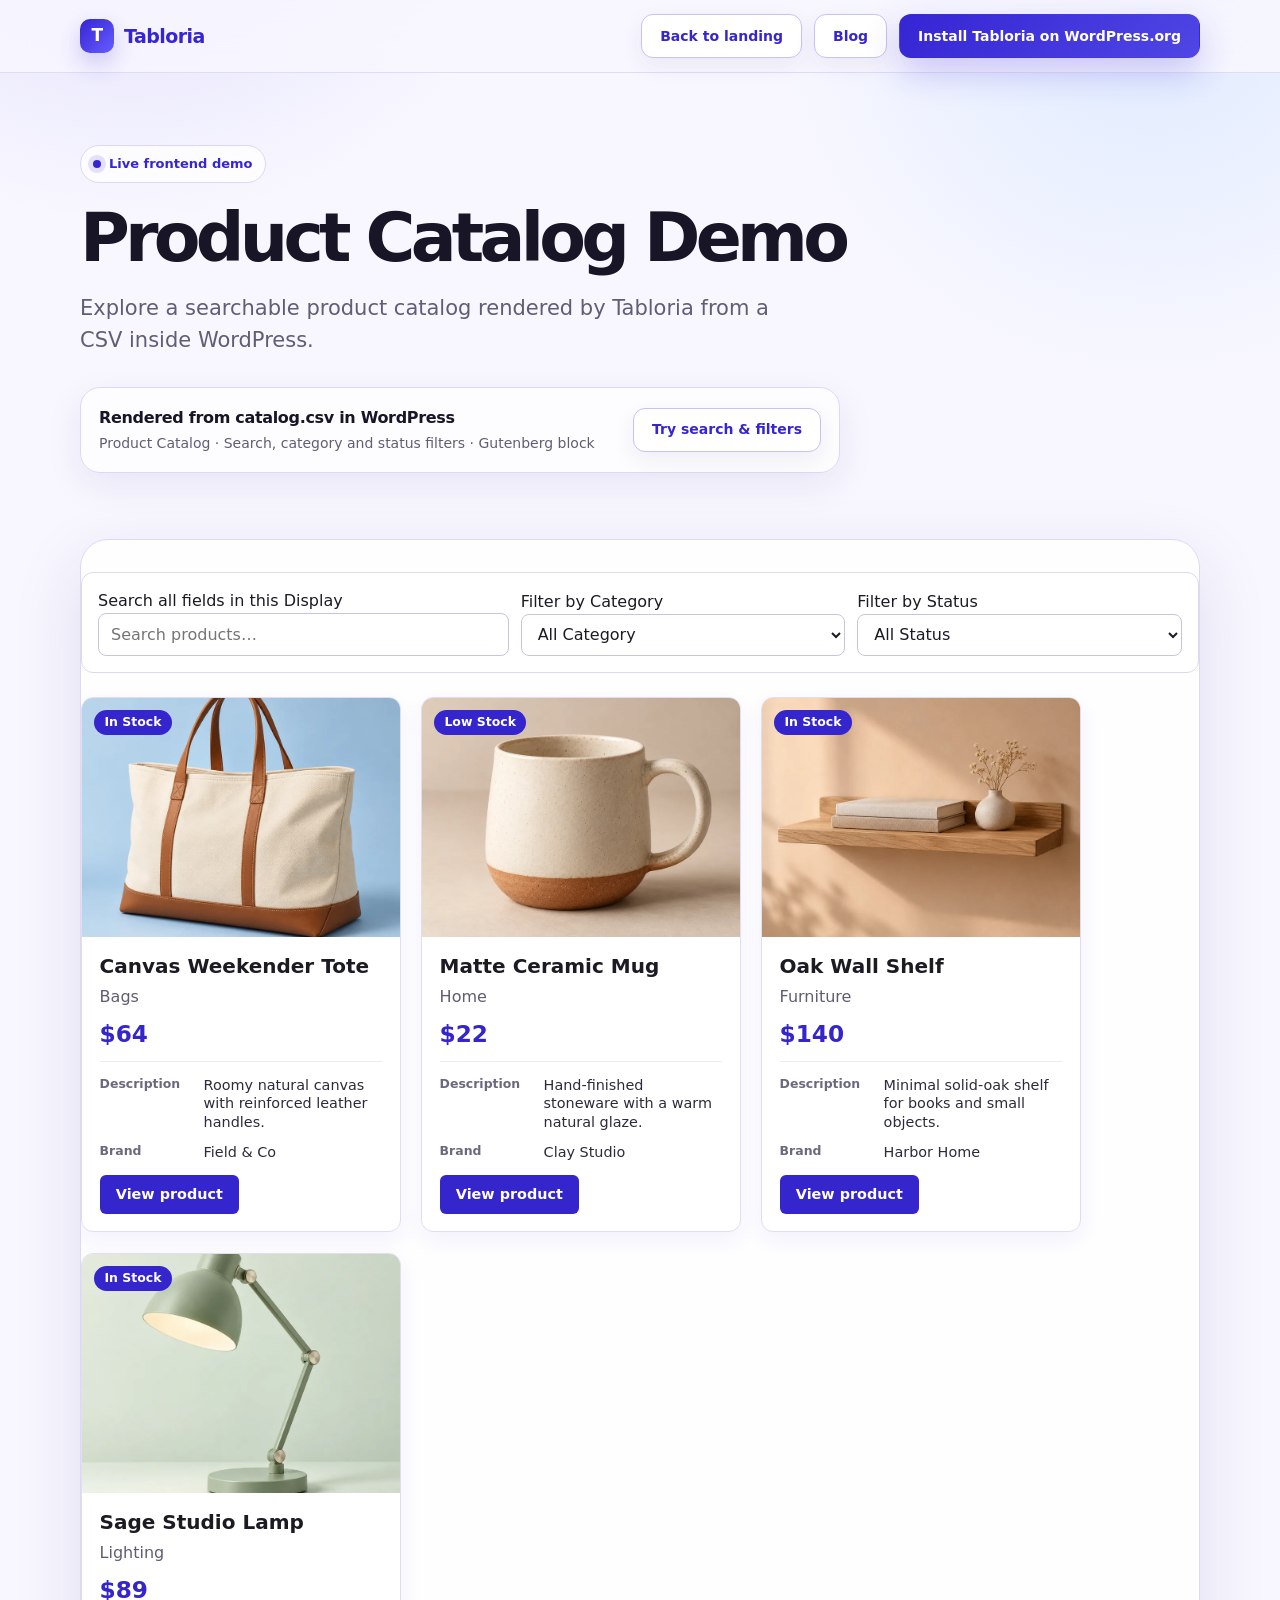
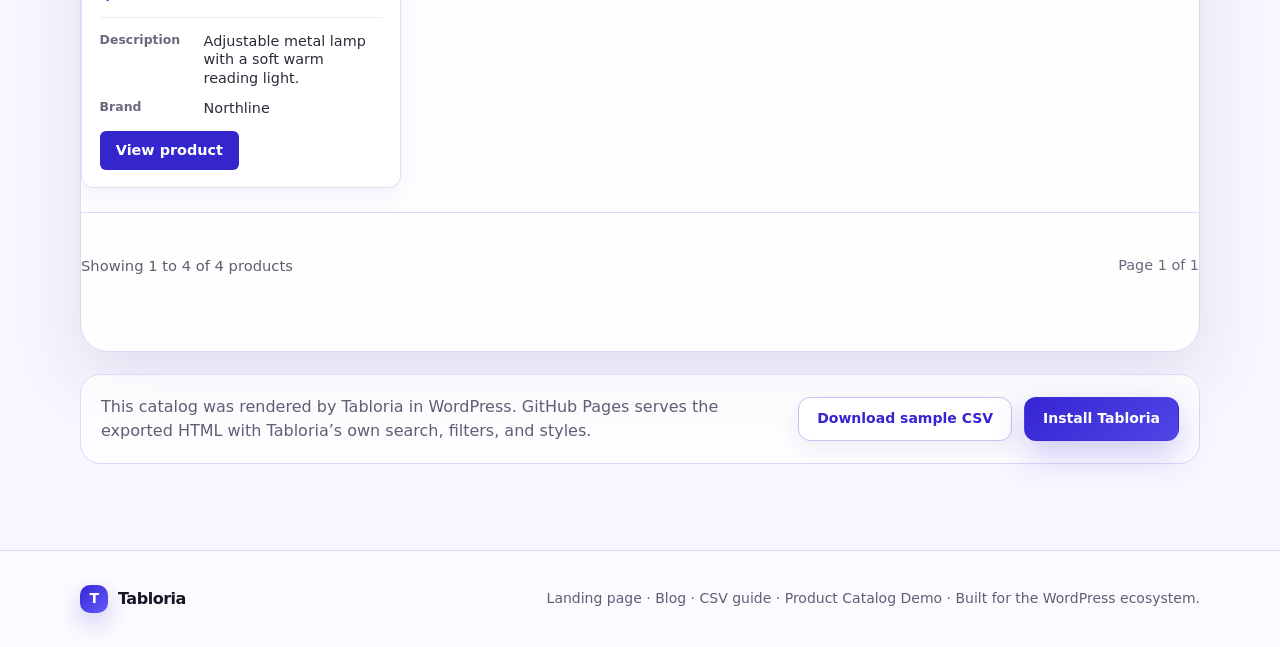
<file: demo.html>
<!doctype html>
<html lang="en">
<head>
 <meta charset="utf-8" />
<meta name="viewport" content="width=device-width, initial-scale=1" />

<title>CSV Product Catalog Demo — Rendered by Tabloria in WordPress</title>

<meta
  name="description"
  content="View a live Tabloria demo: a searchable WordPress product catalog display generated from CSV data with filters, product cards, and frontend search."
/>

<meta property="og:type" content="website" />
<meta property="og:title" content="Tabloria — Searchable CSV Product Catalog for WordPress" />
<meta
  property="og:description"
  content="See a product catalog rendered in WordPress from CSV, with searchable cards and category and status filters."
/>
<meta property="og:url" content="https://tabloria.site/demo.html" />
<meta property="og:image" content="https://tabloria.site/og-image.png" />

<meta name="twitter:card" content="summary_large_image" />
<meta name="twitter:title" content="Tabloria — Searchable CSV Product Catalog for WordPress" />
<meta
  name="twitter:description"
  content="See a product catalog rendered in WordPress from CSV, with searchable cards and category and status filters."
/>
<meta name="twitter:image" content="https://tabloria.site/og-image.png" />

<link rel="canonical" href="https://tabloria.site/demo.html" />
  <link rel="stylesheet" href="/demo-assets/frontend.css" />
  <style>
    :root {
      --bg: #f8f7ff;
      --surface: #ffffff;
      --surface-soft: #f2f0ff;
      --text: #171526;
      --muted: #625d75;
      --line: #ddd8f5;
      --primary: #3525d3;
      --primary-2: #4f46e5;
      --primary-soft: #ebe8ff;
      --success: #137a3f;
      --success-bg: #e8fff1;
      --warn: #925d00;
      --warn-bg: #fff3d8;
      --danger: #9b1c1c;
      --danger-bg: #ffe4e4;
      --shadow: 0 24px 70px rgba(39, 31, 113, 0.12);
      --shadow-soft: 0 12px 36px rgba(39, 31, 113, 0.08);
      --max: 1120px;
    }

    * {
      box-sizing: border-box;
    }

    body {
      margin: 0;
      font-family: Inter, ui-sans-serif, system-ui, -apple-system, BlinkMacSystemFont, "Segoe UI", sans-serif;
      color: var(--text);
      background:
        radial-gradient(circle at 10% -10%, rgba(79, 70, 229, 0.18), transparent 28rem),
        radial-gradient(circle at 90% 0%, rgba(191, 219, 254, 0.45), transparent 24rem),
        var(--bg);
      line-height: 1.5;
    }

    a {
      color: inherit;
      text-decoration: none;
    }

    button,
    input,
    select {
      font: inherit;
    }

    .container {
      width: min(var(--max), calc(100% - 40px));
      margin: 0 auto;
    }

    .nav {
      position: sticky;
      top: 0;
      z-index: 20;
      background: rgba(248, 247, 255, 0.84);
      backdrop-filter: blur(18px);
      border-bottom: 1px solid rgba(221, 216, 245, 0.85);
    }

    .nav-inner {
      min-height: 72px;
      display: flex;
      align-items: center;
      justify-content: space-between;
      gap: 20px;
    }

    .brand {
      display: inline-flex;
      align-items: center;
      gap: 10px;
      font-weight: 820;
      letter-spacing: -0.03em;
      font-size: 19px;
      color: var(--primary);
    }

    .brand-mark {
      width: 34px;
      height: 34px;
      display: grid;
      place-items: center;
      border-radius: 10px;
      color: white;
      background: linear-gradient(135deg, var(--primary), #675cff);
      box-shadow: 0 10px 24px rgba(53, 37, 211, 0.24);
      font-size: 17px;
      font-weight: 850;
    }

    .nav-actions {
      display: flex;
      align-items: center;
      gap: 12px;
    }

    .btn {
      display: inline-flex;
      justify-content: center;
      align-items: center;
      gap: 8px;
      min-height: 44px;
      padding: 0 18px;
      border-radius: 12px;
      border: 1px solid transparent;
      font-weight: 760;
      font-size: 14px;
      cursor: pointer;
      transition: transform 0.16s ease, box-shadow 0.16s ease, background 0.16s ease;
      white-space: nowrap;
    }

    .btn:hover {
      transform: translateY(-1px);
    }

    .btn-primary {
      color: white;
      background: linear-gradient(135deg, var(--primary), var(--primary-2));
      box-shadow: 0 14px 34px rgba(53, 37, 211, 0.24);
    }

    .btn-secondary {
      color: var(--primary);
      background: white;
      border-color: #c9c1f1;
      box-shadow: 0 8px 22px rgba(39, 31, 113, 0.07);
    }

    .hero {
      padding: 72px 0 34px;
    }

    .eyebrow {
      display: inline-flex;
      align-items: center;
      gap: 8px;
      padding: 8px 12px;
      border: 1px solid var(--line);
      border-radius: 999px;
      background: rgba(255, 255, 255, 0.78);
      color: var(--primary);
      font-weight: 780;
      font-size: 13px;
      margin-bottom: 22px;
    }

    .eyebrow-dot {
      width: 8px;
      height: 8px;
      border-radius: 999px;
      background: var(--primary);
      box-shadow: 0 0 0 5px rgba(53, 37, 211, 0.12);
    }

    h1 {
      margin: 0;
      max-width: 850px;
      font-size: clamp(42px, 6vw, 68px);
      line-height: 0.96;
      letter-spacing: -0.07em;
      font-weight: 870;
    }

    .lead {
      margin: 22px 0 0;
      max-width: 690px;
      color: var(--muted);
      font-size: clamp(18px, 2vw, 21px);
      line-height: 1.55;
    }

    .source-card {
      margin-top: 30px;
      max-width: 760px;
      display: grid;
      grid-template-columns: 1fr auto;
      gap: 16px;
      align-items: center;
      padding: 18px;
      border-radius: 20px;
      border: 1px solid var(--line);
      background: rgba(255, 255, 255, 0.78);
      box-shadow: var(--shadow-soft);
    }

    .source-card strong {
      display: block;
      letter-spacing: -0.02em;
    }

    .source-card span {
      display: block;
      color: var(--muted);
      margin-top: 3px;
      font-size: 14px;
    }

    .catalog-shell {
      padding: 32px 0 86px;
    }

    .catalog-panel {
      border: 1px solid var(--line);
      border-radius: 28px;
      background: rgba(255, 255, 255, 0.86);
      box-shadow: var(--shadow);
      overflow: hidden;
    }

    .panel-top {
      padding: 26px;
      border-bottom: 1px solid var(--line);
      background: linear-gradient(180deg, #ffffff, #fbfbff);
    }

    .panel-heading {
      display: flex;
      justify-content: space-between;
      align-items: flex-start;
      gap: 20px;
      margin-bottom: 20px;
    }

    .panel-heading h2 {
      margin: 0;
      font-size: clamp(28px, 4vw, 42px);
      letter-spacing: -0.055em;
      line-height: 1;
    }

    .panel-heading p {
      margin: 8px 0 0;
      color: var(--muted);
    }

    .pill {
      display: inline-flex;
      align-items: center;
      gap: 8px;
      padding: 8px 12px;
      border-radius: 999px;
      background: var(--primary-soft);
      color: var(--primary);
      font-size: 13px;
      font-weight: 790;
      white-space: nowrap;
    }

    .filters {
      display: grid;
      grid-template-columns: 1fr 190px 160px;
      gap: 12px;
    }

    .field {
      position: relative;
    }

    .field input,
    .field select {
      width: 100%;
      min-height: 48px;
      border: 1px solid var(--line);
      border-radius: 14px;
      background: white;
      color: var(--text);
      padding: 0 14px;
      outline: none;
      box-shadow: 0 8px 20px rgba(39, 31, 113, 0.04);
    }

    .field input:focus,
    .field select:focus {
      border-color: var(--primary);
      box-shadow: 0 0 0 4px rgba(53, 37, 211, 0.1);
    }

    .count {
      display: flex;
      align-items: center;
      justify-content: center;
      min-height: 48px;
      border-radius: 14px;
      border: 1px solid var(--line);
      background: #fff;
      color: var(--muted);
      font-weight: 720;
      font-size: 14px;
    }

    .grid {
      padding: 26px;
      display: grid;
      grid-template-columns: repeat(3, minmax(0, 1fr));
      gap: 20px;
    }

    .product-card {
      display: flex;
      flex-direction: column;
      min-height: 100%;
      overflow: hidden;
      border-radius: 22px;
      border: 1px solid var(--line);
      background: white;
      box-shadow: 0 12px 34px rgba(39, 31, 113, 0.06);
      transition: transform 0.16s ease, box-shadow 0.16s ease, border-color 0.16s ease;
    }

    .product-card:hover {
      transform: translateY(-3px);
      box-shadow: 0 22px 44px rgba(39, 31, 113, 0.12);
      border-color: #c4bbf2;
    }

    .product-art {
      position: relative;
      height: 180px;
      background:
        radial-gradient(circle at 25% 20%, rgba(255, 255, 255, 0.62), transparent 5rem),
        linear-gradient(135deg, var(--art-1), var(--art-2));
    }

    .product-art::after {
      content: "";
      position: absolute;
      inset: 34px;
      border-radius: 24px;
      background: rgba(255,255,255,.24);
      border: 1px solid rgba(255,255,255,.38);
      box-shadow: inset 0 1px 0 rgba(255,255,255,.3);
      transform: rotate(-4deg);
    }

    .product-art .shape {
      position: absolute;
      width: 72px;
      height: 72px;
      border-radius: 22px;
      background: rgba(255,255,255,.48);
      left: 50%;
      top: 50%;
      transform: translate(-50%, -50%) rotate(12deg);
      z-index: 1;
      box-shadow: 0 16px 34px rgba(0,0,0,.08);
    }

    .product-body {
      padding: 20px;
      flex: 1;
      display: flex;
      flex-direction: column;
    }

    .meta {
      display: flex;
      justify-content: space-between;
      align-items: flex-start;
      gap: 12px;
      margin-bottom: 10px;
    }

    .category {
      color: var(--primary);
      font-size: 12px;
      font-weight: 850;
      letter-spacing: 0.08em;
      text-transform: uppercase;
    }

    .badge {
      display: inline-flex;
      padding: 6px 9px;
      border-radius: 999px;
      font-size: 12px;
      font-weight: 820;
      white-space: nowrap;
    }

    .badge.in-stock {
      color: var(--success);
      background: var(--success-bg);
    }

    .badge.low-stock {
      color: var(--warn);
      background: var(--warn-bg);
    }

    .badge.sold-out {
      color: var(--danger);
      background: var(--danger-bg);
    }

    .product-card h3 {
      margin: 0;
      font-size: 22px;
      letter-spacing: -0.04em;
      line-height: 1.12;
    }

    .description {
      color: var(--muted);
      margin: 10px 0 18px;
      font-size: 15px;
      flex: 1;
    }

    .card-bottom {
      display: flex;
      align-items: center;
      justify-content: space-between;
      gap: 14px;
      padding-top: 16px;
      border-top: 1px solid #eeeafb;
    }

    .price {
      font-size: 24px;
      letter-spacing: -0.045em;
      font-weight: 870;
    }

    .mini-btn {
      min-height: 38px;
      padding: 0 13px;
      border-radius: 11px;
      color: var(--primary);
      background: var(--primary-soft);
      font-size: 13px;
      font-weight: 820;
      border: none;
    }

    .empty {
      display: none;
      padding: 44px 26px;
      text-align: center;
      color: var(--muted);
      border-top: 1px solid var(--line);
    }

    .empty strong {
      display: block;
      color: var(--text);
      font-size: 20px;
      letter-spacing: -0.03em;
      margin-bottom: 6px;
    }

    .csv-note {
      margin-top: 22px;
      padding: 20px;
      border: 1px solid var(--line);
      background: rgba(255,255,255,.72);
      border-radius: 20px;
      color: var(--muted);
      display: grid;
      grid-template-columns: 1fr auto;
      gap: 16px;
      align-items: center;
    }

    .csv-note code {
      color: var(--primary);
      font-weight: 760;
      background: var(--primary-soft);
      padding: 3px 7px;
      border-radius: 7px;
    }

    footer {
      padding: 34px 0;
      border-top: 1px solid var(--line);
      color: var(--muted);
      background: rgba(255, 255, 255, 0.55);
      font-size: 14px;
    }

    .footer-inner {
      display: flex;
      align-items: center;
      justify-content: space-between;
      gap: 18px;
    }

    @media (max-width: 940px) {
      .grid {
        grid-template-columns: repeat(2, minmax(0, 1fr));
      }

      .filters {
        grid-template-columns: 1fr 1fr;
      }

      .count {
        grid-column: 1 / -1;
      }
    }

    @media (max-width: 700px) {
      .container {
        width: min(100% - 28px, var(--max));
      }

      .nav-inner,
      .panel-heading,
      .source-card,
      .csv-note,
      .footer-inner {
        align-items: flex-start;
        flex-direction: column;
      }

      .nav-actions {
        width: 100%;
      }

      .btn {
        width: 100%;
      }

      .hero {
        padding-top: 48px;
      }

      .filters,
      .grid {
        grid-template-columns: 1fr;
      }

      .panel-top,
      .grid {
        padding: 18px;
      }
    }
  </style>
</head>

<body>
  <header class="nav">
    <div class="container nav-inner">
      <a class="brand" href="index.html">
        <span class="brand-mark">T</span>
        <span>Tabloria</span>
      </a>

      <div class="nav-actions">
        <a class="btn btn-secondary" href="index.html">Back to landing</a>
        <a class="btn btn-secondary" href="/blog/">Blog</a>
        <a class="btn btn-primary" href="https://wordpress.org/plugins/tabloria-searchable-displays/" target="_blank" rel="noopener">Install Tabloria on WordPress.org</a>
      </div>
    </div>
  </header>

  <main>
    <section class="hero">
      <div class="container">
        <div class="eyebrow"><span class="eyebrow-dot"></span> Live frontend demo</div>
        <h1>Product Catalog Demo</h1>
        <p class="lead">
          Explore a searchable product catalog rendered by Tabloria from a CSV inside WordPress.
        </p>

        <div class="source-card">
          <div>
            <strong>Rendered from catalog.csv in WordPress</strong>
            <span>Product Catalog · Search, category and status filters · Gutenberg block</span>
          </div>
          <a class="btn btn-secondary" href="#catalog">Try search & filters</a>
        </div>
      </div>
    </section>

    <section class="catalog-shell" id="catalog">
      <div class="container">
        <div class="catalog-panel">
          <section
			id="tabloria-display-13-28400eda-7036-4cd4-89fd-bb42b30c046f"
			class="tabloria-display is-comfortable is-rounded tabloria-display--product-catalog   is-card-width-320"
			style="--tabloria-accent: #3525cd; --tabloria-dropdown-hover: #3525cd"
			data-per-page="12"
			data-hide-rows-until-search="false"
			data-pagination="true"
			data-show-result-count="true"
			data-result-label="products"
			data-display-type="product_catalog"
			data-contained="false"
		>
							<header class="tabloria-display__header">
					<h2></h2>
				</header>

					<div class="tabloria-display__controls">
							<label class="tabloria-display__search">
					<span class="screen-reader-text">Search all fields in this Display</span>
					<input type="search" data-tabloria-search placeholder="Search products…" />
				</label>

							<div class="tabloria-display__filters">
																	<label>
							<span class="screen-reader-text">Filter by Category</span>
							<select data-tabloria-filter="category" aria-label="Filter by Category">
								<option value="">All Category</option>
																										<option value="Bags">Bags</option>
																										<option value="Furniture">Furniture</option>
																										<option value="Home">Home</option>
																										<option value="Lighting">Lighting</option>
															</select>
						</label>
																	<label>
							<span class="screen-reader-text">Filter by Status</span>
							<select data-tabloria-filter="status" aria-label="Filter by Status">
								<option value="">All Status</option>
																										<option value="In Stock">In Stock</option>
																										<option value="Low Stock">Low Stock</option>
															</select>
						</label>
									</div>
				<button type="button" class="tabloria-display__reset" data-tabloria-reset-filters hidden>Reset all</button>
					</div>

					<div class="tabloria-display__grid" aria-live="polite">
									<article class="tabloria-card tabloria-card--product-catalog" data-tabloria-item data-search="canvas weekender tote bags /demo-products/canvas-tote.webp $64 in stock roomy natural canvas with reinforced leather handles. field &amp; co https://example.com/products/canvas-tote" data-filter-category="Bags" data-filter-status="In Stock">
							<div class="tabloria-card__image">
					<img decoding="sync" src="/demo-products/canvas-tote.webp" alt="" loading="eager" />
											<span class="tabloria-card__badge">In Stock</span>
									</div>

			<div class="tabloria-card__body">
									<h3>Canvas Weekender Tote</h3>
													<p class="tabloria-card__subtitle">Bags</p>
													<p class="tabloria-card__price">$64</p>
													<dl class="tabloria-card__fields">
													<div>
								<dt>Description</dt>
								<dd>Roomy natural canvas with reinforced leather handles.</dd>
							</div>
													<div>
								<dt>Brand</dt>
								<dd>Field &amp; Co</dd>
							</div>
											</dl>
													<div class="tabloria-card__actions">
													<a class="tabloria-card__button tabloria-card__button--primary" href="https://example.com/products/canvas-tote" target="_blank" rel="noopener noreferrer" aria-label="Open Product Url for Canvas Weekender Tote">View product</a>											</div>
							</div>
		</article>
											<article class="tabloria-card tabloria-card--product-catalog" data-tabloria-item data-search="matte ceramic mug home /demo-products/ceramic-mug.webp $22 low stock hand-finished stoneware with a warm natural glaze. clay studio https://example.com/products/ceramic-mug" data-filter-category="Home" data-filter-status="Low Stock">
							<div class="tabloria-card__image">
					<img decoding="sync" src="/demo-products/ceramic-mug.webp" alt="" loading="eager" />
											<span class="tabloria-card__badge">Low Stock</span>
									</div>

			<div class="tabloria-card__body">
									<h3>Matte Ceramic Mug</h3>
													<p class="tabloria-card__subtitle">Home</p>
													<p class="tabloria-card__price">$22</p>
													<dl class="tabloria-card__fields">
													<div>
								<dt>Description</dt>
								<dd>Hand-finished stoneware with a warm natural glaze.</dd>
							</div>
													<div>
								<dt>Brand</dt>
								<dd>Clay Studio</dd>
							</div>
											</dl>
													<div class="tabloria-card__actions">
													<a class="tabloria-card__button tabloria-card__button--primary" href="https://example.com/products/ceramic-mug" target="_blank" rel="noopener noreferrer" aria-label="Open Product Url for Matte Ceramic Mug">View product</a>											</div>
							</div>
		</article>
											<article class="tabloria-card tabloria-card--product-catalog" data-tabloria-item data-search="oak wall shelf furniture /demo-products/oak-shelf.webp $140 in stock minimal solid-oak shelf for books and small objects. harbor home https://example.com/products/oak-shelf" data-filter-category="Furniture" data-filter-status="In Stock">
							<div class="tabloria-card__image">
					<img decoding="sync" src="/demo-products/oak-shelf.webp" alt="" loading="eager" />
											<span class="tabloria-card__badge">In Stock</span>
									</div>

			<div class="tabloria-card__body">
									<h3>Oak Wall Shelf</h3>
													<p class="tabloria-card__subtitle">Furniture</p>
													<p class="tabloria-card__price">$140</p>
													<dl class="tabloria-card__fields">
													<div>
								<dt>Description</dt>
								<dd>Minimal solid-oak shelf for books and small objects.</dd>
							</div>
													<div>
								<dt>Brand</dt>
								<dd>Harbor Home</dd>
							</div>
											</dl>
													<div class="tabloria-card__actions">
													<a class="tabloria-card__button tabloria-card__button--primary" href="https://example.com/products/oak-shelf" target="_blank" rel="noopener noreferrer" aria-label="Open Product Url for Oak Wall Shelf">View product</a>											</div>
							</div>
		</article>
											<article class="tabloria-card tabloria-card--product-catalog" data-tabloria-item data-search="sage studio lamp lighting /demo-products/desk-lamp.webp $89 in stock adjustable metal lamp with a soft warm reading light. northline https://example.com/products/studio-lamp" data-filter-category="Lighting" data-filter-status="In Stock">
							<div class="tabloria-card__image">
					<img decoding="sync" src="/demo-products/desk-lamp.webp" alt="" loading="eager" />
											<span class="tabloria-card__badge">In Stock</span>
									</div>

			<div class="tabloria-card__body">
									<h3>Sage Studio Lamp</h3>
													<p class="tabloria-card__subtitle">Lighting</p>
													<p class="tabloria-card__price">$89</p>
													<dl class="tabloria-card__fields">
													<div>
								<dt>Description</dt>
								<dd>Adjustable metal lamp with a soft warm reading light.</dd>
							</div>
													<div>
								<dt>Brand</dt>
								<dd>Northline</dd>
							</div>
											</dl>
													<div class="tabloria-card__actions">
													<a class="tabloria-card__button tabloria-card__button--primary" href="https://example.com/products/studio-lamp" target="_blank" rel="noopener noreferrer" aria-label="Open Product Url for Sage Studio Lamp">View product</a>											</div>
							</div>
		</article>
							</div>

			<div class="tabloria-display__empty" hidden>
				No rows match the current search or filters.			</div>

			<footer class="tabloria-display__footer">
				<p class="tabloria-display__status" aria-live="polite"></p>
				<nav class="tabloria-display__pagination" aria-label="Display pagination"></nav>
			</footer>
		</section>
        </div>
        <div class="csv-note">
          <div>This catalog was rendered by Tabloria in WordPress. GitHub Pages serves the exported HTML with Tabloria’s own search, filters, and styles.</div>
          <div style="display:flex;gap:12px;flex-wrap:wrap;justify-content:flex-end;">
            <a class="btn btn-secondary" href="/demo-products/catalog.csv" download>Download sample CSV</a>
            <a class="btn btn-primary" href="https://wordpress.org/plugins/tabloria-searchable-displays/" target="_blank" rel="noopener">Install Tabloria</a>
          </div>
        </div>
      </div>
    </section>
  </main>

  <footer>
    <div class="container footer-inner">
      <div class="brand" style="color:var(--text);font-size:16px;"><span class="brand-mark" style="width:28px;height:28px;font-size:14px;">T</span> Tabloria</div>
      <div><a href="index.html">Landing page</a> · <a href="/blog/">Blog</a> · <a href="/blog/csv-to-searchable-table-wordpress/">CSV guide</a> · Product Catalog Demo · Built for the WordPress ecosystem.</div>
    </div>
  </footer>

  <script src="/demo-assets/frontend.js" defer></script>
</body>
</html>
</file>
<file: demo-assets/frontend.css>
.tabloria-display {
	--tabloria-accent: #3525cd;
	--tabloria-full-width-gutter: 2rem;
	--tabloria-breakout-offset: 0px;
	--tabloria-viewport-half: 50vw;
	--tabloria-viewport-width: 100vw;
	box-sizing: border-box;
	color: #1b1b24;
	font-family: Inter, system-ui, -apple-system, BlinkMacSystemFont, "Segoe UI", sans-serif;
	margin: 2rem 0;
}

html.tabloria-has-full-width-display,
html.tabloria-has-full-width-display body {
	overflow-x: clip;
}

@supports not (overflow: clip) {
	html.tabloria-has-full-width-display,
	html.tabloria-has-full-width-display body {
		overflow-x: hidden;
	}
}

.tabloria-display.is-width-wide {
	position: relative;
	left: var(--tabloria-breakout-offset);
	margin-left: calc(50% - min(600px, calc(var(--tabloria-viewport-half) - 1rem)));
	margin-right: calc(50% - min(600px, calc(var(--tabloria-viewport-half) - 1rem)));
	max-width: none;
	width: min(1200px, calc(var(--tabloria-viewport-width) - 2rem));
}

.tabloria-display.is-width-full {
	position: relative;
	left: var(--tabloria-breakout-offset);
	margin-left: calc(50% - var(--tabloria-viewport-half) + var(--tabloria-full-width-gutter));
	margin-right: calc(50% - var(--tabloria-viewport-half) + var(--tabloria-full-width-gutter));
	max-width: none;
	width: calc(var(--tabloria-viewport-width) - (var(--tabloria-full-width-gutter) * 2));
}

.tabloria-display.is-contained,
.tabloria-display.is-contained.is-width-wide,
.tabloria-display.is-contained.is-width-full {
	left: auto;
	margin-left: 0;
	margin-right: 0;
	max-width: 100%;
	width: 100%;
}

.wp-block-table .tabloria-display,
td .tabloria-display,
th .tabloria-display,
.wp-block-navigation .tabloria-display,
.wp-block-list .tabloria-display,
.wp-block-quote .tabloria-display,
blockquote .tabloria-display {
	left: auto;
	margin-left: 0;
	margin-right: 0;
	max-width: 100%;
	width: 100%;
}

.tabloria-display *,
.tabloria-display *::before,
.tabloria-display *::after {
	box-sizing: border-box;
}

.tabloria-display__header {
	margin-bottom: 1.25rem;
}

.tabloria-display__header h2 {
	margin: 0;
	font-size: clamp(1.8rem, 4vw, 3rem);
	line-height: 1.1;
	letter-spacing: 0;
}

.tabloria-display__controls {
	display: flex;
	flex-wrap: wrap;
	gap: 0.75rem;
	align-items: center;
	justify-content: space-between;
	border: 1px solid #ded9ee;
	border-radius: 12px;
	background: #fff;
	margin-bottom: 1.5rem;
	max-width: 100%;
	padding: 1rem;
}

.tabloria-display__search {
	flex: 1 1 260px;
	min-width: 0;
}

.tabloria-display input[type="search"],
.tabloria-display select {
	width: 100%;
	min-width: 0;
	min-height: 42px;
	border: 1px solid #c9c3df;
	border-radius: 8px;
	background: #fff;
	color: #1b1b24;
	font: inherit;
	padding: 0.55rem 0.75rem;
}

.tabloria-display input[type="search"]:focus,
.tabloria-display select:focus {
	border-color: var(--tabloria-accent);
	box-shadow: 0 0 0 3px color-mix(in srgb, var(--tabloria-accent) 18%, transparent);
	outline: none;
}

/* Native select menus are browser-controlled; supported browsers use this for the active/hovered option. */
.tabloria-display select option:checked,
.tabloria-display select option:hover {
	background: var(--tabloria-dropdown-hover, var(--tabloria-accent));
	color: #fff;
}

.tabloria-display__filters {
	display: flex;
	flex: 2 1 360px;
	flex-wrap: wrap;
	gap: 0.75rem;
	justify-content: flex-end;
	min-width: 0;
}

.tabloria-display__reset {
	align-self: stretch;
	border: 1px solid var(--tabloria-accent);
	border-radius: 8px;
	background: #fff;
	color: var(--tabloria-accent);
	cursor: pointer;
	font: inherit;
	font-weight: 700;
	padding: 0.55rem 0.75rem;
}

.tabloria-display__reset:hover,
.tabloria-display__reset:focus-visible {
	background: var(--tabloria-dropdown-hover, var(--tabloria-accent));
	color: #fff;
}

.tabloria-display__filters label {
	flex: 1 1 220px;
	max-width: 100%;
	min-width: min(100%, 150px);
}

.tabloria-display.is-narrow-container .tabloria-display__controls,
.tabloria-display.is-narrow-container .tabloria-display__filters {
	display: grid;
	grid-template-columns: 1fr;
	justify-content: stretch;
}

.tabloria-display__grid {
	display: grid;
	grid-template-columns: repeat(auto-fit, minmax(min(100%, 280px), 1fr));
	gap: 1.25rem;
}

.tabloria-display.is-card-width-320 .tabloria-display__grid {
	grid-template-columns: repeat(auto-fit, minmax(min(100%, 280px), 320px));
}

.tabloria-display.is-card-width-420 .tabloria-display__grid {
	grid-template-columns: repeat(auto-fit, minmax(min(100%, 280px), 420px));
}

.tabloria-display.is-card-width-520 .tabloria-display__grid {
	grid-template-columns: repeat(auto-fit, minmax(min(100%, 280px), 520px));
}

.tabloria-display.is-narrow-container .tabloria-display__grid {
	grid-template-columns: 1fr;
}

.tabloria-card {
	position: relative;
	display: flex;
	flex-direction: column;
	min-width: 0;
	border: 1px solid #e2deef;
	border-radius: 12px;
	background: #fff;
	box-shadow: 0 8px 22px rgba(53, 37, 205, 0.06);
	overflow: hidden;
	container-type: inline-size;
}

.tabloria-display.is-compact .tabloria-card {
	border-radius: 8px;
}

[data-tabloria-item][hidden],
.tabloria-card[hidden] {
	display: none;
}

.tabloria-card__image {
	position: relative;
	aspect-ratio: 16 / 10;
	background: #f5f2ff;
	overflow: hidden;
}

.tabloria-card__image img {
	display: block;
	width: 100%;
	height: 100%;
	object-fit: cover;
}

.tabloria-display.is-rounded .tabloria-card__image img {
	border-radius: 0;
}

.tabloria-card__badge {
	position: absolute;
	top: 0.75rem;
	left: 0.75rem;
	border-radius: 999px;
	background: var(--tabloria-accent);
	color: #fff;
	font-size: 0.78rem;
	font-weight: 700;
	line-height: 1;
	padding: 0.4rem 0.65rem;
}

.tabloria-card__badge--plain {
	position: static;
	align-self: flex-start;
	margin: 1rem 1rem 0;
}

.tabloria-card__body {
	display: flex;
	flex: 1;
	flex-direction: column;
	padding: 1.1rem;
}

.tabloria-display.is-compact .tabloria-card__body {
	padding: 0.85rem;
}

.tabloria-card h3 {
	margin: 0 0 0.35rem;
	font-size: 1.25rem;
	line-height: 1.25;
	letter-spacing: 0;
	overflow-wrap: anywhere;
}

.tabloria-card__subtitle {
	color: #5f5d70;
	margin: 0 0 0.8rem;
	overflow-wrap: anywhere;
}

.tabloria-card__price {
	color: var(--tabloria-accent);
	font-size: 1.45rem;
	font-weight: 800;
	line-height: 1.15;
	margin: auto 0 0.8rem;
}

.tabloria-card__fields {
	display: grid;
	gap: 0.7rem;
	margin: 0;
	padding-top: 0.85rem;
	border-top: 1px solid #eeeaf7;
}

.tabloria-card__fields div {
	display: grid;
	grid-template-columns: minmax(92px, 0.42fr) minmax(0, 1fr);
	gap: 0.75rem;
	align-items: start;
	min-width: 0;
}

.tabloria-card__fields dt {
	color: #6c687d;
	font-size: 0.78rem;
	font-weight: 700;
	line-height: 1.25;
	overflow-wrap: anywhere;
}

.tabloria-card__fields dd {
	margin: 0;
	color: #2d2b3b;
	font-size: 0.9rem;
	line-height: 1.3;
	min-width: 0;
	overflow-wrap: break-word;
	text-align: left;
	word-break: break-word;
}

.tabloria-card__actions {
	display: flex;
	flex-wrap: wrap;
	gap: 0.6rem;
	margin-top: 0.85rem;
}

.tabloria-card__link,
.tabloria-table-link {
	max-width: 100%;
	color: var(--tabloria-accent);
	font-size: 0.9rem;
	font-weight: 750;
	line-height: 1.35;
	overflow-wrap: anywhere;
	text-decoration: underline;
	text-decoration-thickness: 1px;
	text-underline-offset: 0.14em;
}

.tabloria-card__button {
	display: inline-flex;
	align-items: center;
	justify-content: center;
	max-width: 100%;
	min-height: 2.4rem;
	padding: 0.58rem 0.95rem;
	border: 1px solid transparent;
	border-radius: 6px;
	font-size: 0.9rem;
	font-weight: 750;
	line-height: 1.2;
	overflow-wrap: anywhere;
	text-align: center;
	text-decoration: none;
	transition: background-color 140ms ease, border-color 140ms ease, color 140ms ease, transform 140ms ease;
}

:where(.tabloria-card__button--theme) {
	background: var(--tabloria-accent);
	color: #fff;
}

.tabloria-card__button--primary {
	background: var(--tabloria-accent);
	color: #fff;
}

.tabloria-card__button--secondary {
	background: color-mix(in srgb, var(--tabloria-accent) 10%, #fff);
	border-color: color-mix(in srgb, var(--tabloria-accent) 20%, #fff);
	color: var(--tabloria-accent);
}

.tabloria-card__button--outline {
	background: transparent;
	border-color: color-mix(in srgb, var(--tabloria-accent) 55%, #fff);
	color: var(--tabloria-accent);
}

.tabloria-card__link:hover,
.tabloria-card__link:focus,
.tabloria-table-link:hover,
.tabloria-table-link:focus {
	color: color-mix(in srgb, var(--tabloria-accent) 78%, #000);
	text-decoration-thickness: 2px;
}

.tabloria-card__button:hover,
.tabloria-card__button:focus {
	text-decoration: none;
	transform: translateY(-1px);
}

:where(.tabloria-card__button--theme:hover, .tabloria-card__button--theme:focus),
.tabloria-card__button--primary:hover,
.tabloria-card__button--primary:focus {
	background: color-mix(in srgb, var(--tabloria-accent) 84%, #000);
	color: #fff;
}

.tabloria-card__button--secondary:hover,
.tabloria-card__button--secondary:focus {
	background: color-mix(in srgb, var(--tabloria-accent) 16%, #fff);
	color: var(--tabloria-accent);
}

.tabloria-card__button--outline:hover,
.tabloria-card__button--outline:focus {
	background: color-mix(in srgb, var(--tabloria-accent) 8%, transparent);
	color: var(--tabloria-accent);
}

.tabloria-card__link:focus-visible,
.tabloria-card__button:focus-visible,
.tabloria-table-link:focus-visible {
	box-shadow: 0 0 0 3px color-mix(in srgb, var(--tabloria-accent) 24%, transparent);
	outline: 2px solid var(--tabloria-accent);
	outline-offset: 2px;
}

.tabloria-coupon__actions {
	display: grid;
	gap: 0.75rem;
	margin-top: auto;
	padding-top: 1rem;
}

.tabloria-coupon .tabloria-card__badge--plain {
	margin: 0 0 0.75rem;
}

.tabloria-coupon__show,
.tabloria-coupon__deal,
.tabloria-coupon__reveal button {
	display: inline-flex;
	align-items: center;
	justify-content: center;
	min-height: 2.5rem;
	border: 1px solid var(--tabloria-accent);
	border-radius: 7px;
	background: var(--tabloria-accent);
	color: #fff;
	cursor: pointer;
	font: inherit;
	font-size: 0.9rem;
	font-weight: 750;
	text-decoration: none;
}

.tabloria-coupon__show:hover,
.tabloria-coupon__show:focus,
.tabloria-coupon__deal:hover,
.tabloria-coupon__deal:focus {
	background: color-mix(in srgb, var(--tabloria-accent) 84%, #000);
	color: #fff;
	text-decoration: none;
}

.tabloria-coupon__reveal {
	display: flex;
	flex-wrap: wrap;
	gap: 0.55rem;
	align-items: stretch;
}

.tabloria-coupon__reveal[hidden] {
	display: none;
}

.tabloria-coupon__reveal code {
	flex: 1 1 8rem;
	min-width: 0;
	border: 1px dashed color-mix(in srgb, var(--tabloria-accent) 45%, #c9c3df);
	border-radius: 7px;
	background: color-mix(in srgb, var(--tabloria-accent) 6%, #fff);
	color: #262239;
	font-size: 1rem;
	font-weight: 800;
	letter-spacing: 0.04em;
	padding: 0.65rem 0.8rem;
	overflow-wrap: anywhere;
	text-align: center;
}

.tabloria-coupon__reveal button {
	background: #fff;
	color: var(--tabloria-accent);
	padding: 0.55rem 0.8rem;
}

@container (max-width: 260px) {
	.tabloria-card__fields div {
		grid-template-columns: 1fr;
		gap: 0.25rem;
	}
}

.tabloria-display--team-directory .tabloria-display__grid {
	grid-template-columns: repeat(auto-fit, minmax(min(100%, 220px), 1fr));
}

.tabloria-display--team-directory.is-card-width-320 .tabloria-display__grid {
	grid-template-columns: repeat(auto-fit, minmax(min(100%, 220px), 320px));
}

.tabloria-display--team-directory.is-card-width-420 .tabloria-display__grid {
	grid-template-columns: repeat(auto-fit, minmax(min(100%, 220px), 420px));
}

.tabloria-display--team-directory.is-card-width-520 .tabloria-display__grid {
	grid-template-columns: repeat(auto-fit, minmax(min(100%, 220px), 520px));
}

.tabloria-display--team-directory .tabloria-card__image {
	aspect-ratio: 1 / 1;
}

.tabloria-display--team-directory .tabloria-card h3,
.tabloria-display--team-directory .tabloria-card__subtitle {
	text-align: center;
}

.tabloria-display--event-schedule .tabloria-display__grid {
	display: grid;
	grid-template-columns: 1fr;
	gap: 0.9rem;
}

.tabloria-display--event-schedule .tabloria-card {
	border-left: 4px solid var(--tabloria-accent);
}

.tabloria-display--event-schedule .tabloria-card__image {
	aspect-ratio: 18 / 7;
}

.tabloria-display--pricing-table .tabloria-display__grid {
	grid-template-columns: repeat(auto-fit, minmax(min(100%, 240px), 1fr));
	align-items: stretch;
}

.tabloria-display--pricing-table.is-card-width-320 .tabloria-display__grid {
	grid-template-columns: repeat(auto-fit, minmax(min(100%, 240px), 320px));
}

.tabloria-display--pricing-table.is-card-width-420 .tabloria-display__grid {
	grid-template-columns: repeat(auto-fit, minmax(min(100%, 240px), 420px));
}

.tabloria-display--pricing-table.is-card-width-520 .tabloria-display__grid {
	grid-template-columns: repeat(auto-fit, minmax(min(100%, 240px), 520px));
}

.tabloria-display--pricing-table .tabloria-card__body {
	text-align: center;
}

.tabloria-display--pricing-table .tabloria-card__price {
	margin: 0.4rem 0 1rem;
	font-size: clamp(2rem, 5vw, 3rem);
}

.tabloria-display--product-catalog .tabloria-card__image {
	aspect-ratio: 4 / 3;
}

.tabloria-table-scroll {
	max-width: 100%;
	overflow-x: auto;
	-webkit-overflow-scrolling: touch;
	border: 1px solid #e2deef;
	border-radius: 12px;
	background: #fff;
	box-shadow: 0 8px 22px rgba(53, 37, 205, 0.04);
}

.tabloria-data-table {
	width: 100%;
	border-collapse: collapse;
	min-width: var(--tabloria-table-min-width, 640px);
}

.tabloria-data-table th,
.tabloria-data-table td {
	border-bottom: 1px solid #eeeaf7;
	min-width: 150px;
	padding: 0.85rem 1rem;
	text-align: left;
	vertical-align: top;
}

.tabloria-display.is-width-wide .tabloria-data-table th,
.tabloria-display.is-width-wide .tabloria-data-table td,
.tabloria-display.is-width-full .tabloria-data-table th,
.tabloria-display.is-width-full .tabloria-data-table td {
	min-width: 0;
	overflow-wrap: anywhere;
	word-break: break-word;
}

@media (max-width: 640px) {
	/* Keep columns readable and scroll this container rather than the page. */
	.tabloria-display.is-width-wide .tabloria-data-table th,
	.tabloria-display.is-width-wide .tabloria-data-table td,
	.tabloria-display.is-width-full .tabloria-data-table th,
	.tabloria-display.is-width-full .tabloria-data-table td {
		min-width: 150px;
	}
}

.tabloria-data-table th {
	background: #f5f2ff;
	color: #343242;
	font-size: 0.78rem;
	font-weight: 800;
	letter-spacing: 0.04em;
	text-transform: uppercase;
}

.tabloria-data-table tbody tr:hover td,
.tabloria-data-table tbody tr:focus-within td {
	background: color-mix(in srgb, var(--tabloria-dropdown-hover, var(--tabloria-accent)) 12%, #fff);
}

.tabloria-display select option:hover,
.tabloria-display select option:checked {
	background-color: var(--tabloria-dropdown-hover, var(--tabloria-accent));
}

.tabloria-data-table td {
	color: #2d2b3b;
	font-size: 0.94rem;
	overflow-wrap: break-word;
}

.tabloria-data-table tr:last-child td {
	border-bottom: 0;
}

.tabloria-display__empty {
	border: 1px dashed #c9c3df;
	border-radius: 12px;
	background: #fff;
	color: #5f5d70;
	margin-top: 1rem;
	padding: 2rem;
	text-align: center;
}

.tabloria-display__footer {
	display: flex;
	flex-wrap: wrap;
	gap: 1rem;
	align-items: center;
	justify-content: space-between;
	margin-top: 1.5rem;
	max-width: 100%;
	min-width: 0;
}

.tabloria-display__status {
	flex: 1 1 220px;
	color: #5f5d70;
	font-size: 0.92rem;
	margin: 0;
	min-width: 0;
}

.tabloria-display__pagination {
	display: flex;
	flex: 1 1 360px;
	flex-wrap: wrap;
	gap: 0.45rem;
	justify-content: flex-end;
	margin-left: 0;
	max-width: 100%;
	min-width: 0;
}

.tabloria-display__pagination button {
	display: inline-grid;
	flex: 0 0 auto;
	min-width: 38px;
	height: 38px;
	place-items: center;
	border: 1px solid #c9c3df;
	border-radius: 8px;
	background: #fff;
	color: #1b1b24;
	cursor: pointer;
	font: inherit;
	font-weight: 700;
	padding: 0 0.75rem;
}

.tabloria-display__pagination button:disabled {
	cursor: not-allowed;
	opacity: 0.45;
}

.tabloria-display__pagination button.is-active {
	border-color: var(--tabloria-accent);
	background: var(--tabloria-accent);
	color: #fff;
}

.tabloria-display__page-note {
	display: inline-grid;
	flex: 0 0 auto;
	min-width: 28px;
	height: 38px;
	place-items: center;
	color: #6c687d;
	font-size: 0.9rem;
}

.tabloria-display.is-narrow-container .tabloria-display__footer,
.tabloria-display.is-narrow-container .tabloria-display__pagination {
	justify-content: flex-start;
}

.tabloria-display.is-width-full .tabloria-display__footer {
	display: grid;
	grid-template-columns: 1fr;
	justify-items: start;
}

.tabloria-display.is-width-full .tabloria-display__pagination {
	justify-content: flex-start;
	width: 100%;
}

.tabloria-notice {
	border: 1px solid #c9c3df;
	border-radius: 10px;
	background: #fff;
	color: #5f5d70;
	padding: 1rem;
}

.tabloria-embed-warning {
	border: 1px solid #f5c542;
	border-radius: 8px;
	background: #fff7d6;
	color: #5b4400;
	font-size: 0.85rem;
	font-weight: 700;
	margin-bottom: 1rem;
	padding: 0.7rem 0.85rem;
}

.tabloria-display-grid {
	--tabloria-grid-gap: 1.5rem;
	display: grid;
	grid-template-columns: repeat(var(--tabloria-grid-columns, 2), minmax(0, 1fr));
	gap: var(--tabloria-grid-gap);
	align-items: start;
	margin: 2rem 0;
}

.tabloria-display-grid.is-gap-compact {
	--tabloria-grid-gap: 1rem;
}

.tabloria-display-grid.is-gap-spacious {
	--tabloria-grid-gap: 2rem;
}

.tabloria-display-grid__item {
	min-width: 0;
}

.tabloria-display-grid__item > .tabloria-display {
	margin: 0;
}

.tabloria-editor-preview {
	border: 2px solid #3525cd;
	border-radius: 10px;
	background: #fcf8ff;
	color: #1b1b24;
	font-family: Inter, system-ui, -apple-system, BlinkMacSystemFont, "Segoe UI", sans-serif;
	overflow: hidden;
}

.tabloria-editor-preview__toolbar {
	display: flex;
	flex-wrap: wrap;
	align-items: center;
	gap: 1rem;
	justify-content: space-between;
	border-bottom: 1px solid #d8d4e8;
	background: #f5f2ff;
	padding: 0.75rem 1rem;
}

.tabloria-editor-preview__toolbar .components-base-control {
	min-width: 260px;
	margin-bottom: 0;
}

.tabloria-editor-preview__body {
	padding: 1.25rem;
}

.tabloria-editor-preview__body--loading {
	display: grid;
	min-height: 220px;
	place-items: center;
}

.tabloria-editor-preview__body h3 {
	margin: 0 0 1rem;
	font-size: 1.5rem;
}

.tabloria-editor-preview__summary {
	display: flex;
	flex-wrap: wrap;
	gap: 0.5rem;
	margin-bottom: 0.9rem;
}

.tabloria-editor-preview__summary span {
	border: 1px solid #d8d4e8;
	border-radius: 999px;
	background: #fff;
	color: #5f5d70;
	font-size: 0.78rem;
	font-weight: 700;
	padding: 0.25rem 0.55rem;
}

.tabloria-editor-preview__grid {
	display: grid;
	grid-template-columns: repeat(2, minmax(0, 1fr));
	gap: 1rem;
}

.tabloria-editor-preview__grid--team_directory {
	grid-template-columns: repeat(3, minmax(0, 1fr));
}

.tabloria-editor-preview__grid--event_schedule {
	grid-template-columns: 1fr;
}

.tabloria-editor-preview__card {
	position: relative;
	border: 1px solid #e2deef;
	border-radius: 8px;
	background: #fff;
	padding: 0.8rem;
	min-width: 0;
}

.tabloria-editor-preview__image {
	height: 120px;
	border-radius: 7px;
	background: linear-gradient(135deg, #e2dfff, #acedff);
	margin-bottom: 0.75rem;
	overflow: hidden;
}

.tabloria-editor-preview__image img {
	display: block;
	width: 100%;
	height: 100%;
	object-fit: cover;
}

.tabloria-editor-preview__badge {
	display: inline-flex;
	border-radius: 999px;
	background: var(--tabloria-accent, #3525cd);
	color: #fff;
	font-size: 0.72rem;
	font-weight: 800;
	line-height: 1;
	margin-bottom: 0.55rem;
	padding: 0.3rem 0.55rem;
}

.tabloria-editor-preview__card strong,
.tabloria-editor-preview__card span,
.tabloria-editor-preview__card em {
	display: block;
}

.tabloria-editor-preview__card span {
	color: #5f5d70;
	margin-top: 0.25rem;
}

.tabloria-editor-preview__card em {
	color: #3525cd;
	font-size: 1.1rem;
	font-style: normal;
	font-weight: 800;
	margin-top: 0.55rem;
}

.tabloria-editor-preview__fields {
	display: grid;
	gap: 0.45rem;
	margin: 0.75rem 0 0;
	padding-top: 0.75rem;
	border-top: 1px solid #eeeaf7;
}

.tabloria-editor-preview__fields div {
	display: grid;
	gap: 0.1rem;
}

.tabloria-editor-preview__fields dt,
.tabloria-editor-preview__fields dd {
	margin: 0;
	font-size: 0.78rem;
	line-height: 1.3;
}

.tabloria-editor-preview__fields dt {
	color: #6c687d;
	font-weight: 700;
}

.tabloria-editor-preview__fields dd {
	overflow-wrap: break-word;
}

.tabloria-editor-preview__table-wrap {
	overflow-x: auto;
	border: 1px solid #e2deef;
	border-radius: 8px;
	background: #fff;
}

.tabloria-editor-preview__table {
	width: 100%;
	border-collapse: collapse;
	min-width: 520px;
}

.tabloria-editor-preview__table th,
.tabloria-editor-preview__table td {
	border-bottom: 1px solid #eeeaf7;
	padding: 0.65rem 0.75rem;
	text-align: left;
	vertical-align: top;
}

.tabloria-editor-preview__table th {
	background: #f5f2ff;
	font-size: 0.72rem;
	text-transform: uppercase;
}

.tabloria-editor-preview__note {
	color: #5f5d70;
	font-size: 0.85rem;
	margin: 1rem 0 0;
}

.tabloria-editor-grid-preview__items {
	--tabloria-grid-gap: 1rem;
	display: grid;
	grid-template-columns: repeat(var(--tabloria-grid-columns, 2), minmax(0, 1fr));
	gap: var(--tabloria-grid-gap);
	padding: 1rem;
}

.tabloria-editor-grid-preview__items.is-gap-compact {
	--tabloria-grid-gap: 0.75rem;
}

.tabloria-editor-grid-preview__items.is-gap-spacious {
	--tabloria-grid-gap: 1.5rem;
}

.tabloria-editor-grid-preview__item {
	display: grid;
	gap: 0.35rem;
	min-width: 0;
	border: 1px solid #e2deef;
	border-radius: 8px;
	background: #fff;
	padding: 0.9rem;
}

.tabloria-editor-grid-preview__item strong,
.tabloria-editor-grid-preview__item span {
	overflow-wrap: anywhere;
}

.tabloria-editor-grid-preview__item span {
	color: #5f5d70;
	font-size: 0.85rem;
}

.tabloria-editor-preview__coupon {
	display: flex;
	flex-wrap: wrap;
	gap: 0.45rem;
	align-items: center;
	margin-top: 0.7rem;
	color: var(--tabloria-accent);
	font-weight: 750;
}

.tabloria-editor-preview__coupon button,
.tabloria-editor-preview__coupon code {
	border: 1px solid var(--tabloria-accent);
	border-radius: 5px;
	padding: 0.4rem 0.55rem;
}

@media (max-width: 640px) {
	.tabloria-display {
		--tabloria-full-width-gutter: 1rem;
	}

	.tabloria-display__grid,
	.tabloria-display__controls,
	.tabloria-display__filters {
		grid-template-columns: 1fr;
	}

	.tabloria-display__grid {
		display: grid;
	}

	.tabloria-display__filters {
		justify-content: stretch;
	}

	.tabloria-display__footer,
	.tabloria-display__pagination {
		justify-content: center;
	}

	.tabloria-display__status {
		text-align: center;
	}

	.tabloria-editor-preview__grid,
	.tabloria-editor-preview__grid--team_directory {
		grid-template-columns: 1fr;
	}

	.tabloria-display-grid,
	.tabloria-editor-grid-preview__items {
		grid-template-columns: 1fr;
	}
}

@media (min-width: 641px) and (max-width: 900px) {
	.tabloria-display-grid,
	.tabloria-editor-grid-preview__items {
		grid-template-columns: repeat(2, minmax(0, 1fr));
	}
}
</file>
